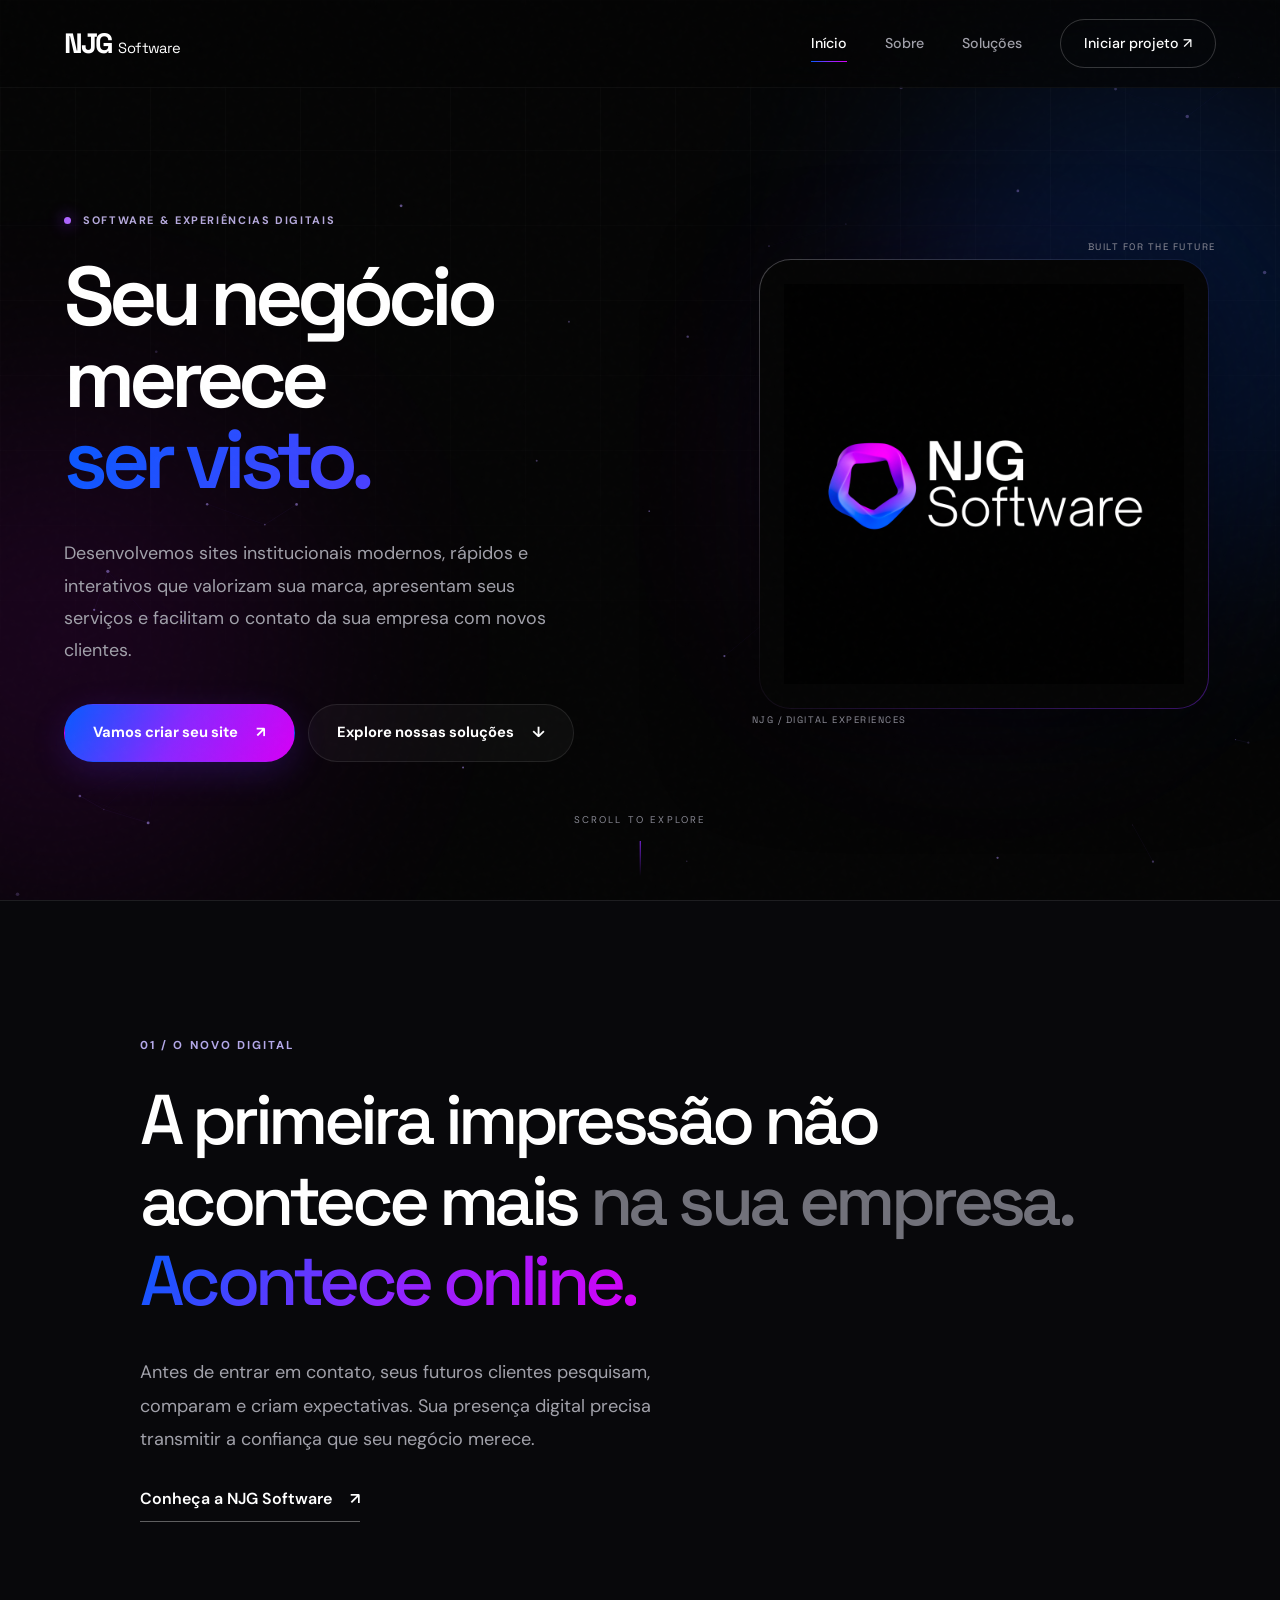
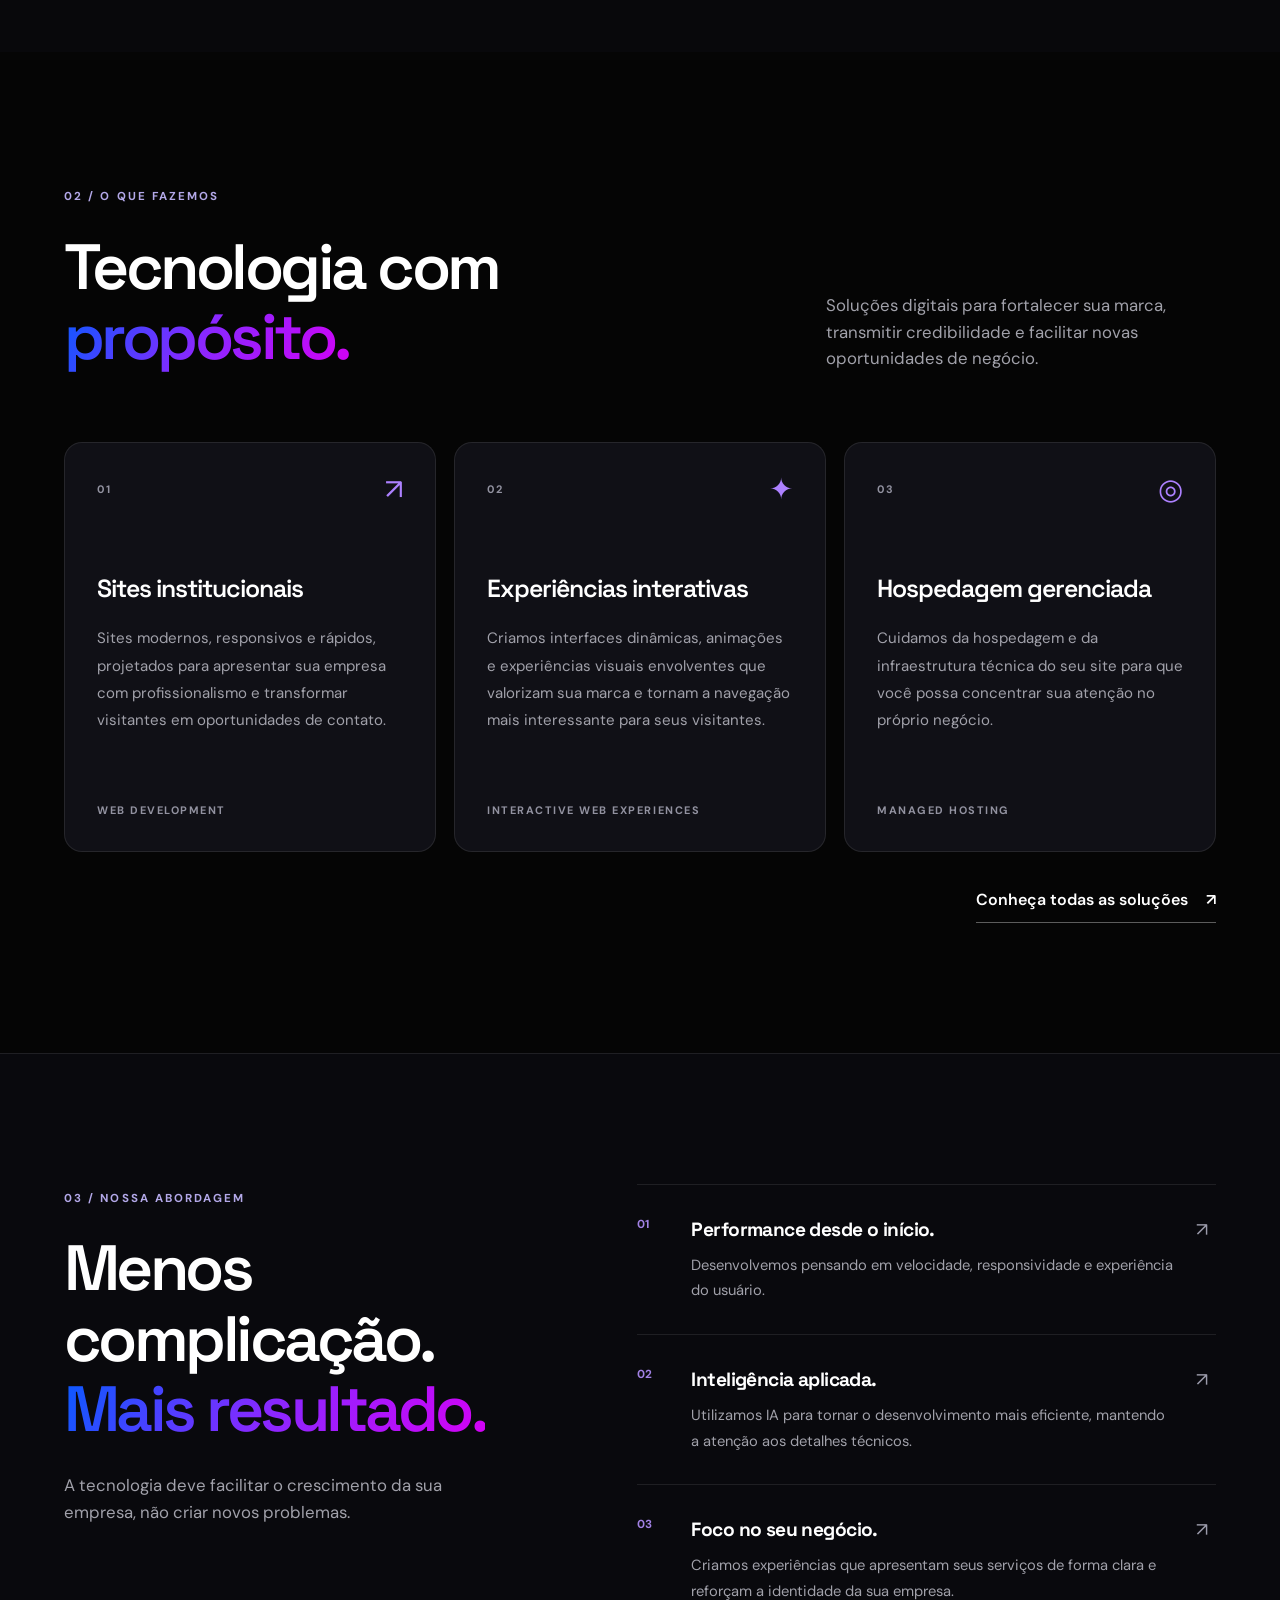
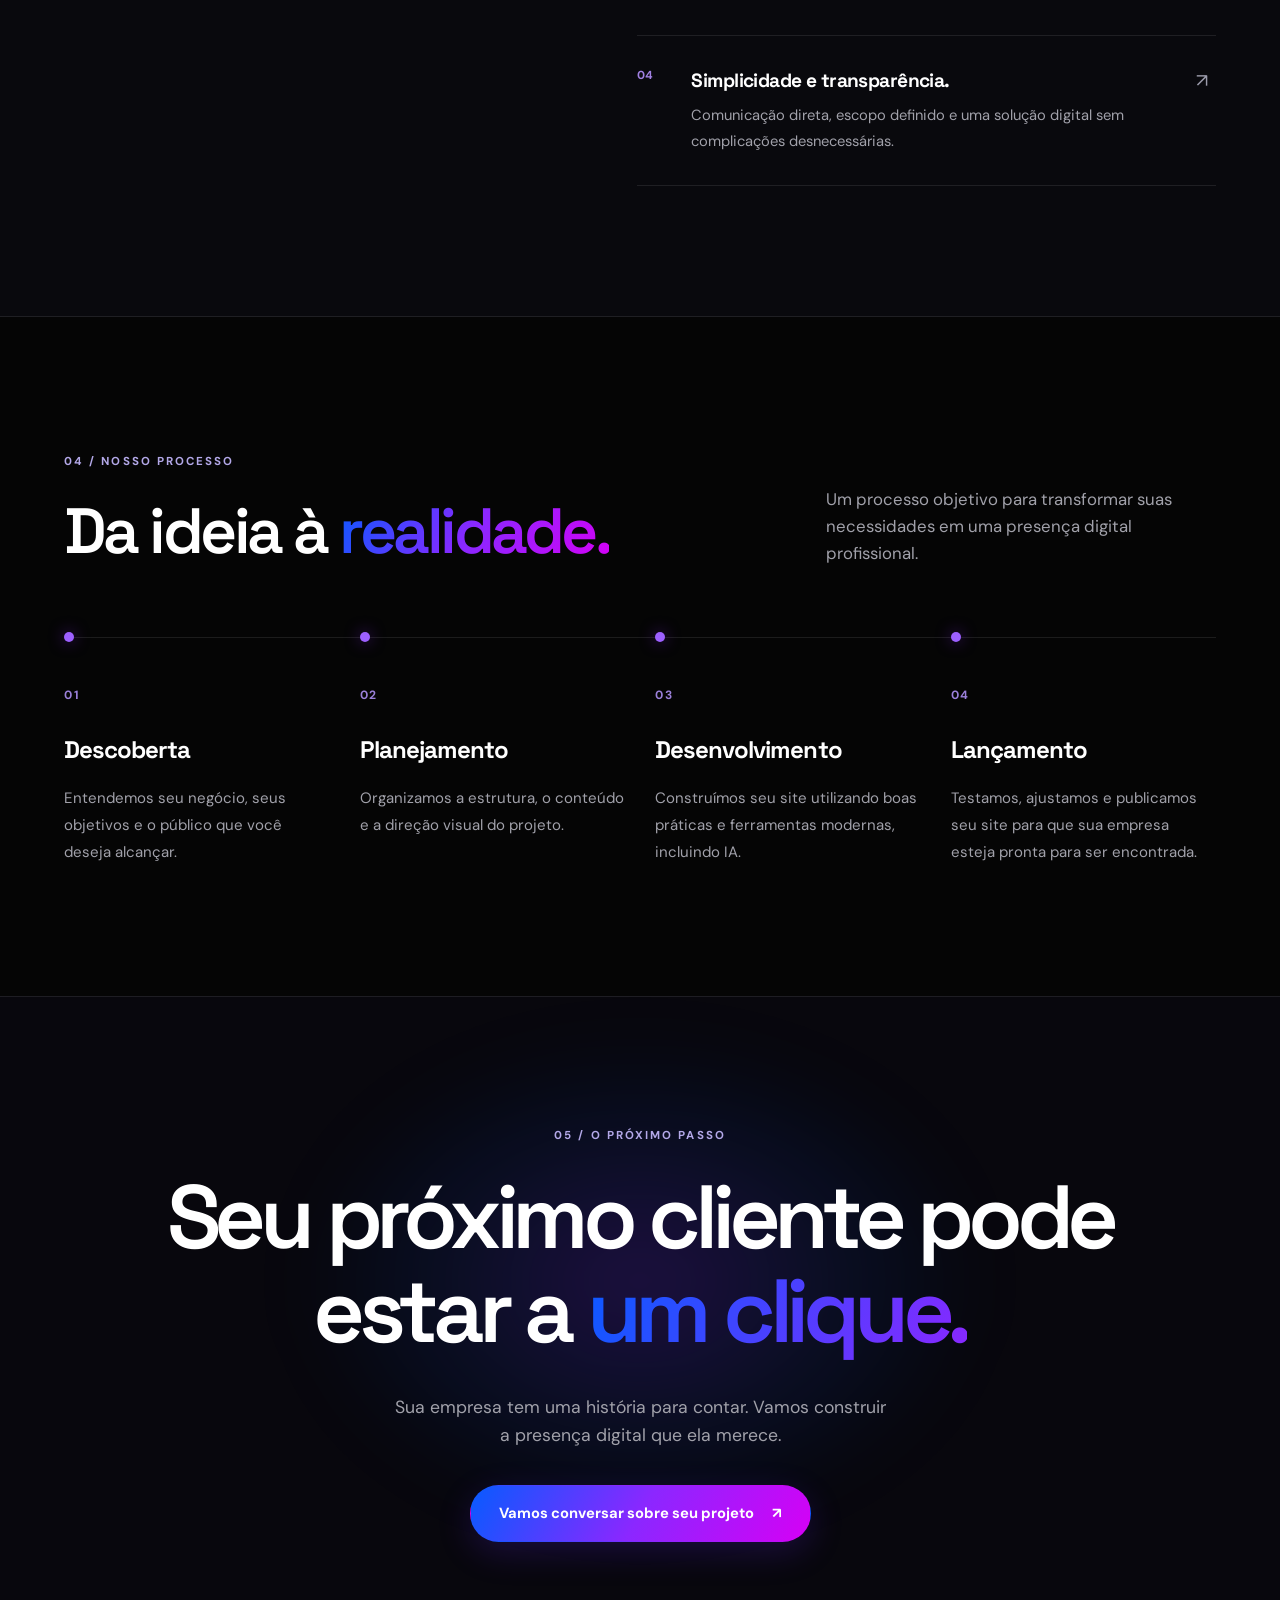
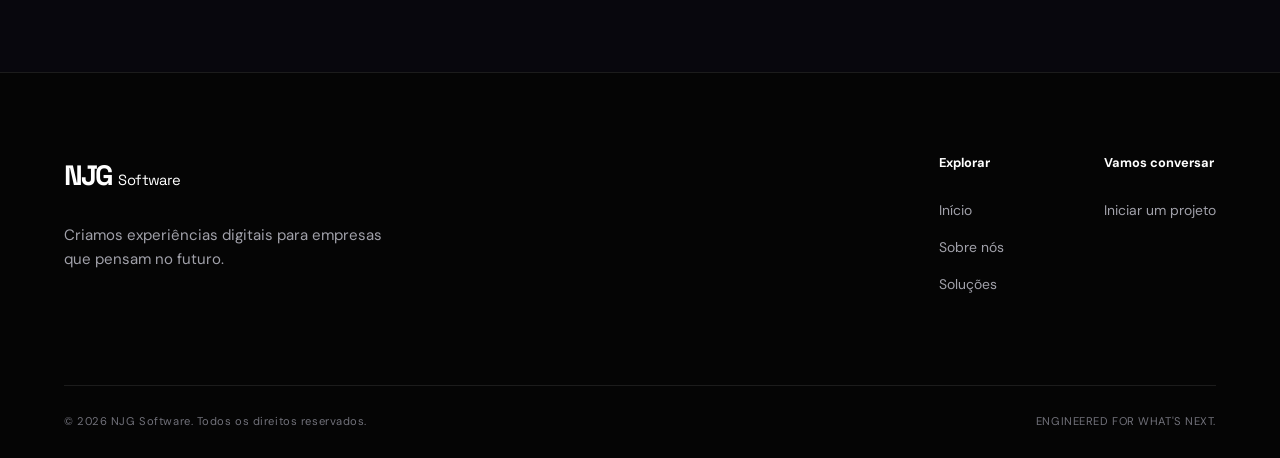
<file: index.html>
<!DOCTYPE html>
<html lang="pt-BR">
<head>
  <meta charset="UTF-8">
  <meta name="viewport" content="width=device-width, initial-scale=1.0">

  <meta name="theme-color" content="#050505">
  
  <!-- SEO PRINCIPAL -->
  <title>Criação de Sites Profissionais | NJG Software</title>

  <meta
    name="description"
    content="Criação de sites institucionais modernos e responsivos para empresas. Valorize sua marca, apresente seus serviços e facilite o contato com clientes."
  >

  <meta name="robots" content="index, follow">
  <meta name="author" content="NJG Software">


  <!-- OPEN GRAPH -->
  <meta property="og:type" content="website">

  <meta
    property="og:locale"
    content="pt_BR"
  >

  <meta
    property="og:site_name"
    content="NJG Software"
  >

  <meta
    property="og:title"
    content="NJG Software | Criação de Sites Profissionais"
  >

  <meta
    property="og:description"
    content="Desenvolvemos sites modernos, interativos e profissionais que valorizam sua marca e aproximam sua empresa de novos clientes."
  >

  <!-- TWITTER / X -->
  <meta name="twitter:card" content="summary_large_image">

  <meta
    name="twitter:title"
    content="NJG Software | Criação de Sites Profissionais"
  >

  <meta
    name="twitter:description"
    content="Sites institucionais modernos e profissionais para empresas que querem fortalecer sua presença digital."
  >

  <!-- Fontes -->
  <link rel="preconnect" href="https://fonts.googleapis.com">
  <link rel="preconnect" href="https://fonts.gstatic.com" crossorigin>

  <link href="https://fonts.googleapis.com/css2?family=DM+Sans:wght@400;500;600;700&family=Space+Grotesk:wght@400;500;600;700&display=swap" rel="stylesheet">

  <!-- Favicon -->
  <link rel="icon" href="./assets/images/njg-logo.png" type="image/png">

  <!-- Estilos -->
  <link rel="stylesheet" href="css/style.css">
  <link rel="stylesheet" href="css/animations.css">
  <link rel="stylesheet" href="css/responsive.css">

  <!-- JavaScript -->
  <script src="js/main.js" defer></script>
  <script src="js/animations.js" defer></script>
</head>

<body>

  <!-- ELEMENTOS VISUAIS GLOBAIS -->
  <div class="cursor-glow" aria-hidden="true"></div>
  <div class="noise-overlay" aria-hidden="true"></div>

  <!-- HEADER -->
  <header class="site-header" id="site-header">
    <nav class="navbar container" aria-label="Navegação principal">

      <a href="index.html" class="brand" aria-label="NJG Software - Início">
        <span class="brand-name">NJG</span>
        <span class="brand-detail">Software</span>
      </a>

      <button
        class="menu-toggle"
        type="button"
        aria-label="Abrir menu"
        aria-expanded="false"
        aria-controls="nav-links"
      >
        <span></span>
        <span></span>
        <span></span>
      </button>

      <div class="nav-links" id="nav-links">
        <a href="index.html" class="nav-link active" aria-current="page">Início</a>
        <a href="sobre.html" class="nav-link">Sobre</a>
        <a href="servicos.html" class="nav-link">Soluções</a>
        <a href="contato.html" class="nav-link nav-cta">
          Iniciar projeto
          <span aria-hidden="true">↗</span>
        </a>
      </div>

    </nav>
  </header>

  <main id="main-content">

    <!-- HERO -->
    <section class="hero section" id="inicio">

      <div class="hero-background" aria-hidden="true">
        <div class="hero-orb hero-orb-one"></div>
        <div class="hero-orb hero-orb-two"></div>
        <div class="hero-grid"></div>
        <canvas id="particles-canvas"></canvas>
      </div>

      <div class="container hero-content">

        <div class="hero-copy">

          <span class="eyebrow reveal">
            <span class="status-dot"></span>
            SOFTWARE & EXPERIÊNCIAS DIGITAIS
          </span>

          <h1 class="hero-title reveal">
            Seu negócio merece
            <span class="gradient-text">ser visto.</span>
            <span class="sr-only">
              Criação de sites institucionais profissionais
              para empresas.
            </span>
          </h1>

          <p class="hero-description reveal">
              Desenvolvemos sites institucionais modernos,
              rápidos e interativos que valorizam sua marca,
              apresentam seus serviços e facilitam o contato
              da sua empresa com novos clientes.
          </p>

          <div class="hero-actions reveal">
            <a href="contato.html" class="btn btn-primary">
              Vamos criar seu site
              <span aria-hidden="true">↗</span>
            </a>

            <a href="#solucoes" class="btn btn-secondary">
              Explore nossas soluções
              <span aria-hidden="true">↓</span>
            </a>
          </div>

        </div>

        <div class="hero-visual reveal" aria-hidden="true">
          <div class="visual-glow"></div>

          <div class="visual-frame">
            <div class="visual-frame-inner">
              <img
                src="./assets/images/njg-logo.png"
                alt=""
                class="hero-logo"
                width="2000"
                height="2000"
                fetchpriority="high"
              >
            </div>
          </div>

          <span class="visual-label visual-label-top">
            BUILT FOR THE FUTURE
          </span>

          <span class="visual-label visual-label-bottom">
            NJG / DIGITAL EXPERIENCES
          </span>
        </div>

      </div>

      <a href="#manifesto" class="scroll-indicator" aria-label="Rolar para conhecer a NJG Software">
        <span>SCROLL TO EXPLORE</span>
        <span class="scroll-line" aria-hidden="true"></span>
      </a>

    </section>

    <!-- MANIFESTO -->
    <section class="manifesto section" id="manifesto">

      <div class="container manifesto-container">

        <span class="section-label reveal">
          01 / O NOVO DIGITAL
        </span>

        <h2 class="manifesto-title reveal">
          A primeira impressão
          não acontece mais
          <span class="text-muted">na sua empresa.</span>
          <span class="gradient-text">Acontece online.</span>
        </h2>

        <p class="manifesto-description reveal">
          Antes de entrar em contato, seus futuros clientes
          pesquisam, comparam e criam expectativas.
          Sua presença digital precisa transmitir a
          confiança que seu negócio merece.
        </p>

        <a href="sobre.html" class="text-link reveal">
          Conheça a NJG Software
          <span aria-hidden="true">↗</span>
        </a>

      </div>

    </section>

    <!-- SOLUÇÕES -->
    <section class="solutions section" id="solucoes">

      <div class="container">

        <div class="section-heading reveal">
          <div>
            <span class="section-label">02 / O QUE FAZEMOS</span>

            <h2 class="section-title">
              Tecnologia com
              <span class="gradient-text">propósito.</span>
            </h2>
          </div>

          <p class="section-description">
            Soluções digitais para fortalecer sua marca,
            transmitir credibilidade e facilitar novas
            oportunidades de negócio.
          </p>
        </div>

        <div class="solutions-grid">

          <article class="solution-card reveal" data-tilt>
            <div class="card-top">
              <span class="card-number">01</span>
              <span class="card-symbol" aria-hidden="true">↗</span>
            </div>

            <div class="card-content">
              <h3>Sites institucionais</h3>

              <p>
                Sites modernos, responsivos e rápidos,
                projetados para apresentar sua empresa
                com profissionalismo e transformar
                visitantes em oportunidades de contato.
              </p>
            </div>

            <span class="card-tag">WEB DEVELOPMENT</span>
          </article>

          
          <article class="solution-card reveal" data-tilt>
            <div class="card-top">
              <span class="card-number">02</span>
              <span class="card-symbol" aria-hidden="true">✦</span>
            </div>

            <div class="card-content">
              <h3>Experiências interativas</h3>

              <p>
                Criamos interfaces dinâmicas, animações
                e experiências visuais envolventes que
                valorizam sua marca e tornam a navegação
                mais interessante para seus visitantes.
              </p>
            </div>

            <span class="card-tag">INTERACTIVE WEB EXPERIENCES</span>
          </article>


          <article class="solution-card reveal" data-tilt>
            <div class="card-top">
              <span class="card-number">03</span>
              <span class="card-symbol" aria-hidden="true">◎</span>
            </div>

            <div class="card-content">
              <h3>Hospedagem gerenciada</h3>

              <p>
                Cuidamos da hospedagem e da
                infraestrutura técnica do seu site
                para que você possa concentrar
                sua atenção no próprio negócio.
              </p>
            </div>

            <span class="card-tag">MANAGED HOSTING</span>
          </article>

        </div>

        <div class="section-bottom reveal">
          <a href="servicos.html" class="text-link">
            Conheça todas as soluções
            <span aria-hidden="true">↗</span>
          </a>
        </div>

      </div>

    </section>

    <!-- DIFERENCIAIS -->
    <section class="advantages section" id="diferenciais">

      <div class="container advantages-layout">

        <div class="advantages-intro reveal">

          <span class="section-label">
            03 / NOSSA ABORDAGEM
          </span>

          <h2 class="section-title">
            Menos complicação.
            <span class="gradient-text">
              Mais resultado.
            </span>
          </h2>

          <p class="section-description">
            A tecnologia deve facilitar o crescimento
            da sua empresa, não criar novos problemas.
          </p>

        </div>

        <div class="advantages-list">

          <article class="advantage-item reveal">
            <span class="advantage-number">01</span>

            <div>
              <h3>Performance desde o início.</h3>
              <p>
                Desenvolvemos pensando em velocidade,
                responsividade e experiência do usuário.
              </p>
            </div>

            <span class="advantage-arrow" aria-hidden="true">↗</span>
          </article>

          <article class="advantage-item reveal">
            <span class="advantage-number">02</span>

            <div>
              <h3>Inteligência aplicada.</h3>
              <p>
                Utilizamos IA para tornar o desenvolvimento
                mais eficiente, mantendo a atenção aos
                detalhes técnicos.
              </p>
            </div>

            <span class="advantage-arrow" aria-hidden="true">↗</span>
          </article>

          <article class="advantage-item reveal">
            <span class="advantage-number">03</span>

            <div>
              <h3>Foco no seu negócio.</h3>
              <p>
                Criamos experiências que apresentam
                seus serviços de forma clara e reforçam
                a identidade da sua empresa.
              </p>
            </div>

            <span class="advantage-arrow" aria-hidden="true">↗</span>
          </article>

          <article class="advantage-item reveal">
            <span class="advantage-number">04</span>

            <div>
              <h3>Simplicidade e transparência.</h3>
              <p>
                Comunicação direta, escopo definido
                e uma solução digital sem complicações
                desnecessárias.
              </p>
            </div>

            <span class="advantage-arrow" aria-hidden="true">↗</span>
          </article>

        </div>

      </div>

    </section>

    <!-- PROCESSO -->
    <section class="process section" id="processo">

      <div class="container">

        <div class="section-heading reveal">
          <div>
            <span class="section-label">04 / NOSSO PROCESSO</span>

            <h2 class="section-title">
              Da ideia à
              <span class="gradient-text">realidade.</span>
            </h2>
          </div>

          <p class="section-description">
            Um processo objetivo para transformar
            suas necessidades em uma presença
            digital profissional.
          </p>
        </div>

        <div class="process-timeline">

          <div class="timeline-progress" aria-hidden="true"></div>

          <article class="process-step reveal">
            <span class="step-number">01</span>
            <h3>Descoberta</h3>
            <p>
              Entendemos seu negócio, seus objetivos
              e o público que você deseja alcançar.
            </p>
          </article>

          <article class="process-step reveal">
            <span class="step-number">02</span>
            <h3>Planejamento</h3>
            <p>
              Organizamos a estrutura, o conteúdo
              e a direção visual do projeto.
            </p>
          </article>

          <article class="process-step reveal">
            <span class="step-number">03</span>
            <h3>Desenvolvimento</h3>
            <p>
              Construímos seu site utilizando
              boas práticas e ferramentas modernas,
              incluindo IA.
            </p>
          </article>

          <article class="process-step reveal">
            <span class="step-number">04</span>
            <h3>Lançamento</h3>
            <p>
              Testamos, ajustamos e publicamos
              seu site para que sua empresa
              esteja pronta para ser encontrada.
            </p>
          </article>

        </div>

      </div>

    </section>

    <!-- CHAMADA FINAL -->
    <section class="final-cta section" id="iniciar-projeto">

      <div class="cta-background" aria-hidden="true">
        <div class="cta-glow"></div>
      </div>

      <div class="container cta-content">

        <span class="section-label reveal">
          05 / O PRÓXIMO PASSO
        </span>

        <h2 class="cta-title reveal">
          Seu próximo cliente
          pode estar a
          <span class="gradient-text">
            um clique.
          </span>
        </h2>

        <p class="cta-description reveal">
          Sua empresa tem uma história para contar.
          Vamos construir a presença digital
          que ela merece.
        </p>

        <a href="contato.html" class="btn btn-primary reveal">
          Vamos conversar sobre seu projeto
          <span aria-hidden="true">↗</span>
        </a>

      </div>

    </section>

  </main>

  <!-- FOOTER -->
  <footer class="site-footer">

    <div class="container">

      <div class="footer-main">

        <div class="footer-brand">
          <a href="index.html" class="brand" aria-label="NJG Software - Início">
            <span class="brand-name">NJG</span>
            <span class="brand-detail">Software</span>
          </a>

          <p>
            Criamos experiências digitais
            para empresas que pensam no futuro.
          </p>
        </div>

        <div class="footer-navigation">
          <div class="footer-column">
            <h3>Explorar</h3>
            <a href="index.html">Início</a>
            <a href="sobre.html">Sobre nós</a>
            <a href="servicos.html">Soluções</a>
          </div>

          <div class="footer-column">
            <h3>Vamos conversar</h3>
            <a href="contato.html">Iniciar um projeto</a>
          </div>
        </div>

      </div>

      <div class="footer-bottom">
        <span>
          © <span id="current-year">2026</span> NJG Software.
          Todos os direitos reservados.
        </span>

        <span>
          ENGINEERED FOR WHAT'S NEXT.
        </span>
      </div>

    </div>

  </footer>

</body>
</html>
</file>
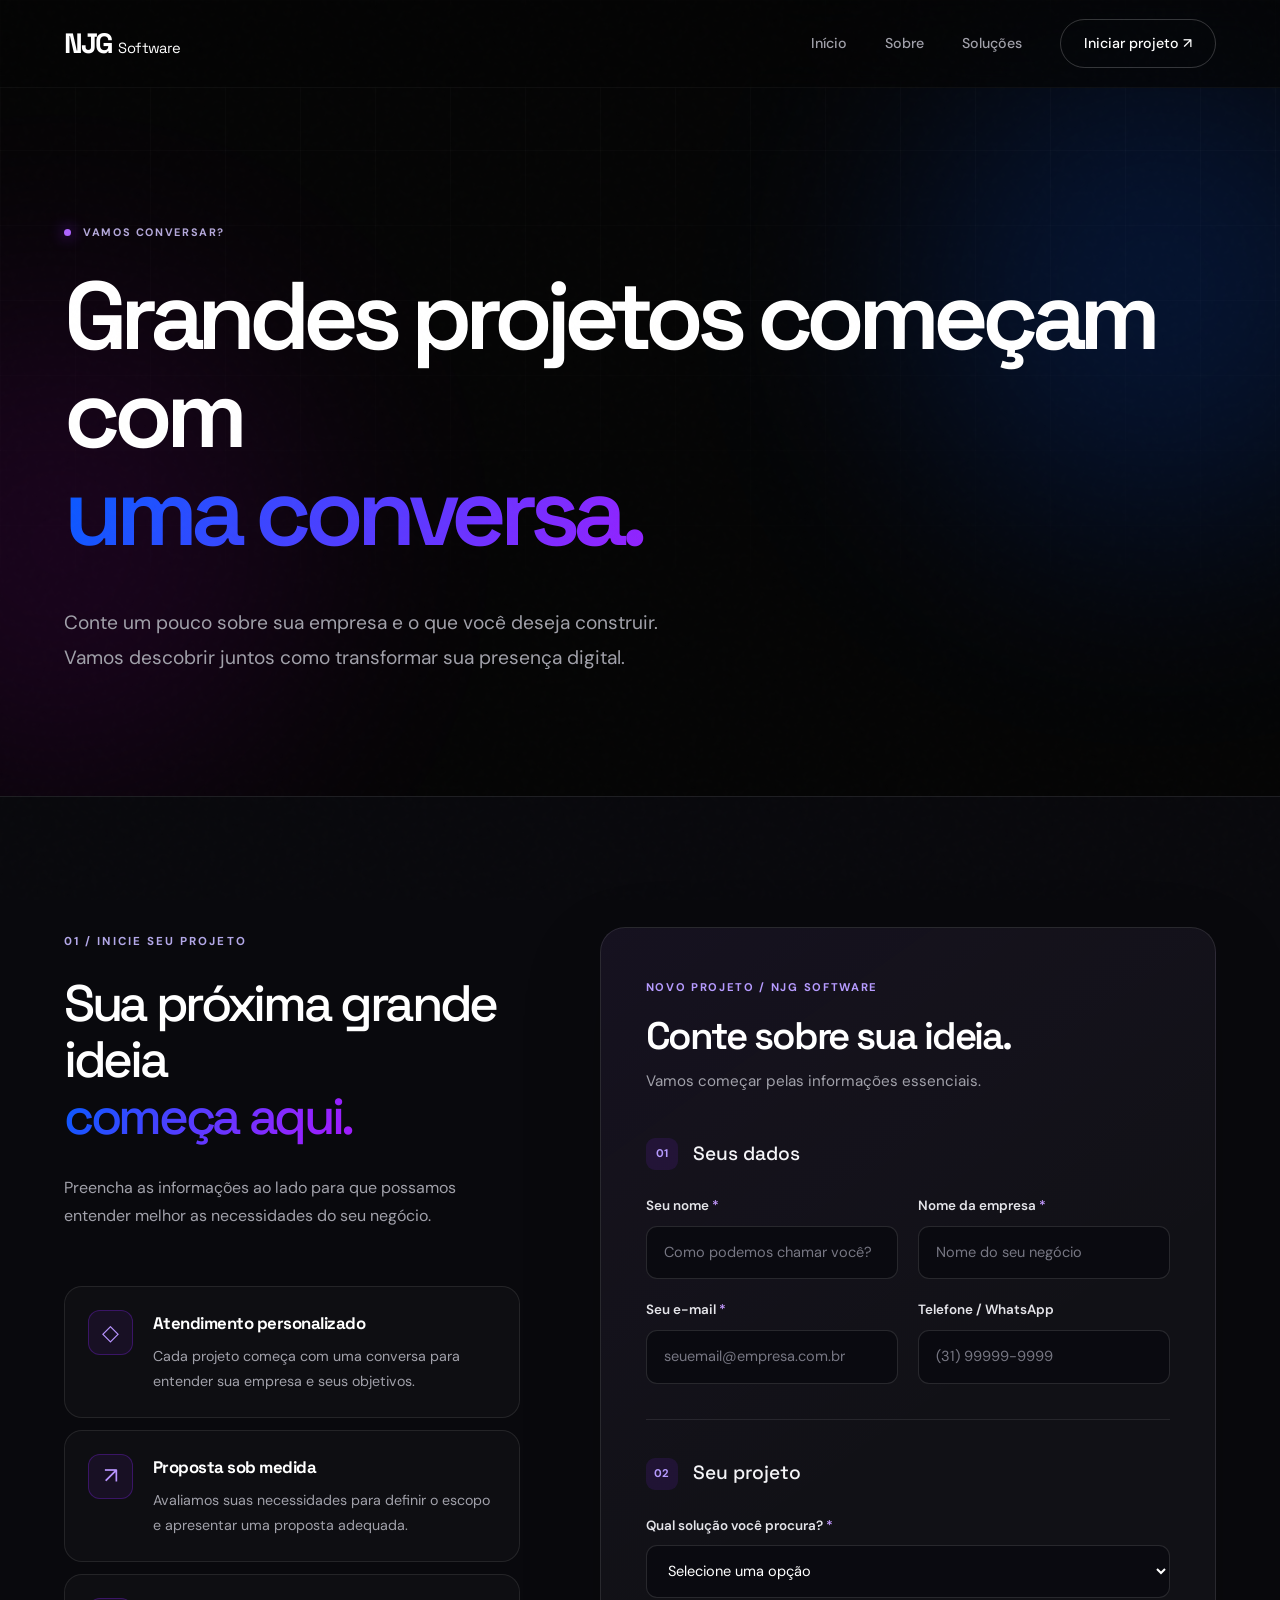
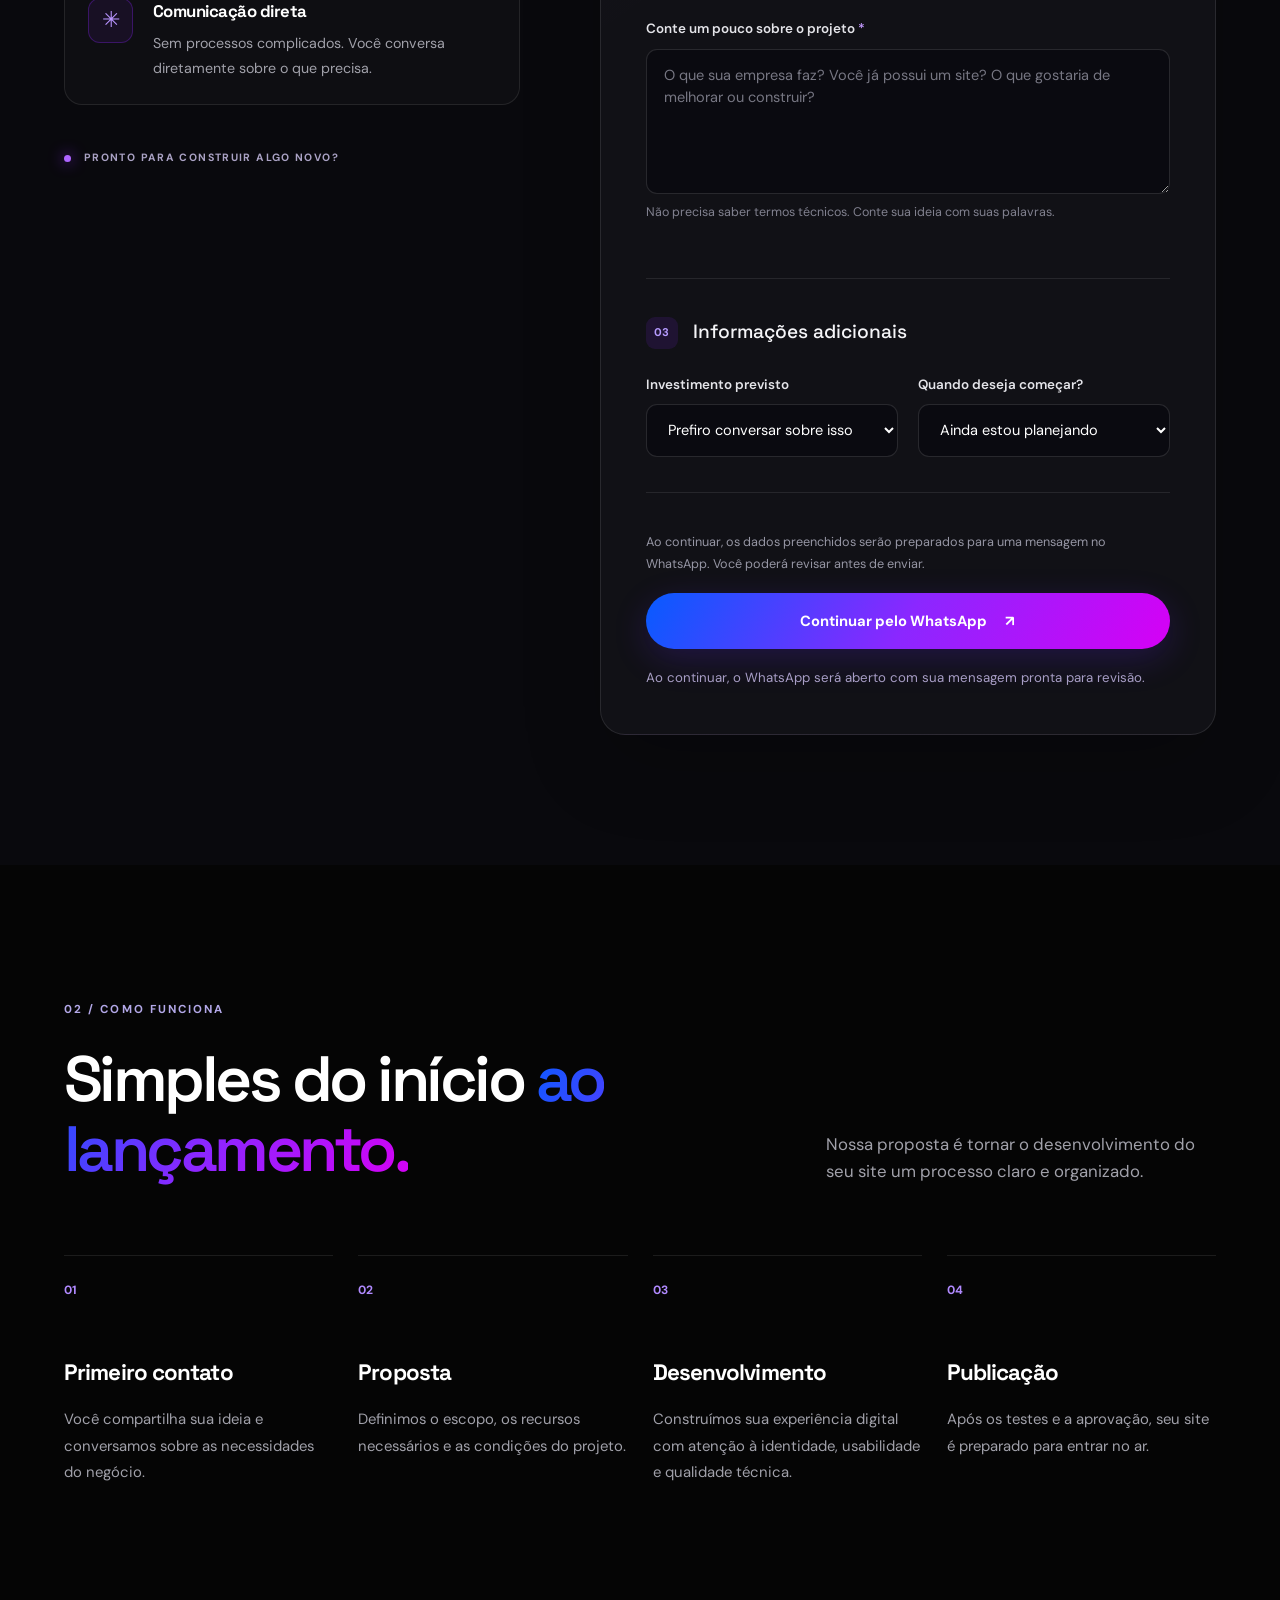
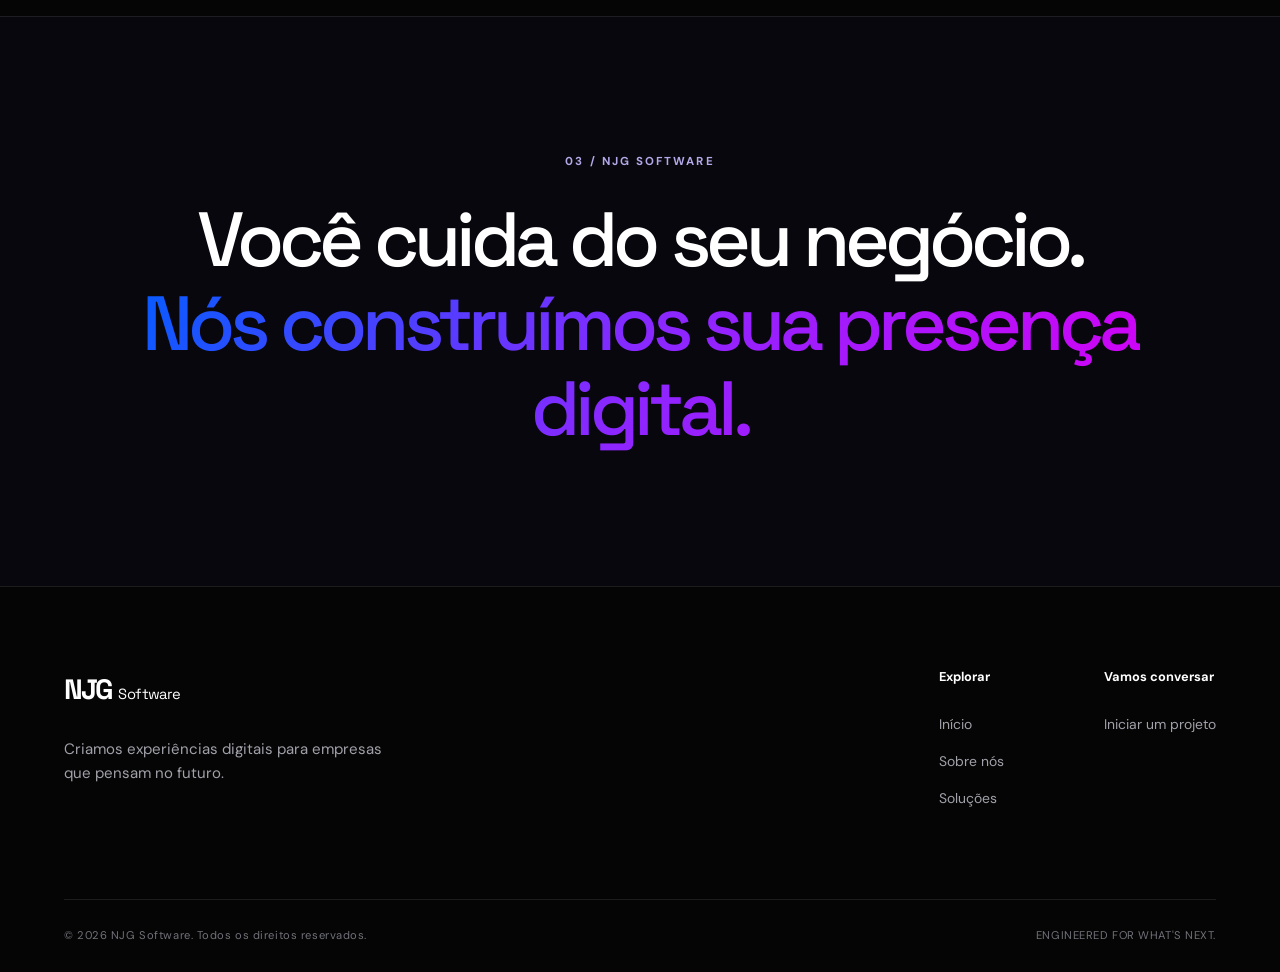
<file: contato.html>
<!DOCTYPE html>
<html lang="pt-BR">

<head>
  <meta charset="UTF-8">
  <meta name="viewport" content="width=device-width, initial-scale=1.0">

  <meta name="theme-color" content="#050505">

  <!-- SEO PRINCIPAL -->
  <title>Solicite um Orçamento de Site | NJG Software</title>

  <meta
    name="description"
    content="Precisa de um site profissional para sua empresa? Entre em contato com a NJG Software, conte sobre seu projeto e solicite uma proposta."
  >

  <meta name="robots" content="index, follow">
  <meta name="author" content="NJG Software">

  <!-- OPEN GRAPH -->
  <meta property="og:type" content="website">
  <meta property="og:locale" content="pt_BR">
  <meta property="og:site_name" content="NJG Software">

  <meta
    property="og:title"
    content="Solicite uma Proposta | NJG Software"
  >

  <meta
    property="og:description"
    content="Conte sobre seu projeto e descubra como a NJG Software pode ajudar sua empresa a construir uma presença digital profissional."
  >

  <!-- TWITTER / X -->
  <meta name="twitter:card" content="summary_large_image">

  <meta
    name="twitter:title"
    content="Entre em Contato | NJG Software"
  >

  <meta
    name="twitter:description"
    content="Solicite um orçamento para desenvolver o site da sua empresa."
  >


  <!-- Fontes -->
  <link rel="preconnect" href="https://fonts.googleapis.com">
  <link rel="preconnect" href="https://fonts.gstatic.com" crossorigin>

  <link
    href="https://fonts.googleapis.com/css2?family=DM+Sans:wght@400;500;600;700&family=Space+Grotesk:wght@400;500;600;700&display=swap"
    rel="stylesheet"
  >

  <link
    rel="icon"
    href="./assets/images/njg-logo.png"
    type="image/png"
  >

  <!-- Estilos -->
  <link rel="stylesheet" href="css/style.css">
  <link rel="stylesheet" href="css/animations.css">
  <link rel="stylesheet" href="css/responsive.css">
  <link rel="stylesheet" href="css/pages.css">

  <!-- JavaScript -->
  <script src="js/main.js" defer></script>
  <script src="js/animations.js" defer></script>
  <script src="js/contact.js" defer></script>

</head>

<body class="contact-page">

  <!-- EFEITOS GLOBAIS -->
  <div class="cursor-glow" aria-hidden="true"></div>
  <div class="noise-overlay" aria-hidden="true"></div>

  <!-- HEADER -->
  <header class="site-header" id="site-header">

    <nav
      class="navbar container"
      aria-label="Navegação principal"
    >

      <a
        href="index.html"
        class="brand"
        aria-label="NJG Software - Início"
      >
        <span class="brand-name">NJG</span>
        <span class="brand-detail">Software</span>
      </a>

      <button
        class="menu-toggle"
        type="button"
        aria-label="Abrir menu"
        aria-expanded="false"
        aria-controls="nav-links"
      >
        <span></span>
        <span></span>
        <span></span>
      </button>

      <div class="nav-links" id="nav-links">

        <a href="index.html" class="nav-link">
          Início
        </a>

        <a href="sobre.html" class="nav-link">
          Sobre
        </a>

        <a href="servicos.html" class="nav-link">
          Soluções
        </a>

        <a
          href="contato.html"
          class="nav-link nav-cta active"
          aria-current="page"
        >
          Iniciar projeto
          <span aria-hidden="true">↗</span>
        </a>

      </div>

    </nav>
  </header>

  <main id="main-content">

    <!-- 01. HERO -->
    <section class="contact-hero section">

      <div
        class="contact-hero-background"
        aria-hidden="true"
      >
        <div class="hero-orb hero-orb-one"></div>
        <div class="hero-orb hero-orb-two"></div>
        <div class="hero-grid"></div>
      </div>

      <div class="container">

        <span class="eyebrow reveal">
          <span class="status-dot"></span>
          VAMOS CONVERSAR?
        </span>

        <h1 class="contact-hero-title reveal">
          Grandes projetos
          começam com
          <span class="gradient-text">
            uma conversa.
          </span>
        </h1>

        <p class="contact-hero-description reveal">
          Conte um pouco sobre sua empresa
          e o que você deseja construir.
          Vamos descobrir juntos como
          transformar sua presença digital.
        </p>

      </div>

    </section>

    <!-- 02. FORMULÁRIO -->
    <section
      class="contact-main section"
      id="solicitar-orcamento"
    >

      <div class="container contact-layout">

        <!-- COLUNA DE INFORMAÇÕES -->
        <aside class="contact-information">

          <div class="contact-information-heading reveal">

            <span class="section-label">
              01 / INICIE SEU PROJETO
            </span>

            <h2>
              Sua próxima
              grande ideia
              <span class="gradient-text">
                começa aqui.
              </span>
            </h2>

            <p>
              Preencha as informações ao lado
              para que possamos entender melhor
              as necessidades do seu negócio.
            </p>

          </div>

          <div class="contact-info-cards">

            <div class="contact-info-card reveal">

              <span
                class="contact-info-icon"
                aria-hidden="true"
              >
                ◇
              </span>

              <div>
                <h3>Atendimento personalizado</h3>

                <p>
                  Cada projeto começa com uma
                  conversa para entender sua
                  empresa e seus objetivos.
                </p>
              </div>

            </div>

            <div class="contact-info-card reveal">

              <span
                class="contact-info-icon"
                aria-hidden="true"
              >
                ↗
              </span>

              <div>
                <h3>Proposta sob medida</h3>

                <p>
                  Avaliamos suas necessidades
                  para definir o escopo e
                  apresentar uma proposta adequada.
                </p>
              </div>

            </div>

            <div class="contact-info-card reveal">

              <span
                class="contact-info-icon"
                aria-hidden="true"
              >
                ✳
              </span>

              <div>
                <h3>Comunicação direta</h3>

                <p>
                  Sem processos complicados.
                  Você conversa diretamente
                  sobre o que precisa.
                </p>
              </div>

            </div>

          </div>

          <div class="contact-side-note reveal">
            <span class="status-dot"></span>
            <span>PRONTO PARA CONSTRUIR ALGO NOVO?</span>
          </div>

        </aside>

        <!-- COLUNA DO FORMULÁRIO -->
        <div class="contact-form-wrapper reveal">

          <div class="contact-form-header">

            <span class="form-eyebrow">
              NOVO PROJETO / NJG SOFTWARE
            </span>

            <h2>Conte sobre sua ideia.</h2>

            <p>
              Vamos começar pelas informações
              essenciais.
            </p>

          </div>

          <form id="project-form">

            <!-- DADOS PESSOAIS -->
            <fieldset class="form-section">

              <legend>
                <span class="form-section-number">01</span>
                Seus dados
              </legend>

              <div class="form-grid">

                <div class="form-group">
                  <label for="client-name">
                    Seu nome <span>*</span>
                  </label>

                  <input
                    type="text"
                    id="client-name"
                    name="clientName"
                    placeholder="Como podemos chamar você?"
                    autocomplete="name"
                    maxlength="100"
                    required
                  >
                </div>

                <div class="form-group">
                  <label for="company-name">
                    Nome da empresa <span>*</span>
                  </label>

                  <input
                    type="text"
                    id="company-name"
                    name="companyName"
                    placeholder="Nome do seu negócio"
                    autocomplete="organization"
                    maxlength="120"
                    required
                  >
                </div>

                <div class="form-group">
                  <label for="client-email">
                    Seu e-mail <span>*</span>
                  </label>

                  <input
                    type="email"
                    id="client-email"
                    name="clientEmail"
                    placeholder="seuemail@empresa.com.br"
                    autocomplete="email"
                    maxlength="254"
                    required
                  >
                </div>

                <div class="form-group">
                  <label for="client-phone">
                    Telefone / WhatsApp
                  </label>

                  <input
                    type="tel"
                    id="client-phone"
                    name="clientPhone"
                    placeholder="(31) 99999-9999"
                    autocomplete="tel"
                    maxlength="25"
                  >
                </div>

              </div>

            </fieldset>

            <!-- TIPO DE PROJETO -->
            <fieldset class="form-section">

              <legend>
                <span class="form-section-number">02</span>
                Seu projeto
              </legend>

              <div class="form-group">

                <label for="project-type">
                  Qual solução você procura? <span>*</span>
                </label>

                <select
                  id="project-type"
                  name="projectType"
                  required
                >
                  <option value="" disabled selected>
                    Selecione uma opção
                  </option>

                  <option value="Site institucional">
                    Site institucional
                  </option>

                  <option value="Modernização de site">
                    Modernização de um site existente
                  </option>

                  <option value="Site com experiências interativas">
                    Site com experiências interativas
                  </option>

                  <option value="Hospedagem gerenciada">
                    Hospedagem gerenciada
                  </option>

                  <option value="Ainda não sei">
                    Ainda não tenho certeza
                  </option>

                </select>

              </div>

              <div class="form-group">

                <label for="project-description">
                  Conte um pouco sobre o projeto
                  <span>*</span>
                </label>

                <textarea
                  id="project-description"
                  name="projectDescription"
                  rows="5"
                  maxlength="1500"
                  placeholder="O que sua empresa faz? Você já possui um site? O que gostaria de melhorar ou construir?"
                  required
                ></textarea>

                <span class="form-helper">
                  Não precisa saber termos técnicos.
                  Conte sua ideia com suas palavras.
                </span>

              </div>

            </fieldset>

            <!-- INFORMAÇÕES ADICIONAIS -->
            <fieldset class="form-section">

              <legend>
                <span class="form-section-number">03</span>
                Informações adicionais
              </legend>

              <div class="form-grid">

                <div class="form-group">

                  <label for="project-budget">
                    Investimento previsto
                  </label>

                  <select
                    id="project-budget"
                    name="projectBudget"
                  >
                    <option value="" selected>
                      Prefiro conversar sobre isso
                    </option>

                    <option value="Até R$ 1.000">
                      Até R$ 1.000
                    </option>

                    <option value="R$ 1.000 a R$ 2.500">
                      R$ 1.000 a R$ 2.500
                    </option>

                    <option value="R$ 2.500 a R$ 5.000">
                      R$ 2.500 a R$ 5.000
                    </option>

                    <option value="Acima de R$ 5.000">
                      Acima de R$ 5.000
                    </option>

                  </select>

                </div>

                <div class="form-group">

                  <label for="project-timeline">
                    Quando deseja começar?
                  </label>

                  <select
                    id="project-timeline"
                    name="projectTimeline"
                  >
                    <option value="" selected>
                      Ainda estou planejando
                    </option>

                    <option value="O quanto antes">
                      O quanto antes
                    </option>

                    <option value="Nas próximas semanas">
                      Nas próximas semanas
                    </option>

                    <option value="No próximo mês">
                      No próximo mês
                    </option>

                    <option value="Sem prazo definido">
                      Sem prazo definido
                    </option>

                  </select>

                </div>

              </div>

            </fieldset>

            <!-- ENVIO -->
            <div class="form-footer">

              <p class="form-privacy">
                Ao continuar, os dados preenchidos
                serão preparados para uma mensagem
                no WhatsApp. Você poderá revisar
                antes de enviar.
              </p>

              <button
                type="submit"
                class="btn btn-primary form-submit"
                id="submit-project"
                disabled
              >
                Continuar pelo WhatsApp
                <span aria-hidden="true">↗</span>
              </button>

              <p
                class="form-feedback"
                id="form-feedback"
                role="status"
                aria-live="polite"
              >
                Estamos preparando este canal de contato.
              </p>

            </div>

          </form>

        </div>

      </div>

    </section>

    <!-- 03. PRÓXIMOS PASSOS -->
    <section class="contact-next section">

      <div class="container">

        <div class="section-heading reveal">

          <div>

            <span class="section-label">
              02 / COMO FUNCIONA
            </span>

            <h2 class="section-title">
              Simples do início
              <span class="gradient-text">
                ao lançamento.
              </span>
            </h2>

          </div>

          <p class="section-description">
            Nossa proposta é tornar o
            desenvolvimento do seu site
            um processo claro e organizado.
          </p>

        </div>

        <div class="contact-steps">

          <article class="contact-step reveal">

            <span class="contact-step-number">01</span>

            <h3>Primeiro contato</h3>

            <p>
              Você compartilha sua ideia
              e conversamos sobre as
              necessidades do negócio.
            </p>

          </article>

          <article class="contact-step reveal">

            <span class="contact-step-number">02</span>

            <h3>Proposta</h3>

            <p>
              Definimos o escopo,
              os recursos necessários
              e as condições do projeto.
            </p>

          </article>

          <article class="contact-step reveal">

            <span class="contact-step-number">03</span>

            <h3>Desenvolvimento</h3>

            <p>
              Construímos sua experiência
              digital com atenção à
              identidade, usabilidade
              e qualidade técnica.
            </p>

          </article>

          <article class="contact-step reveal">

            <span class="contact-step-number">04</span>

            <h3>Publicação</h3>

            <p>
              Após os testes e a aprovação,
              seu site é preparado
              para entrar no ar.
            </p>

          </article>

        </div>

      </div>

    </section>

    <!-- 04. ENCERRAMENTO -->
    <section class="contact-closing section">

      <div class="container contact-closing-content">

        <span class="section-label reveal">
          03 / NJG SOFTWARE
        </span>

        <h2 class="reveal">
          Você cuida do seu negócio.
          <span class="gradient-text">
            Nós construímos sua presença digital.
          </span>
        </h2>

      </div>

    </section>

  </main>

  <!-- FOOTER -->
  <footer class="site-footer">

    <div class="container">

      <div class="footer-main">

        <div class="footer-brand">

          <a
            href="index.html"
            class="brand"
            aria-label="NJG Software - Início"
          >
            <span class="brand-name">NJG</span>
            <span class="brand-detail">Software</span>
          </a>

          <p>
            Criamos experiências digitais
            para empresas que pensam no futuro.
          </p>

        </div>

        <div class="footer-navigation">

          <div class="footer-column">
            <h3>Explorar</h3>
            <a href="index.html">Início</a>
            <a href="sobre.html">Sobre nós</a>
            <a href="servicos.html">Soluções</a>
          </div>

          <div class="footer-column">
            <h3>Vamos conversar</h3>
            <a href="contato.html">Iniciar um projeto</a>
          </div>

        </div>

      </div>

      <div class="footer-bottom">

        <span>
          © <span id="current-year">2026</span>
          NJG Software. Todos os direitos reservados.
        </span>

        <span>ENGINEERED FOR WHAT'S NEXT.</span>

      </div>

    </div>

  </footer>

</body>
</html>
</file>
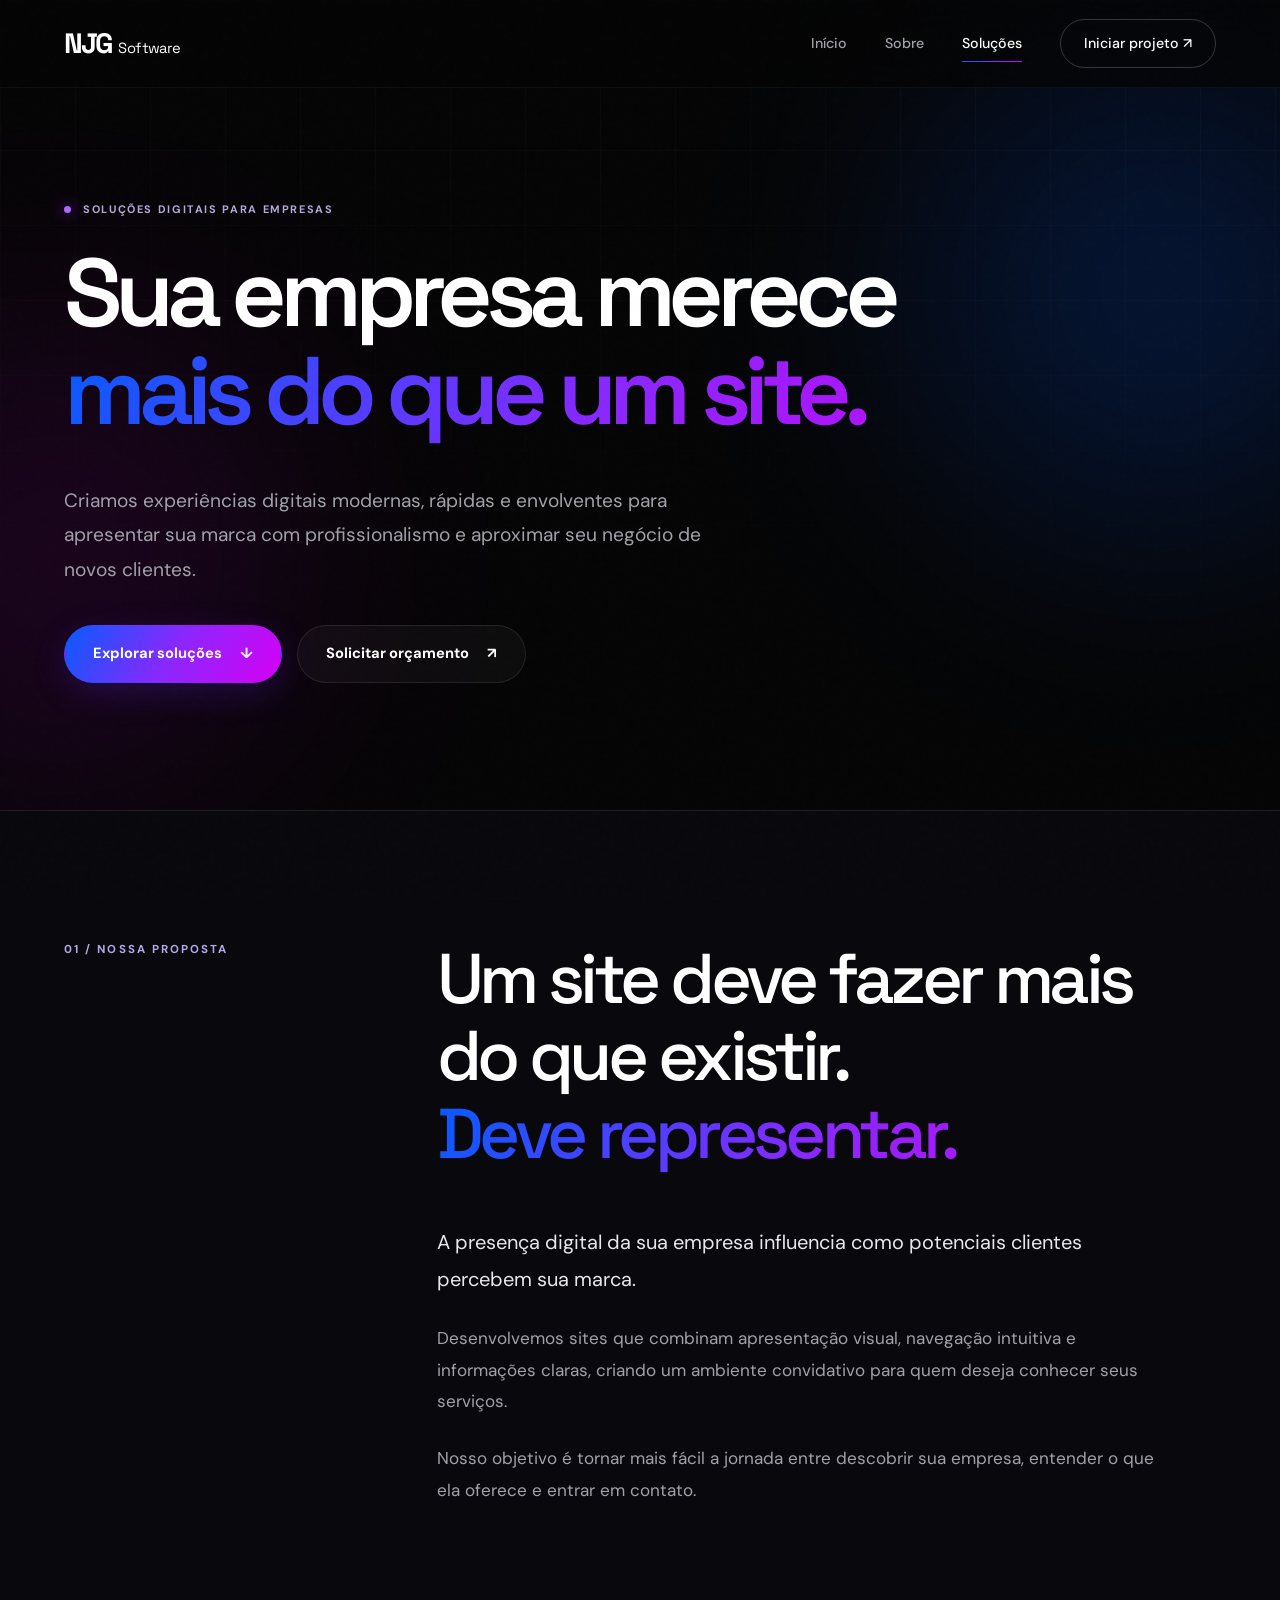
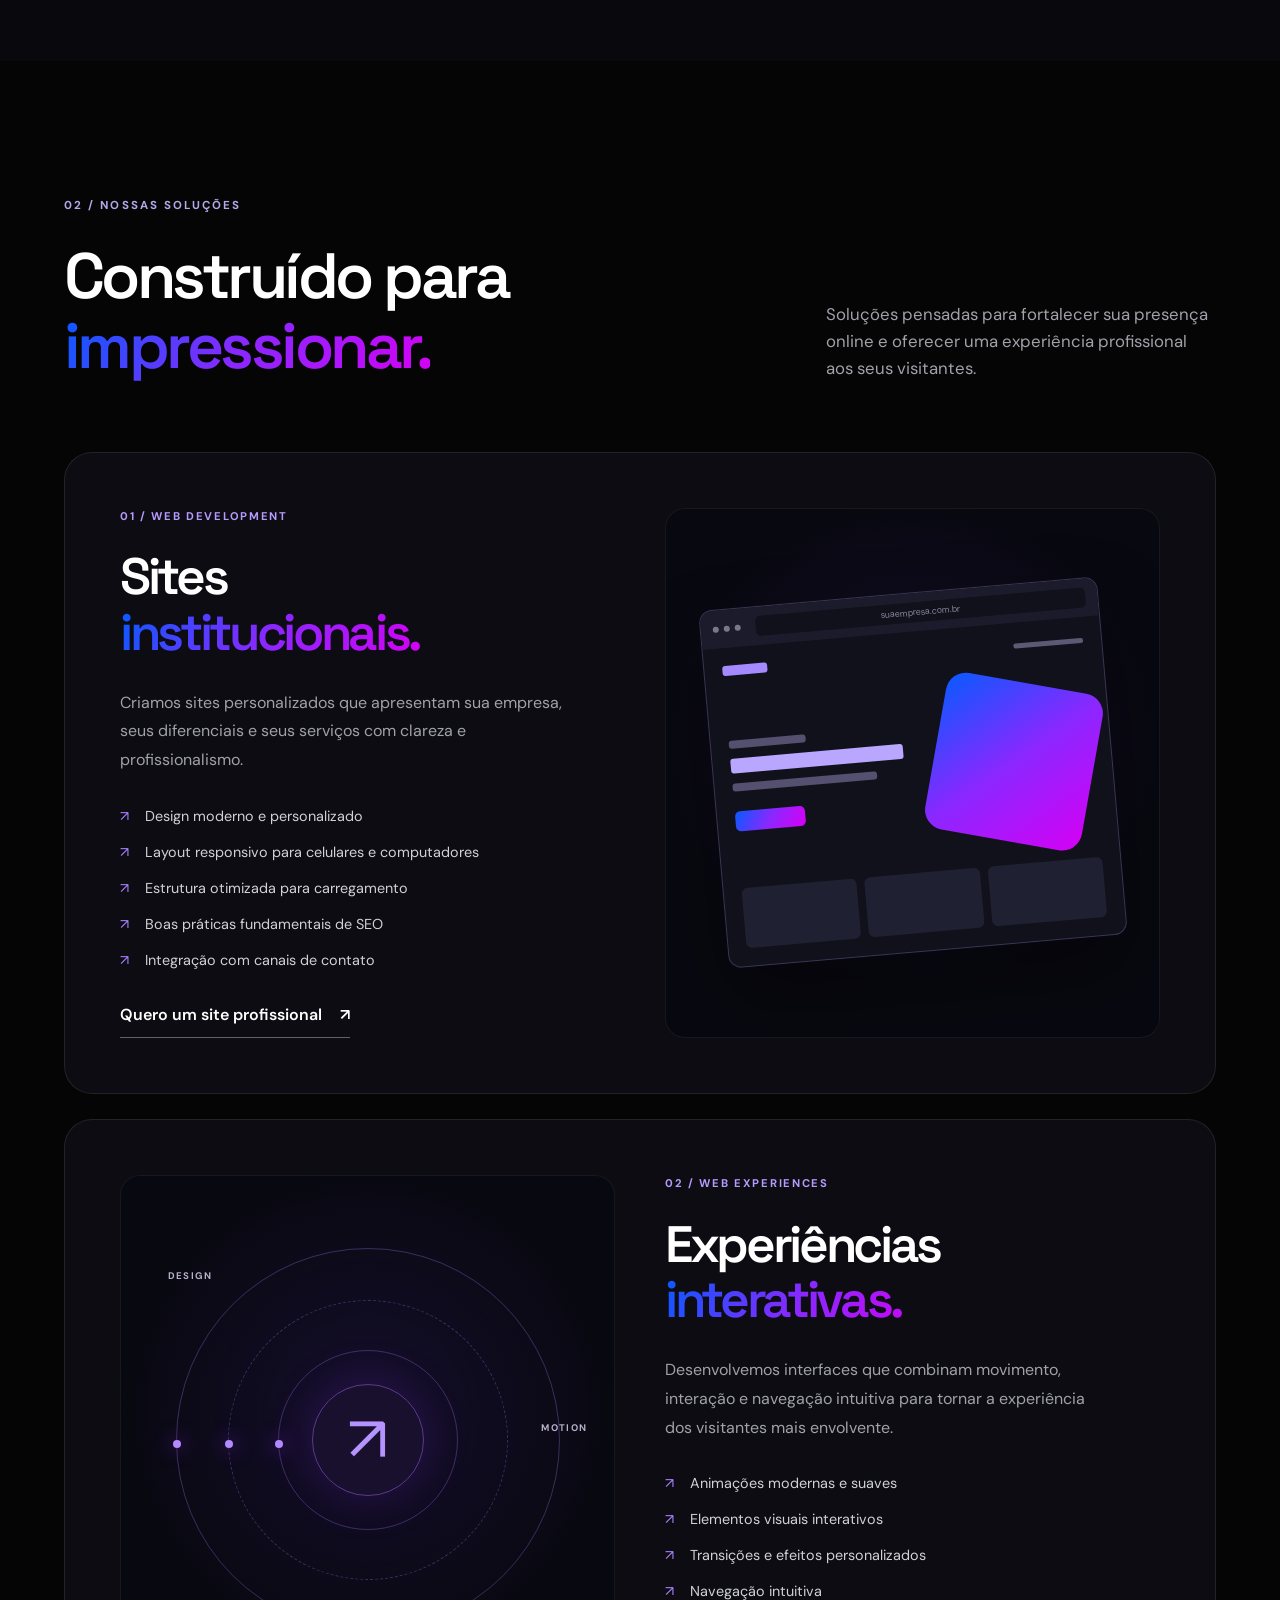
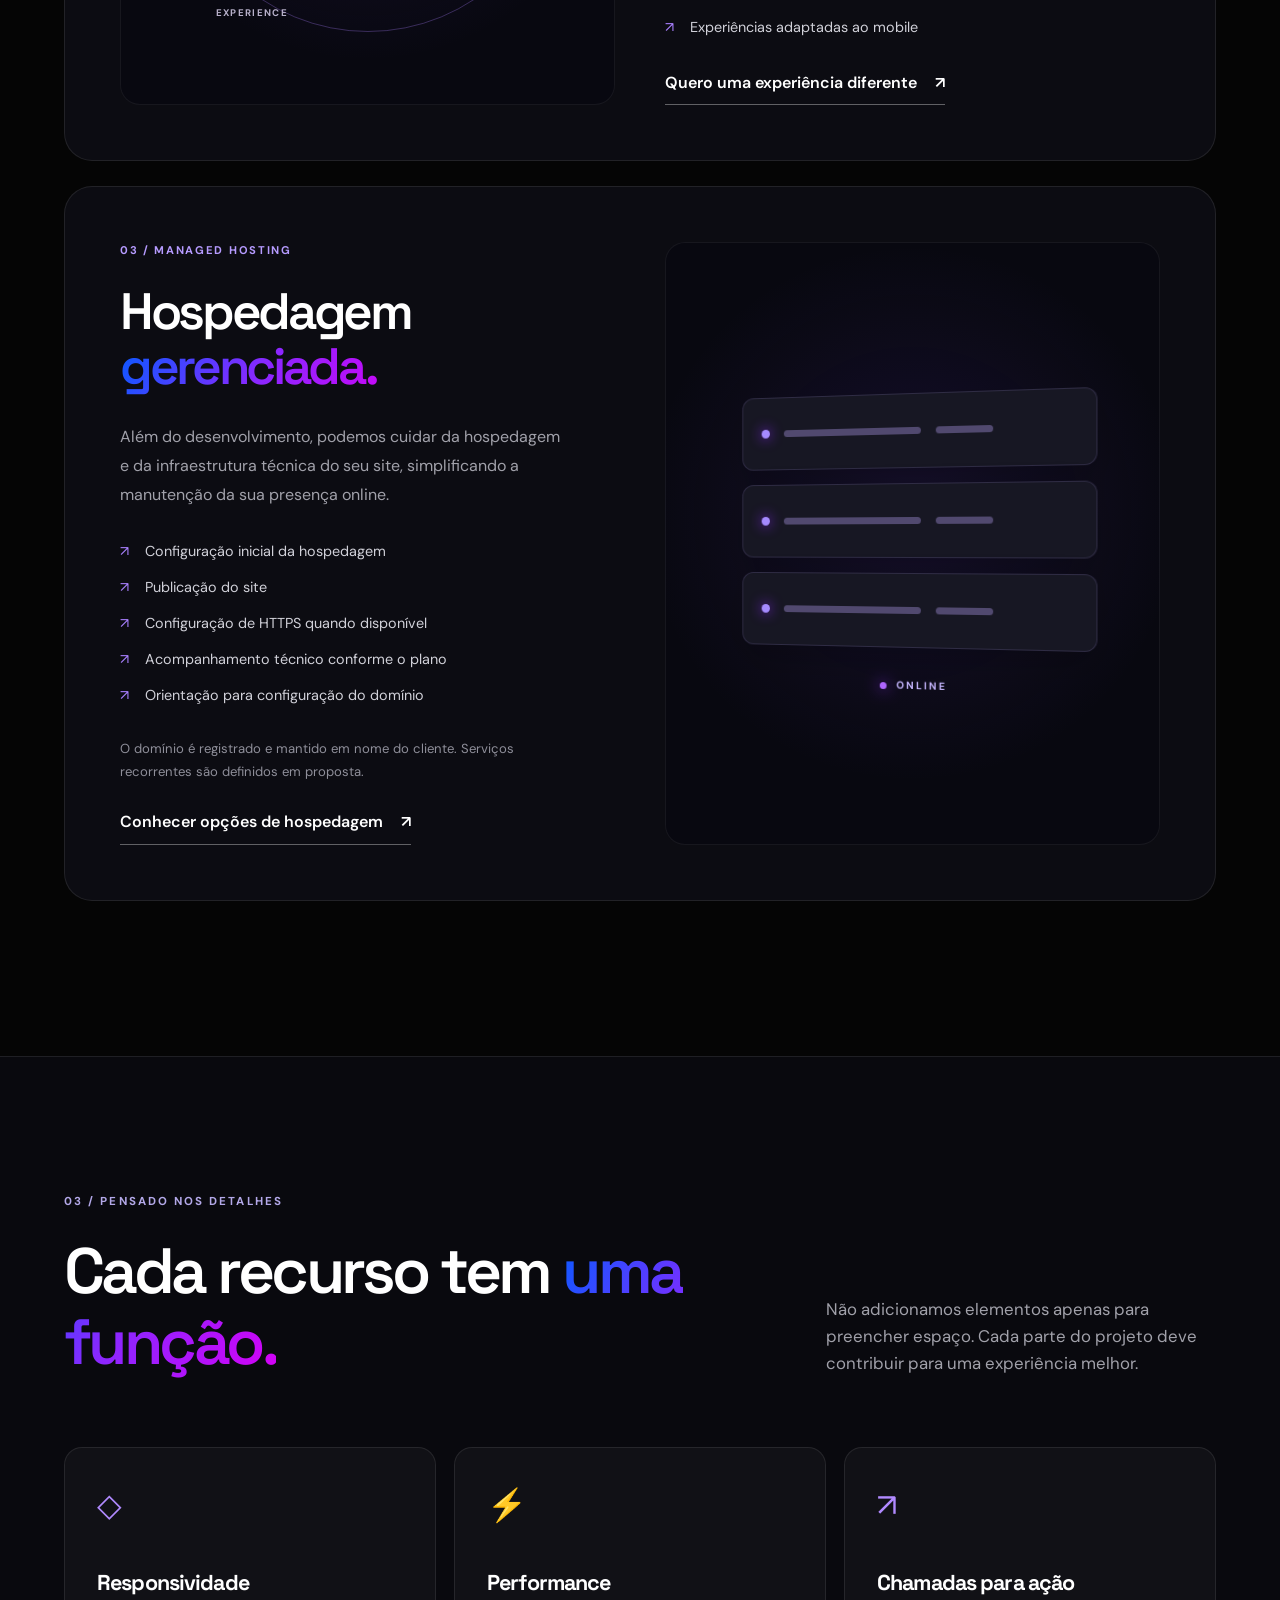
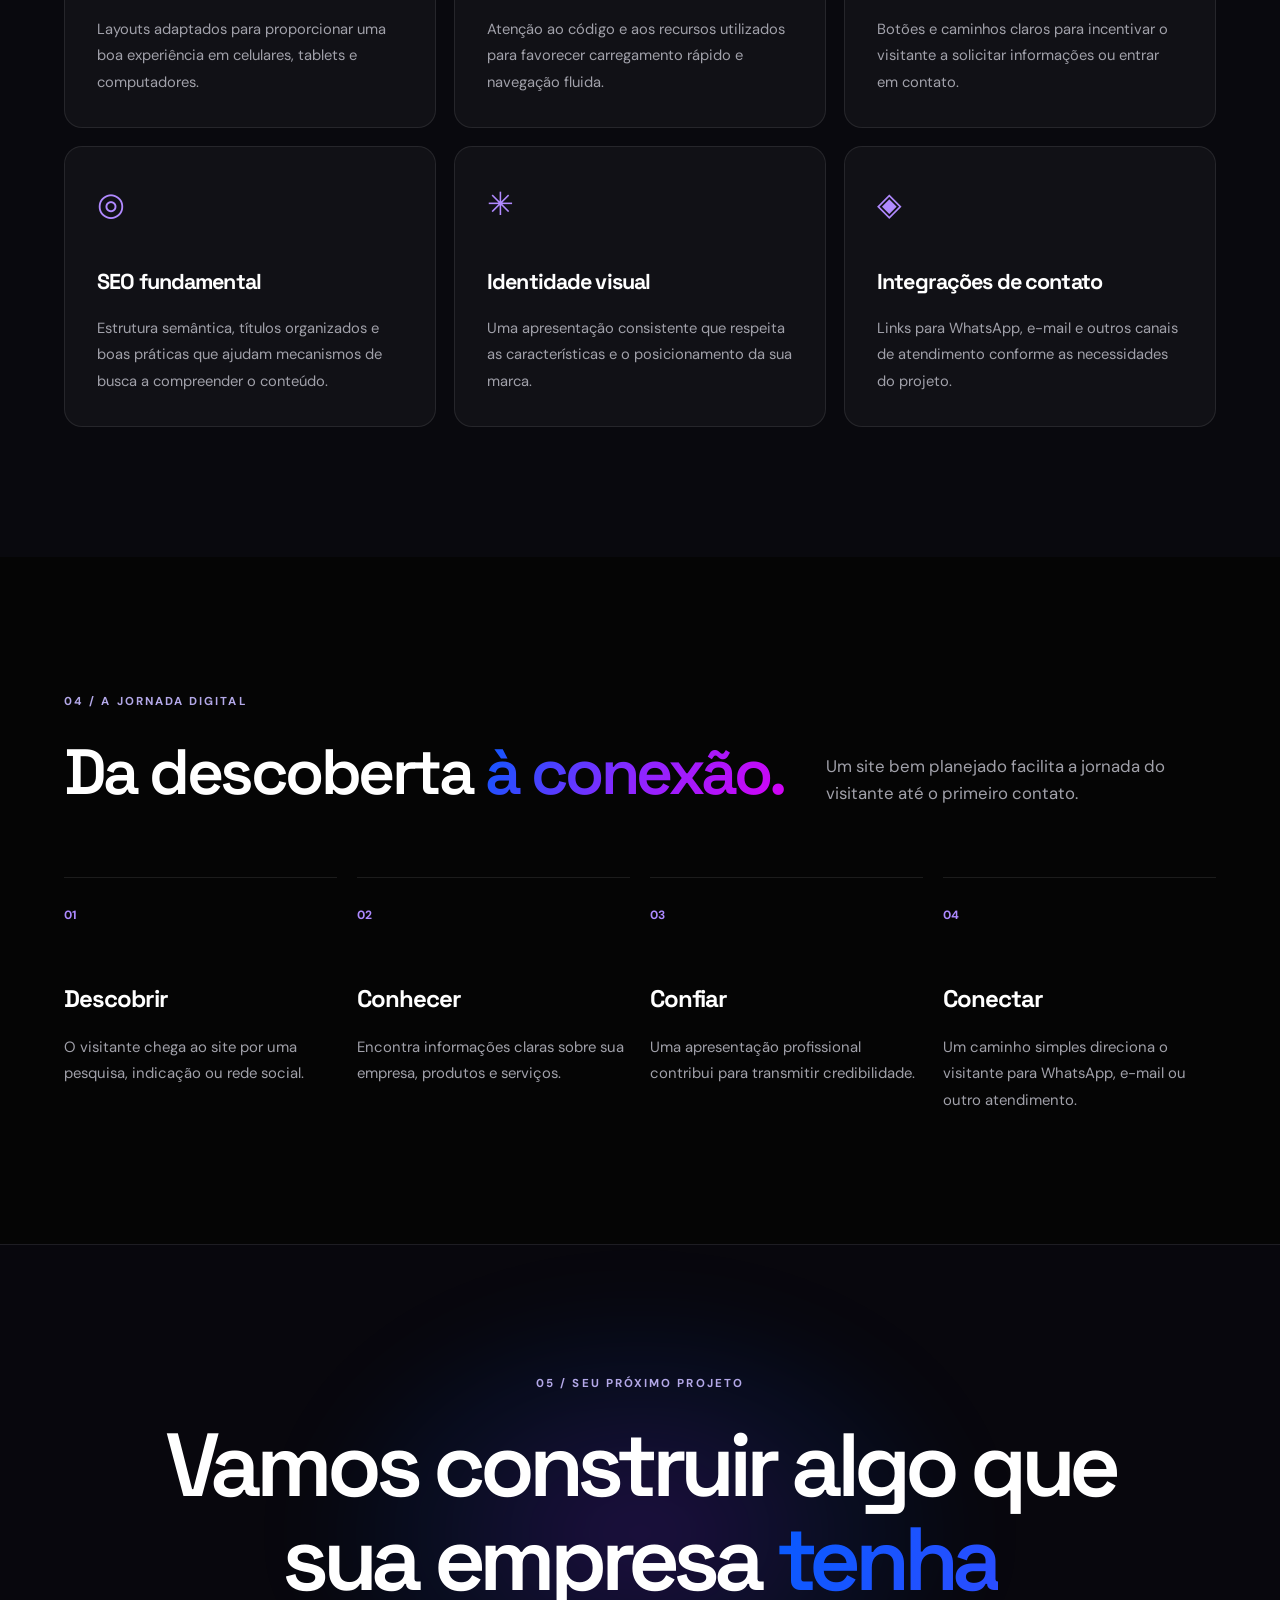
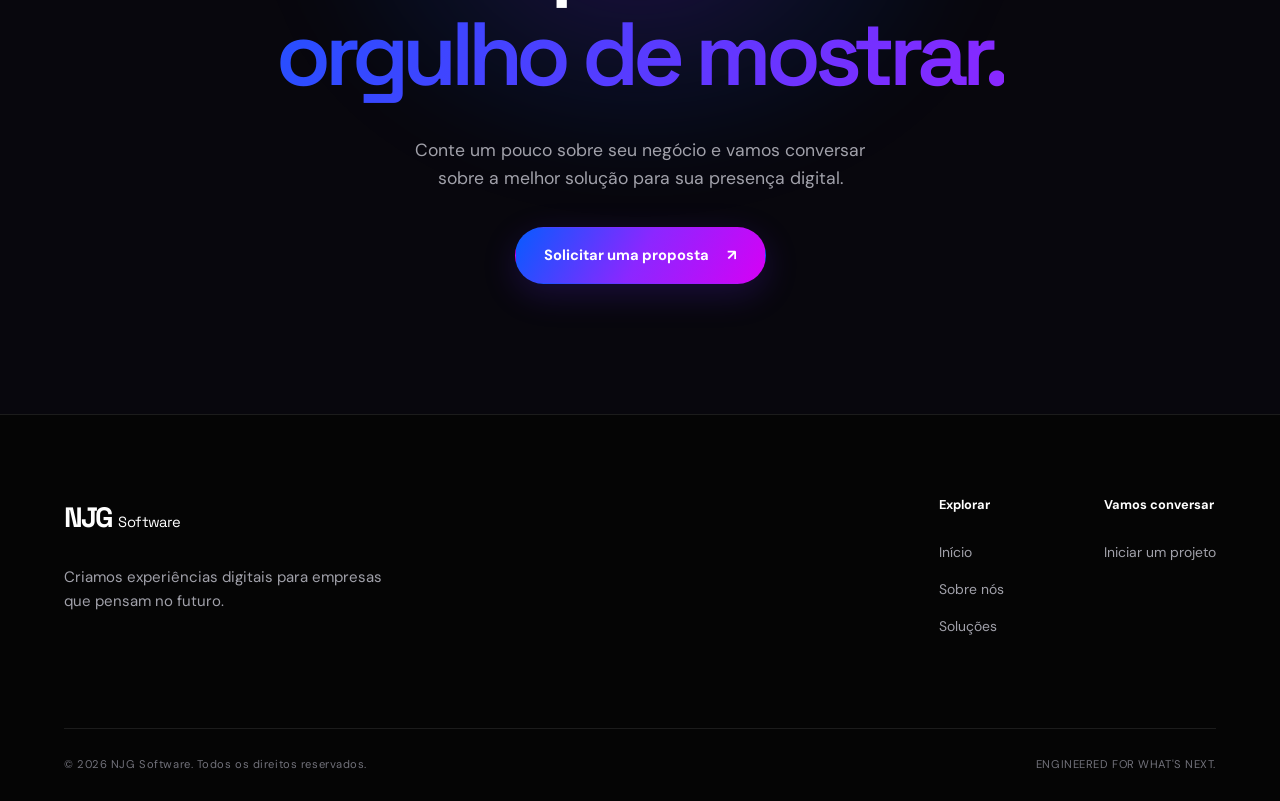
<file: servicos.html>
<!DOCTYPE html>
<html lang="pt-BR">

<head>
  <meta charset="UTF-8">
  <meta name="viewport" content="width=device-width, initial-scale=1.0">

  <meta name="theme-color" content="#050505">

  <!-- SEO PRINCIPAL -->
  <title>Desenvolvimento de Sites Institucionais | NJG Software</title>

  <meta
    name="description"
    content="Desenvolvimento de sites institucionais, experiências web interativas e hospedagem gerenciada. Conheça as soluções da NJG Software."
  >

  <meta name="robots" content="index, follow">
  <meta name="author" content="NJG Software">

  <!-- OPEN GRAPH -->
  <meta property="og:type" content="website">
  <meta property="og:locale" content="pt_BR">
  <meta property="og:site_name" content="NJG Software">

  <meta
    property="og:title"
    content="Criação de Sites e Soluções Web | NJG Software"
  >

  <meta
    property="og:description"
    content="Sites profissionais, interfaces interativas e hospedagem gerenciada para valorizar a presença digital do seu negócio."
  >

  <!-- TWITTER / X -->
  <meta name="twitter:card" content="summary_large_image">

  <meta
    name="twitter:title"
    content="Desenvolvimento de Sites | NJG Software"
  >

  <meta
    name="twitter:description"
    content="Conheça nossas soluções de desenvolvimento web para empresas."
  >


  <!-- Fontes -->
  <link rel="preconnect" href="https://fonts.googleapis.com">
  <link rel="preconnect" href="https://fonts.gstatic.com" crossorigin>

  <link
    href="https://fonts.googleapis.com/css2?family=DM+Sans:wght@400;500;600;700&family=Space+Grotesk:wght@400;500;600;700&display=swap"
    rel="stylesheet"
  >

  <link
    rel="icon"
    href="./assets/images/njg-logo.png"
    type="image/png"
  >

  <!-- Estilos -->
  <link rel="stylesheet" href="css/style.css">
  <link rel="stylesheet" href="css/animations.css">
  <link rel="stylesheet" href="css/responsive.css">
  <link rel="stylesheet" href="css/pages.css">

  <!-- JavaScript -->
  <script src="js/main.js" defer></script>
  <script src="js/animations.js" defer></script>
</head>

<body class="services-page">

  <!-- EFEITOS GLOBAIS -->
  <div class="cursor-glow" aria-hidden="true"></div>
  <div class="noise-overlay" aria-hidden="true"></div>

  <!-- HEADER -->
  <header class="site-header" id="site-header">

    <nav class="navbar container" aria-label="Navegação principal">

      <a
        href="index.html"
        class="brand"
        aria-label="NJG Software - Início"
      >
        <span class="brand-name">NJG</span>
        <span class="brand-detail">Software</span>
      </a>

      <button
        class="menu-toggle"
        type="button"
        aria-label="Abrir menu"
        aria-expanded="false"
        aria-controls="nav-links"
      >
        <span></span>
        <span></span>
        <span></span>
      </button>

      <div class="nav-links" id="nav-links">

        <a href="index.html" class="nav-link">
          Início
        </a>

        <a href="sobre.html" class="nav-link">
          Sobre
        </a>

        <a
          href="servicos.html"
          class="nav-link active"
          aria-current="page"
        >
          Soluções
        </a>

        <a href="contato.html" class="nav-link nav-cta">
          Iniciar projeto
          <span aria-hidden="true">↗</span>
        </a>

      </div>
    </nav>
  </header>

  <main id="main-content">

    <!-- 01. HERO -->
    <section class="services-hero section">

      <div class="services-hero-background" aria-hidden="true">
        <div class="hero-orb hero-orb-one"></div>
        <div class="hero-orb hero-orb-two"></div>
        <div class="hero-grid"></div>
      </div>

      <div class="container services-hero-content">

        <span class="eyebrow reveal">
          <span class="status-dot"></span>
          SOLUÇÕES DIGITAIS PARA EMPRESAS
        </span>

        <h1 class="services-hero-title reveal">
          Sua empresa merece
          <span class="gradient-text">
            mais do que um site.
          </span>
        </h1>

        <p class="services-hero-description reveal">
          Criamos experiências digitais modernas,
          rápidas e envolventes para apresentar
          sua marca com profissionalismo
          e aproximar seu negócio de novos clientes.
        </p>

        <div class="services-hero-actions reveal">

          <a href="#nossas-solucoes" class="btn btn-primary">
            Explorar soluções
            <span aria-hidden="true">↓</span>
          </a>

          <a href="contato.html" class="btn btn-secondary">
            Solicitar orçamento
            <span aria-hidden="true">↗</span>
          </a>

        </div>

      </div>

    </section>

    <!-- 02. INTRODUÇÃO -->
    <section class="services-intro section">

      <div class="container services-intro-layout">

        <span class="section-label reveal">
          01 / NOSSA PROPOSTA
        </span>

        <div class="services-intro-content">

          <h2 class="services-intro-title reveal">
            Um site deve fazer
            mais do que existir.
            <span class="gradient-text">
              Deve representar.
            </span>
          </h2>

          <p class="reveal">
            A presença digital da sua empresa
            influencia como potenciais clientes
            percebem sua marca.
          </p>

          <p class="reveal">
            Desenvolvemos sites que combinam
            apresentação visual, navegação intuitiva
            e informações claras, criando um
            ambiente convidativo para quem deseja
            conhecer seus serviços.
          </p>

          <p class="reveal">
            Nosso objetivo é tornar mais fácil
            a jornada entre descobrir sua empresa,
            entender o que ela oferece e
            entrar em contato.
          </p>

        </div>

      </div>

    </section>

    <!-- 03. SERVIÇOS -->
    <section
      class="services-showcase section"
      id="nossas-solucoes"
    >

      <div class="container">

        <div class="section-heading reveal">

          <div>
            <span class="section-label">
              02 / NOSSAS SOLUÇÕES
            </span>

            <h2 class="section-title">
              Construído para
              <span class="gradient-text">
                impressionar.
              </span>
            </h2>
          </div>

          <p class="section-description">
            Soluções pensadas para fortalecer
            sua presença online e oferecer
            uma experiência profissional
            aos seus visitantes.
          </p>

        </div>

        <!-- SERVIÇO 01 -->
        <article class="service-feature reveal">

          <div class="service-feature-content">

            <span class="service-feature-number">
              01 / WEB DEVELOPMENT
            </span>

            <h3>
              Sites
              <span class="gradient-text">
                institucionais.
              </span>
            </h3>

            <p>
              Criamos sites personalizados que
              apresentam sua empresa, seus
              diferenciais e seus serviços
              com clareza e profissionalismo.
            </p>

            <ul class="service-feature-list">
              <li>Design moderno e personalizado</li>
              <li>Layout responsivo para celulares e computadores</li>
              <li>Estrutura otimizada para carregamento</li>
              <li>Boas práticas fundamentais de SEO</li>
              <li>Integração com canais de contato</li>
            </ul>

            <a href="contato.html" class="text-link">
              Quero um site profissional
              <span aria-hidden="true">↗</span>
            </a>

          </div>

          <div class="service-feature-visual" aria-hidden="true">

            <div class="browser-mockup">

              <div class="browser-topbar">
                <div class="browser-dots">
                  <span></span>
                  <span></span>
                  <span></span>
                </div>

                <div class="browser-address">
                  suaempresa.com.br
                </div>
              </div>

              <div class="browser-content">

                <div class="browser-nav">
                  <span class="browser-logo-placeholder"></span>
                  <span class="browser-nav-lines"></span>
                </div>

                <div class="browser-hero-placeholder">
                  <div class="browser-hero-text">
                    <span class="placeholder-line short"></span>
                    <span class="placeholder-line large"></span>
                    <span class="placeholder-line medium"></span>
                    <span class="placeholder-button"></span>
                  </div>

                  <div class="browser-hero-shape"></div>
                </div>

                <div class="browser-card-row">
                  <span></span>
                  <span></span>
                  <span></span>
                </div>

              </div>

            </div>

          </div>

        </article>

        <!-- SERVIÇO 02 -->
        <article class="service-feature service-feature-reverse reveal">

          <div class="service-feature-content">

            <span class="service-feature-number">
              02 / WEB EXPERIENCES
            </span>

            <h3>
              Experiências
              <span class="gradient-text">
                interativas.
              </span>
            </h3>

            <p>
              Desenvolvemos interfaces que combinam
              movimento, interação e navegação
              intuitiva para tornar a experiência
              dos visitantes mais envolvente.
            </p>

            <ul class="service-feature-list">
              <li>Animações modernas e suaves</li>
              <li>Elementos visuais interativos</li>
              <li>Transições e efeitos personalizados</li>
              <li>Navegação intuitiva</li>
              <li>Experiências adaptadas ao mobile</li>
            </ul>

            <a href="contato.html" class="text-link">
              Quero uma experiência diferente
              <span aria-hidden="true">↗</span>
            </a>

          </div>

          <div class="service-feature-visual" aria-hidden="true">

            <div class="interactive-showcase">

              <div class="interactive-ring ring-one"></div>
              <div class="interactive-ring ring-two"></div>
              <div class="interactive-ring ring-three"></div>

              <div class="interactive-center">
                <span>↗</span>
              </div>

              <span class="interactive-label label-one">
                DESIGN
              </span>

              <span class="interactive-label label-two">
                MOTION
              </span>

              <span class="interactive-label label-three">
                EXPERIENCE
              </span>

            </div>

          </div>

        </article>

        <!-- SERVIÇO 03 -->
        <article class="service-feature reveal">

          <div class="service-feature-content">

            <span class="service-feature-number">
              03 / MANAGED HOSTING
            </span>

            <h3>
              Hospedagem
              <span class="gradient-text">
                gerenciada.
              </span>
            </h3>

            <p>
              Além do desenvolvimento, podemos
              cuidar da hospedagem e da
              infraestrutura técnica do seu site,
              simplificando a manutenção
              da sua presença online.
            </p>

            <ul class="service-feature-list">
              <li>Configuração inicial da hospedagem</li>
              <li>Publicação do site</li>
              <li>Configuração de HTTPS quando disponível</li>
              <li>Acompanhamento técnico conforme o plano</li>
              <li>Orientação para configuração do domínio</li>
            </ul>

            <p class="service-feature-note">
              O domínio é registrado e mantido em
              nome do cliente. Serviços recorrentes
              são definidos em proposta.
            </p>

            <a href="contato.html" class="text-link">
              Conhecer opções de hospedagem
              <span aria-hidden="true">↗</span>
            </a>

          </div>

          <div class="service-feature-visual" aria-hidden="true">

            <div class="hosting-showcase">

              <div class="hosting-server server-one">
                <span class="server-led"></span>
                <span class="server-line"></span>
                <span class="server-line short"></span>
              </div>

              <div class="hosting-server server-two">
                <span class="server-led"></span>
                <span class="server-line"></span>
                <span class="server-line short"></span>
              </div>

              <div class="hosting-server server-three">
                <span class="server-led"></span>
                <span class="server-line"></span>
                <span class="server-line short"></span>
              </div>

              <div class="hosting-status">
                <span class="status-dot"></span>
                ONLINE
              </div>

            </div>

          </div>

        </article>

      </div>

    </section>

    <!-- 04. FUNCIONALIDADES -->
    <section class="services-benefits section">

      <div class="container">

        <div class="section-heading reveal">

          <div>
            <span class="section-label">
              03 / PENSADO NOS DETALHES
            </span>

            <h2 class="section-title">
              Cada recurso tem
              <span class="gradient-text">
                uma função.
              </span>
            </h2>
          </div>

          <p class="section-description">
            Não adicionamos elementos apenas
            para preencher espaço. Cada parte
            do projeto deve contribuir para
            uma experiência melhor.
          </p>

        </div>

        <div class="benefits-grid">

          <article class="benefit-card reveal">

            <span class="benefit-icon" aria-hidden="true">
              ◇
            </span>

            <h3>Responsividade</h3>

            <p>
              Layouts adaptados para proporcionar
              uma boa experiência em celulares,
              tablets e computadores.
            </p>

          </article>

          <article class="benefit-card reveal">

            <span class="benefit-icon" aria-hidden="true">
              ⚡
            </span>

            <h3>Performance</h3>

            <p>
              Atenção ao código e aos recursos
              utilizados para favorecer
              carregamento rápido e navegação fluida.
            </p>

          </article>

          <article class="benefit-card reveal">

            <span class="benefit-icon" aria-hidden="true">
              ↗
            </span>

            <h3>Chamadas para ação</h3>

            <p>
              Botões e caminhos claros para
              incentivar o visitante a solicitar
              informações ou entrar em contato.
            </p>

          </article>

          <article class="benefit-card reveal">

            <span class="benefit-icon" aria-hidden="true">
              ◎
            </span>

            <h3>SEO fundamental</h3>

            <p>
              Estrutura semântica, títulos
              organizados e boas práticas que
              ajudam mecanismos de busca
              a compreender o conteúdo.
            </p>

          </article>

          <article class="benefit-card reveal">

            <span class="benefit-icon" aria-hidden="true">
              ✳
            </span>

            <h3>Identidade visual</h3>

            <p>
              Uma apresentação consistente
              que respeita as características
              e o posicionamento da sua marca.
            </p>

          </article>

          <article class="benefit-card reveal">

            <span class="benefit-icon" aria-hidden="true">
              ◈
            </span>

            <h3>Integrações de contato</h3>

            <p>
              Links para WhatsApp, e-mail e
              outros canais de atendimento
              conforme as necessidades do projeto.
            </p>

          </article>

        </div>

      </div>

    </section>

    <!-- 05. JORNADA DO CLIENTE -->
    <section class="services-journey section">

      <div class="container">

        <div class="section-heading reveal">

          <div>
            <span class="section-label">
              04 / A JORNADA DIGITAL
            </span>

            <h2 class="section-title">
              Da descoberta
              <span class="gradient-text">
                à conexão.
              </span>
            </h2>
          </div>

          <p class="section-description">
            Um site bem planejado facilita
            a jornada do visitante até
            o primeiro contato.
          </p>

        </div>

        <div class="journey-grid">

          <article class="journey-step reveal">
            <span class="journey-number">01</span>
            <h3>Descobrir</h3>
            <p>
              O visitante chega ao site
              por uma pesquisa, indicação
              ou rede social.
            </p>
          </article>

          <article class="journey-step reveal">
            <span class="journey-number">02</span>
            <h3>Conhecer</h3>
            <p>
              Encontra informações claras
              sobre sua empresa,
              produtos e serviços.
            </p>
          </article>

          <article class="journey-step reveal">
            <span class="journey-number">03</span>
            <h3>Confiar</h3>
            <p>
              Uma apresentação profissional
              contribui para transmitir
              credibilidade.
            </p>
          </article>

          <article class="journey-step reveal">
            <span class="journey-number">04</span>
            <h3>Conectar</h3>
            <p>
              Um caminho simples direciona
              o visitante para WhatsApp,
              e-mail ou outro atendimento.
            </p>
          </article>

        </div>

      </div>

    </section>

    <!-- 06. CTA FINAL -->
    <section class="final-cta section">

      <div class="cta-background" aria-hidden="true">
        <div class="cta-glow"></div>
      </div>

      <div class="container cta-content">

        <span class="section-label reveal">
          05 / SEU PRÓXIMO PROJETO
        </span>

        <h2 class="cta-title reveal">
          Vamos construir
          algo que sua empresa
          <span class="gradient-text">
            tenha orgulho de mostrar.
          </span>
        </h2>

        <p class="cta-description reveal">
          Conte um pouco sobre seu negócio
          e vamos conversar sobre a melhor
          solução para sua presença digital.
        </p>

        <a href="contato.html" class="btn btn-primary reveal">
          Solicitar uma proposta
          <span aria-hidden="true">↗</span>
        </a>

      </div>

    </section>

  </main>

  <!-- FOOTER -->
  <footer class="site-footer">

    <div class="container">

      <div class="footer-main">

        <div class="footer-brand">

          <a
            href="index.html"
            class="brand"
            aria-label="NJG Software - Início"
          >
            <span class="brand-name">NJG</span>
            <span class="brand-detail">Software</span>
          </a>

          <p>
            Criamos experiências digitais
            para empresas que pensam no futuro.
          </p>

        </div>

        <div class="footer-navigation">

          <div class="footer-column">
            <h3>Explorar</h3>
            <a href="index.html">Início</a>
            <a href="sobre.html">Sobre nós</a>
            <a href="servicos.html">Soluções</a>
          </div>

          <div class="footer-column">
            <h3>Vamos conversar</h3>
            <a href="contato.html">Iniciar um projeto</a>
          </div>

        </div>

      </div>

      <div class="footer-bottom">

        <span>
          © <span id="current-year">2026</span>
          NJG Software. Todos os direitos reservados.
        </span>

        <span>
          ENGINEERED FOR WHAT'S NEXT.
        </span>

      </div>

    </div>

  </footer>

</body>
</html>
</file>
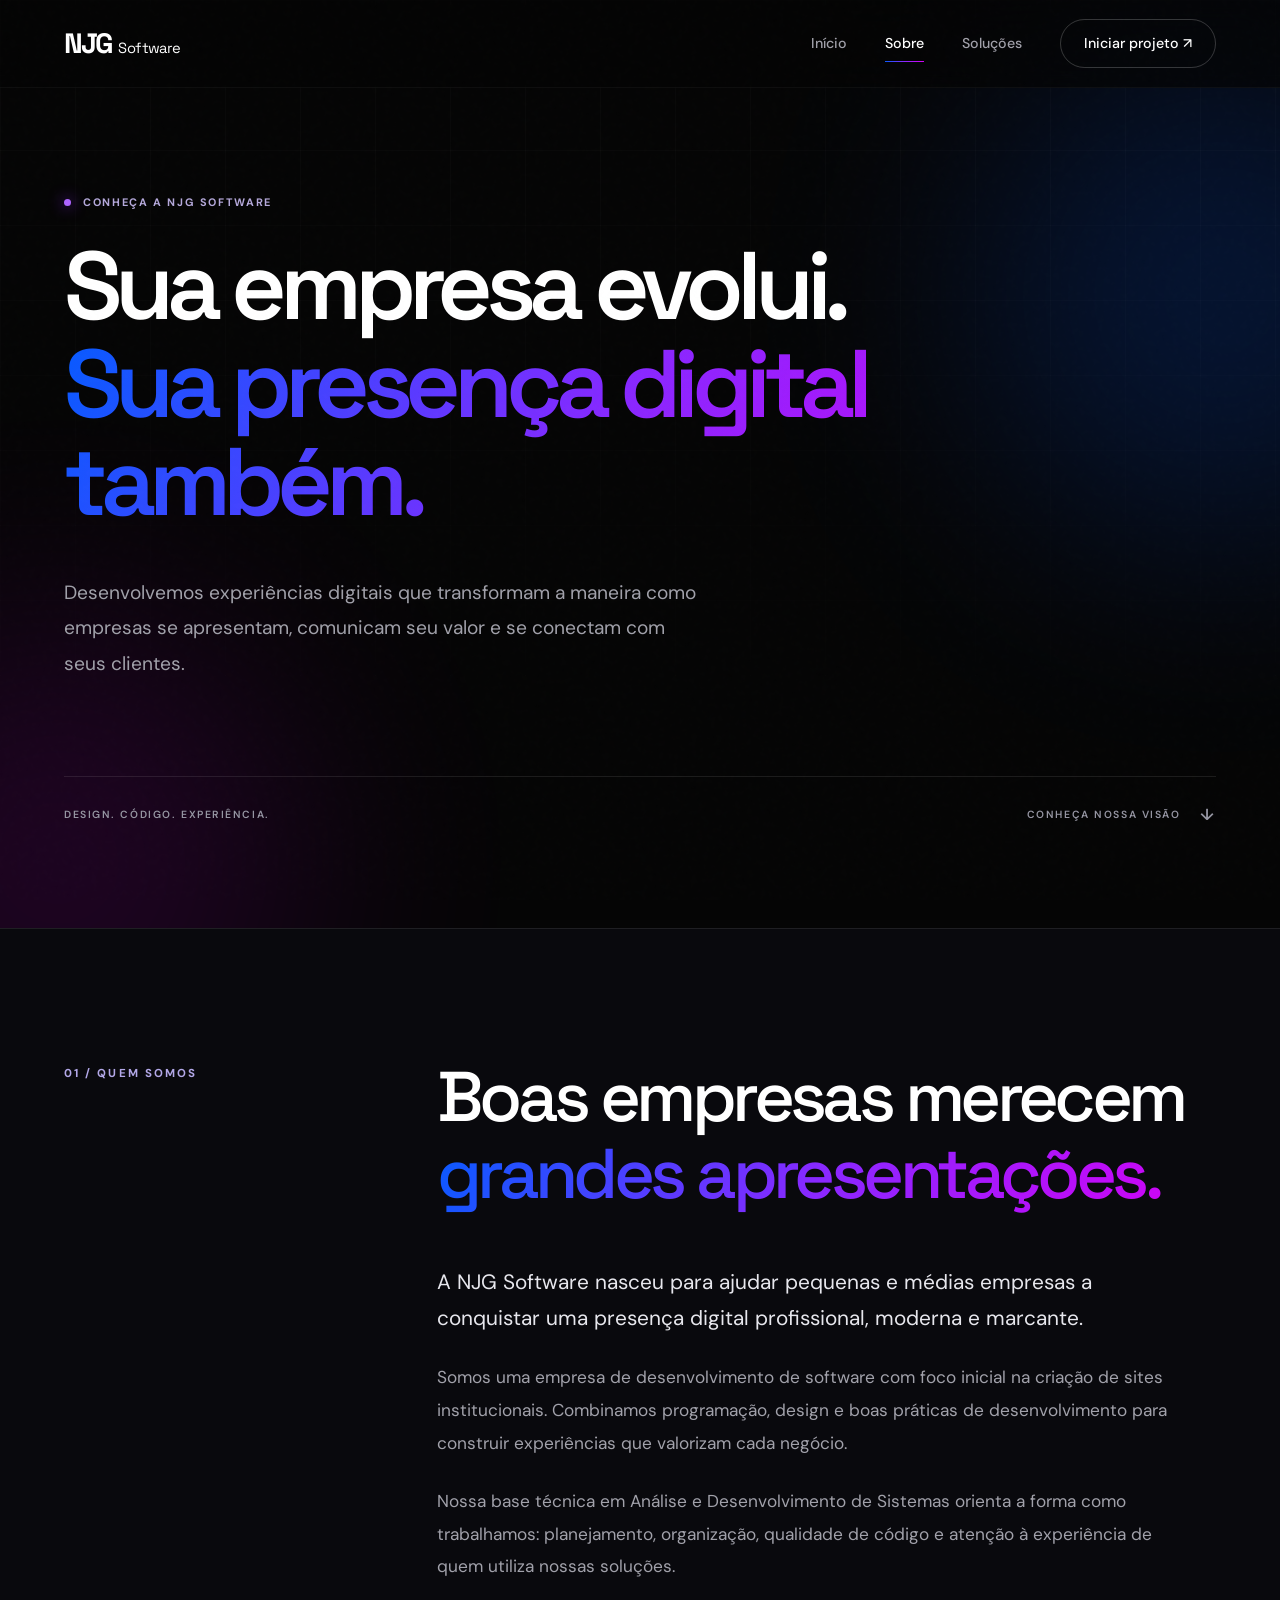
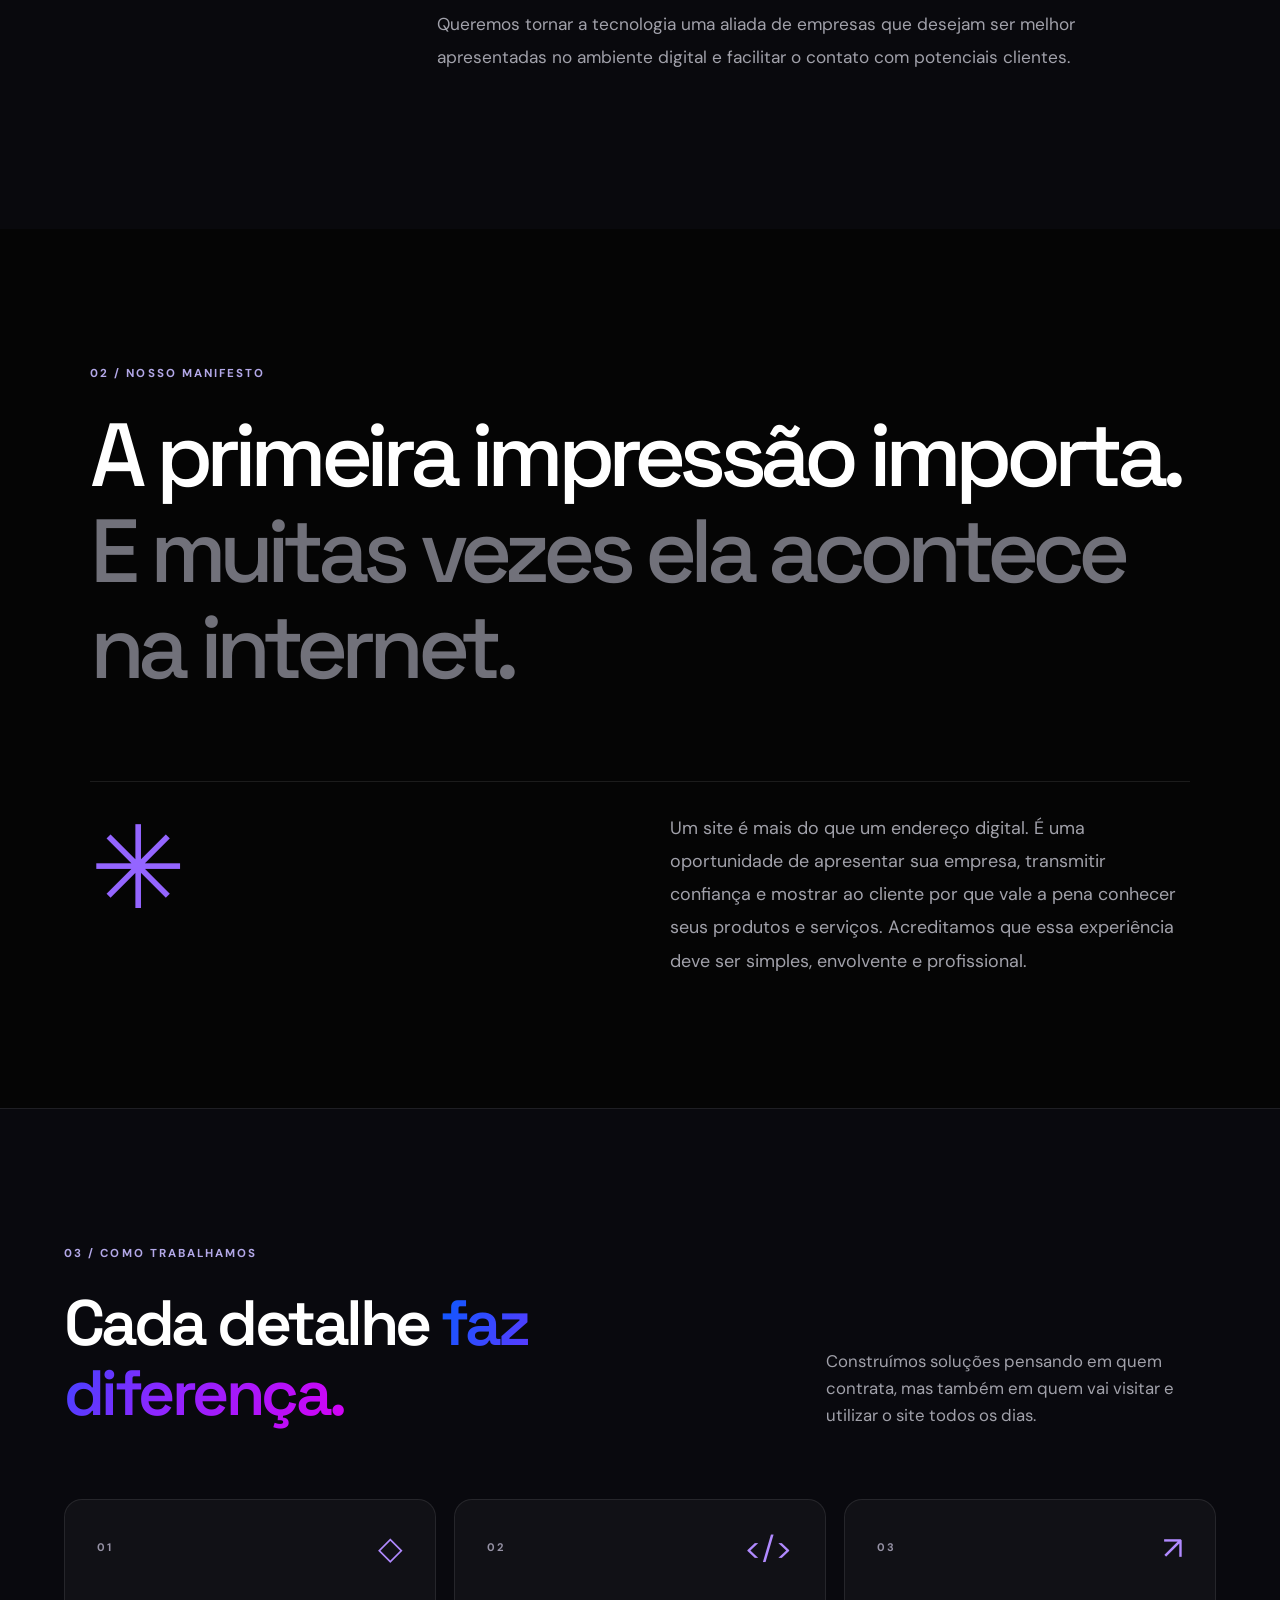
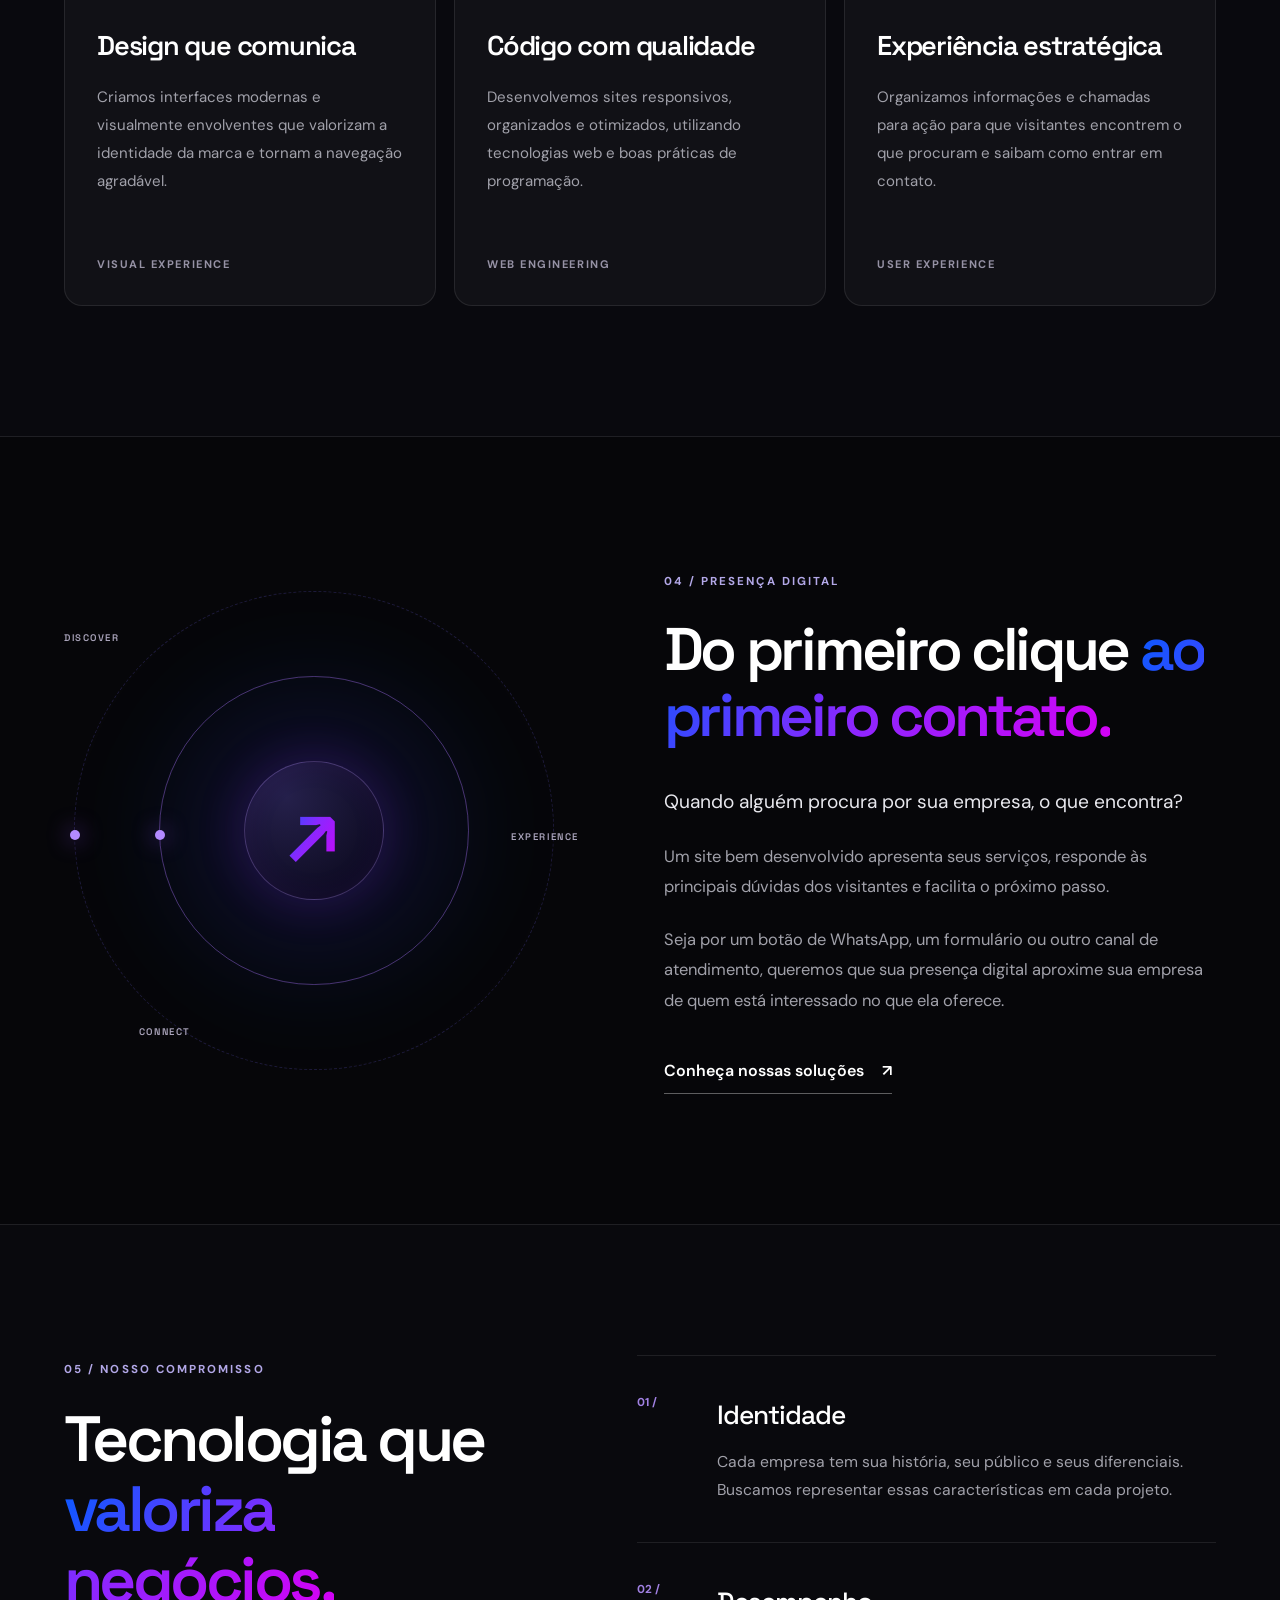
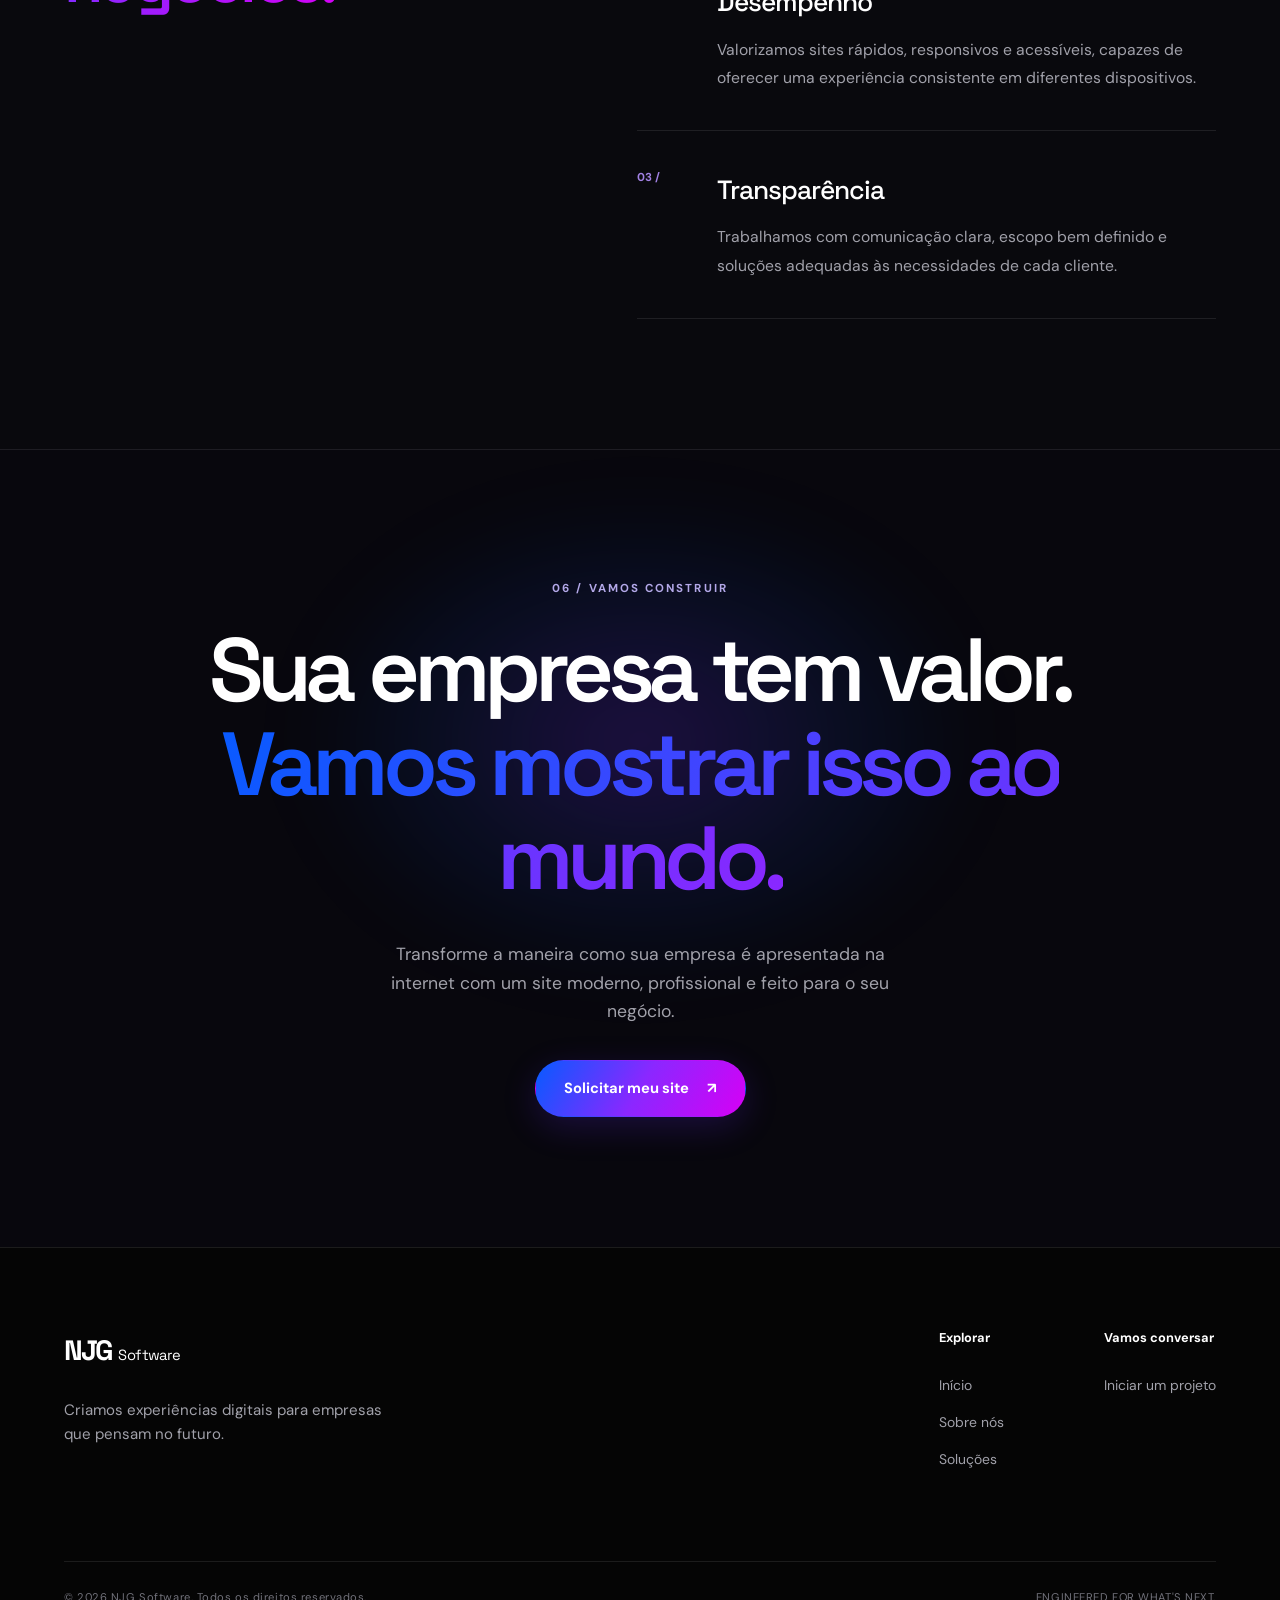
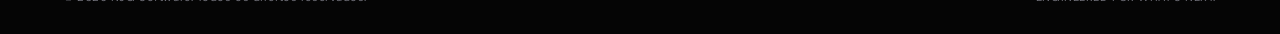
<file: sobre.html>
<!DOCTYPE html>
<html lang="pt-BR">

<head>
  <meta charset="UTF-8">
  <meta name="viewport" content="width=device-width, initial-scale=1.0">

  <meta name="theme-color" content="#050505">

  <!-- SEO PRINCIPAL -->
  <title>Sobre Nós | Desenvolvimento Web — NJG Software</title>

  <meta
    name="description"
    content="Conheça a NJG Software, empresa de desenvolvimento web especializada em criar sites modernos, profissionais e personalizados para negócios."
  >

  <meta name="robots" content="index, follow">
  <meta name="author" content="NJG Software">

  <!-- OPEN GRAPH -->
  <meta property="og:type" content="website">
  <meta property="og:locale" content="pt_BR">
  <meta property="og:site_name" content="NJG Software">

  <meta
    property="og:title"
    content="Sobre a NJG Software | Desenvolvimento Web"
  >

  <meta
    property="og:description"
    content="Conheça nossa abordagem de desenvolvimento web, combinando design, programação e boas práticas para valorizar a presença digital de empresas."
  >

  <!-- TWITTER / X -->
  <meta name="twitter:card" content="summary_large_image">

  <meta
    name="twitter:title"
    content="Sobre Nós | NJG Software"
  >

  <meta
    name="twitter:description"
    content="Tecnologia, design e desenvolvimento web para empresas que desejam fortalecer sua presença digital."
  >


  <!-- Fontes -->
  <link rel="preconnect" href="https://fonts.googleapis.com">
  <link rel="preconnect" href="https://fonts.gstatic.com" crossorigin>

  <link
    href="https://fonts.googleapis.com/css2?family=DM+Sans:wght@400;500;600;700&family=Space+Grotesk:wght@400;500;600;700&display=swap"
    rel="stylesheet"
  >

  <link
    rel="icon"
    href="./assets/images/njg-logo.png"
    type="image/png"
  >

  <!-- Estilos -->
  <link rel="stylesheet" href="css/style.css">
  <link rel="stylesheet" href="css/animations.css">
  <link rel="stylesheet" href="css/responsive.css">
  <link rel="stylesheet" href="css/pages.css">

  <!-- JavaScript -->
  <script src="js/main.js" defer></script>
  <script src="js/animations.js" defer></script>
</head>

<body class="about-page">

  <!-- EFEITOS GLOBAIS -->
  <div class="cursor-glow" aria-hidden="true"></div>
  <div class="noise-overlay" aria-hidden="true"></div>

  <!-- HEADER -->
  <header class="site-header" id="site-header">

    <nav
      class="navbar container"
      aria-label="Navegação principal"
    >

      <a
        href="index.html"
        class="brand"
        aria-label="NJG Software - Início"
      >
        <span class="brand-name">NJG</span>
        <span class="brand-detail">Software</span>
      </a>

      <button
        class="menu-toggle"
        type="button"
        aria-label="Abrir menu"
        aria-expanded="false"
        aria-controls="nav-links"
      >
        <span></span>
        <span></span>
        <span></span>
      </button>

      <div class="nav-links" id="nav-links">

        <a href="index.html" class="nav-link">
          Início
        </a>

        <a
          href="sobre.html"
          class="nav-link active"
          aria-current="page"
        >
          Sobre
        </a>

        <a href="servicos.html" class="nav-link">
          Soluções
        </a>

        <a
          href="contato.html"
          class="nav-link nav-cta"
        >
          Iniciar projeto
          <span aria-hidden="true">↗</span>
        </a>

      </div>

    </nav>
  </header>

  <main id="main-content">

    <!-- 01. HERO INSTITUCIONAL -->
    <section class="about-hero section">

      <div class="about-hero-background" aria-hidden="true">
        <div class="hero-orb hero-orb-one"></div>
        <div class="hero-orb hero-orb-two"></div>
        <div class="hero-grid"></div>
      </div>

      <div class="container about-hero-content">

        <span class="eyebrow reveal">
          <span class="status-dot"></span>
          CONHEÇA A NJG SOFTWARE
        </span>

        <h1 class="about-hero-title reveal">
          Sua empresa evolui.
          <span class="gradient-text">
            Sua presença digital também.
          </span>
        </h1>

        <p class="about-hero-description reveal">
          Desenvolvemos experiências digitais
          que transformam a maneira como empresas
          se apresentam, comunicam seu valor
          e se conectam com seus clientes.
        </p>

        <div class="about-hero-bottom reveal">

          <span>DESIGN. CÓDIGO. EXPERIÊNCIA.</span>

          <a
            href="#quem-somos"
            class="about-scroll-link"
          >
            CONHEÇA NOSSA VISÃO
            <span aria-hidden="true">↓</span>
          </a>

        </div>

      </div>

    </section>

    <!-- 02. QUEM SOMOS -->
    <section
      class="about-intro section"
      id="quem-somos"
    >

      <div class="container about-intro-layout">

        <div class="about-intro-label reveal">
          <span class="section-label">
            01 / QUEM SOMOS
          </span>
        </div>

        <div class="about-intro-content">

          <h2 class="about-intro-title reveal">
            Boas empresas merecem
            <span class="gradient-text">
              grandes apresentações.
            </span>
          </h2>

          <p class="reveal">
            A NJG Software nasceu para ajudar
            pequenas e médias empresas a
            conquistar uma presença digital
            profissional, moderna e marcante.
          </p>

          <p class="reveal">
            Somos uma empresa de desenvolvimento
            de software com foco inicial na
            criação de sites institucionais.
            Combinamos programação, design
            e boas práticas de desenvolvimento
            para construir experiências que
            valorizam cada negócio.
          </p>

          <p class="reveal">
            Nossa base técnica em Análise e
            Desenvolvimento de Sistemas orienta
            a forma como trabalhamos:
            planejamento, organização,
            qualidade de código e atenção
            à experiência de quem utiliza
            nossas soluções.
          </p>

          <p class="reveal">
            Queremos tornar a tecnologia uma
            aliada de empresas que desejam
            ser melhor apresentadas no ambiente
            digital e facilitar o contato
            com potenciais clientes.
          </p>

        </div>

      </div>

    </section>

    <!-- 03. MANIFESTO -->
    <section class="about-manifesto section">

      <div class="container about-manifesto-content">

        <span class="section-label reveal">
          02 / NOSSO MANIFESTO
        </span>

        <h2 class="about-manifesto-title reveal">
          A primeira impressão
          importa.
          <span class="text-muted">
            E muitas vezes ela
            acontece na internet.
          </span>
        </h2>

        <div class="about-manifesto-bottom reveal">

          <span class="manifesto-symbol" aria-hidden="true">
            ✳
          </span>

          <p>
            Um site é mais do que um endereço
            digital. É uma oportunidade de
            apresentar sua empresa, transmitir
            confiança e mostrar ao cliente
            por que vale a pena conhecer
            seus produtos e serviços.
            Acreditamos que essa experiência
            deve ser simples, envolvente
            e profissional.
          </p>

        </div>

      </div>

    </section>

    <!-- 04. NOSSA FILOSOFIA -->
    <section class="about-philosophy section">

      <div class="container">

        <div class="section-heading reveal">

          <div>
            <span class="section-label">
              03 / COMO TRABALHAMOS
            </span>

            <h2 class="section-title">
              Cada detalhe
              <span class="gradient-text">
                faz diferença.
              </span>
            </h2>
          </div>

          <p class="section-description">
            Construímos soluções pensando
            em quem contrata, mas também
            em quem vai visitar e utilizar
            o site todos os dias.
          </p>

        </div>

        <div class="philosophy-grid">

          <article class="philosophy-card reveal">

            <div class="philosophy-card-header">
              <span class="philosophy-number">01</span>
              <span
                class="philosophy-icon"
                aria-hidden="true"
              >
                ◇
              </span>
            </div>

            <div>
              <h3>Design que comunica</h3>

              <p>
                Criamos interfaces modernas e
                visualmente envolventes que
                valorizam a identidade da marca
                e tornam a navegação agradável.
              </p>
            </div>

            <span class="philosophy-tag">
              VISUAL EXPERIENCE
            </span>

          </article>

          <article class="philosophy-card reveal">

            <div class="philosophy-card-header">
              <span class="philosophy-number">02</span>
              <span
                class="philosophy-icon"
                aria-hidden="true"
              >
                &lt;/&gt;
              </span>
            </div>

            <div>
              <h3>Código com qualidade</h3>

              <p>
                Desenvolvemos sites responsivos,
                organizados e otimizados,
                utilizando tecnologias web
                e boas práticas de programação.
              </p>
            </div>

            <span class="philosophy-tag">
              WEB ENGINEERING
            </span>

          </article>

          <article class="philosophy-card reveal">

            <div class="philosophy-card-header">
              <span class="philosophy-number">03</span>
              <span
                class="philosophy-icon"
                aria-hidden="true"
              >
                ↗
              </span>
            </div>

            <div>
              <h3>Experiência estratégica</h3>

              <p>
                Organizamos informações e
                chamadas para ação para que
                visitantes encontrem o que
                procuram e saibam como
                entrar em contato.
              </p>
            </div>

            <span class="philosophy-tag">
              USER EXPERIENCE
            </span>

          </article>

        </div>

      </div>

    </section>

    <!-- 05. PRESENÇA DIGITAL -->
    <section class="about-presence section">

      <div class="container about-presence-layout">

        <div class="presence-visual reveal" aria-hidden="true">

          <div class="presence-orbit presence-orbit-one"></div>
          <div class="presence-orbit presence-orbit-two"></div>

          <div class="presence-core">
            <span>↗</span>
          </div>

          <span class="presence-label presence-label-one">
            DISCOVER
          </span>

          <span class="presence-label presence-label-two">
            EXPERIENCE
          </span>

          <span class="presence-label presence-label-three">
            CONNECT
          </span>

        </div>

        <div class="about-presence-content">

          <span class="section-label reveal">
            04 / PRESENÇA DIGITAL
          </span>

          <h2 class="section-title reveal">
            Do primeiro clique
            <span class="gradient-text">
              ao primeiro contato.
            </span>
          </h2>

          <p class="reveal">
            Quando alguém procura por sua
            empresa, o que encontra?
          </p>

          <p class="reveal">
            Um site bem desenvolvido apresenta
            seus serviços, responde às principais
            dúvidas dos visitantes e facilita
            o próximo passo.
          </p>

          <p class="reveal">
            Seja por um botão de WhatsApp,
            um formulário ou outro canal
            de atendimento, queremos que
            sua presença digital aproxime
            sua empresa de quem está
            interessado no que ela oferece.
          </p>

          <a
            href="servicos.html"
            class="text-link reveal"
          >
            Conheça nossas soluções
            <span aria-hidden="true">↗</span>
          </a>

        </div>

      </div>

    </section>

    <!-- 06. NOSSO COMPROMISSO -->
    <section class="about-commitment section">

      <div class="container">

        <div class="commitment-layout">

          <div class="commitment-heading reveal">

            <span class="section-label">
              05 / NOSSO COMPROMISSO
            </span>

            <h2 class="section-title">
              Tecnologia que
              <span class="gradient-text">
                valoriza negócios.
              </span>
            </h2>

          </div>

          <div class="commitment-content">

            <div class="commitment-item reveal">
              <span>01 /</span>

              <div>
                <h3>Identidade</h3>

                <p>
                  Cada empresa tem sua história,
                  seu público e seus diferenciais.
                  Buscamos representar essas
                  características em cada projeto.
                </p>
              </div>
            </div>

            <div class="commitment-item reveal">
              <span>02 /</span>

              <div>
                <h3>Desempenho</h3>

                <p>
                  Valorizamos sites rápidos,
                  responsivos e acessíveis,
                  capazes de oferecer uma
                  experiência consistente
                  em diferentes dispositivos.
                </p>
              </div>
            </div>

            <div class="commitment-item reveal">
              <span>03 /</span>

              <div>
                <h3>Transparência</h3>

                <p>
                  Trabalhamos com comunicação
                  clara, escopo bem definido
                  e soluções adequadas às
                  necessidades de cada cliente.
                </p>
              </div>
            </div>

          </div>

        </div>

      </div>

    </section>

    <!-- 07. CTA FINAL -->
    <section class="final-cta section">

      <div class="cta-background" aria-hidden="true">
        <div class="cta-glow"></div>
      </div>

      <div class="container cta-content">

        <span class="section-label reveal">
          06 / VAMOS CONSTRUIR
        </span>

        <h2 class="cta-title reveal">
          Sua empresa tem valor.
          <span class="gradient-text">
            Vamos mostrar isso ao mundo.
          </span>
        </h2>

        <p class="cta-description reveal">
          Transforme a maneira como sua
          empresa é apresentada na internet
          com um site moderno, profissional
          e feito para o seu negócio.
        </p>

        <a
          href="contato.html"
          class="btn btn-primary reveal"
        >
          Solicitar meu site
          <span aria-hidden="true">↗</span>
        </a>

      </div>

    </section>

  </main>

  <!-- FOOTER -->
  <footer class="site-footer">

    <div class="container">

      <div class="footer-main">

        <div class="footer-brand">

          <a
            href="index.html"
            class="brand"
            aria-label="NJG Software - Início"
          >
            <span class="brand-name">NJG</span>
            <span class="brand-detail">Software</span>
          </a>

          <p>
            Criamos experiências digitais
            para empresas que pensam no futuro.
          </p>

        </div>

        <div class="footer-navigation">

          <div class="footer-column">
            <h3>Explorar</h3>
            <a href="index.html">Início</a>
            <a href="sobre.html">Sobre nós</a>
            <a href="servicos.html">Soluções</a>
          </div>

          <div class="footer-column">
            <h3>Vamos conversar</h3>
            <a href="contato.html">Iniciar um projeto</a>
          </div>

        </div>

      </div>

      <div class="footer-bottom">

        <span>
          © <span id="current-year">2026</span>
          NJG Software. Todos os direitos reservados.
        </span>

        <span>ENGINEERED FOR WHAT'S NEXT.</span>

      </div>

    </div>

  </footer>

</body>
</html>
</file>
<file: css/style.css>
/* =========================================================
   NJG SOFTWARE — DESIGN SYSTEM
   Arquivo: css/style.css
   ========================================================= */

/* 01. VARIÁVEIS */

:root {
  --bg-primary: #050505;
  --bg-secondary: #0b0b10;
  --bg-card: #101016;

  --text-primary: #ffffff;
  --text-secondary: #a1a1aa;
  --text-muted: #71717a;

  --accent-blue: #075bff;
  --accent-purple: #8b27ff;
  --accent-pink: #d600f5;

  --gradient-primary: linear-gradient(
    120deg,
    #075bff 0%,
    #8b27ff 50%,
    #d600f5 100%
  );

  --border-color: rgba(255, 255, 255, 0.09);

  --font-heading: "Space Grotesk", sans-serif;
  --font-body: "DM Sans", sans-serif;

  --container-width: 1200px;
  --header-height: 88px;

  --radius-sm: 10px;
  --radius-md: 18px;
  --radius-lg: 28px;

  --transition-fast: 0.2s ease;
  --transition-normal: 0.35s ease;
}

/* 02. RESET */

* {
  margin: 0;
  padding: 0;
  box-sizing: border-box;
}

html {
  scroll-behavior: smooth;
  scroll-padding-top: var(--header-height);
}

body {
  background: var(--bg-primary);
  color: var(--text-primary);
  font-family: var(--font-body);
  font-size: 16px;
  line-height: 1.6;
  overflow-x: hidden;
  -webkit-font-smoothing: antialiased;
}

a {
  color: inherit;
  text-decoration: none;
}

button,
input,
textarea,
select {
  font: inherit;
}

button {
  cursor: pointer;
}

img {
  display: block;
  max-width: 100%;
}

::selection {
  background: var(--accent-purple);
  color: white;
}

:focus-visible {
  outline: 2px solid var(--accent-purple);
  outline-offset: 5px;
}

/* 03. UTILITÁRIOS */

.container {
  width: min(90%, var(--container-width));
  margin-inline: auto;
}

.section {
  position: relative;
  padding: 130px 0;
}

.gradient-text {
  background: var(--gradient-primary);
  background-clip: text;
  -webkit-background-clip: text;
  -webkit-text-fill-color: transparent;
}

.text-muted {
  color: var(--text-muted);
}

.section-label {
  display: inline-block;
  color: #b3a8e8;
  font-size: 0.72rem;
  font-weight: 700;
  letter-spacing: 0.18em;
  text-transform: uppercase;
  margin-bottom: 25px;
}

.section-title {
  font-family: var(--font-heading);
  font-size: clamp(2.6rem, 5vw, 4.7rem);
  font-weight: 600;
  line-height: 1.1;
  letter-spacing: -0.055em;
  max-width: 780px;
}

.section-description {
  color: var(--text-secondary);
  max-width: 390px;
  font-size: 1.05rem;
}

.section-heading {
  display: flex;
  align-items: end;
  justify-content: space-between;
  gap: 40px;
  margin-bottom: 70px;
}

.section-bottom {
  display: flex;
  justify-content: flex-end;
  margin-top: 35px;
}

/* 04. BOTÕES */

.btn {
  display: inline-flex;
  align-items: center;
  justify-content: center;
  gap: 18px;
  min-height: 56px;
  padding: 16px 28px;
  border-radius: 100px;
  font-size: 0.92rem;
  font-weight: 700;
  border: 1px solid transparent;
  transition:
    background var(--transition-normal),
    border-color var(--transition-normal),
    transform var(--transition-normal),
    box-shadow var(--transition-normal);
}

.btn:hover {
  transform: translateY(-3px);
}

.btn-primary {
  background: var(--gradient-primary);
  color: white;
  box-shadow: 0 10px 35px rgba(100, 40, 255, 0.2);
}

.btn-primary:hover {
  box-shadow: 0 15px 50px rgba(100, 40, 255, 0.38);
}

.btn-secondary {
  background: rgba(255, 255, 255, 0.035);
  color: white;
  border-color: var(--border-color);
}

.btn-secondary:hover {
  border-color: rgba(255, 255, 255, 0.3);
  background: rgba(255, 255, 255, 0.08);
}

.text-link {
  display: inline-flex;
  align-items: center;
  gap: 18px;
  font-weight: 600;
  padding-bottom: 9px;
  border-bottom: 1px solid rgba(255, 255, 255, 0.35);
  transition:
    color var(--transition-normal),
    gap var(--transition-normal);
}

.text-link:hover {
  color: #b797ff;
  gap: 25px;
}

/* 05. HEADER */

.site-header {
  position: fixed;
  top: 0;
  left: 0;
  width: 100%;
  height: var(--header-height);
  z-index: 1000;

  background: rgba(5, 5, 5, 0.7);
  border-bottom: 1px solid rgba(255, 255, 255, 0.04);
  backdrop-filter: blur(20px);
  -webkit-backdrop-filter: blur(20px);

  transition:
    background var(--transition-normal),
    height var(--transition-normal);
}

.site-header.scrolled {
  background: rgba(5, 5, 5, 0.95);
  --header-height: 76px;
}

.navbar {
  display: flex;
  align-items: center;
  justify-content: space-between;
  height: 100%;
}

.brand {
  display: inline-flex;
  align-items: baseline;
  gap: 7px;
  font-family: var(--font-heading);
}

.brand-name {
  font-size: 1.75rem;
  font-weight: 700;
  letter-spacing: -0.08em;
}

.brand-detail {
  font-size: 0.92rem;
  font-weight: 400;
  letter-spacing: -0.04em;
}

.nav-links {
  display: flex;
  align-items: center;
  gap: 38px;
}

.nav-link {
  color: var(--text-secondary);
  font-size: 0.89rem;
  font-weight: 500;
  transition: color var(--transition-fast);
}

.nav-link:hover,
.nav-link.active {
  color: white;
}

.nav-cta {
  padding: 12px 23px;
  border-radius: 100px;
  color: white;
  border: 1px solid rgba(255, 255, 255, 0.2);
}

.nav-cta:hover {
  border-color: #8b27ff;
}

.menu-toggle {
  display: none;
  background: none;
  border: none;
  width: 34px;
  flex-direction: column;
  gap: 6px;
  padding: 5px;
}

.menu-toggle span {
  width: 100%;
  height: 2px;
  background: white;
  border-radius: 2px;
}

/* 06. HERO */

.hero {
  min-height: 100svh;
  display: flex;
  align-items: center;
  isolation: isolate;
  overflow: hidden;
  padding-top: calc(var(--header-height) + 80px);
  padding-bottom: 100px;
}

.hero-background {
  position: absolute;
  inset: 0;
  z-index: -1;
  pointer-events: none;
}

.hero-grid {
  position: absolute;
  inset: 0;
  background-image:
    linear-gradient(rgba(255, 255, 255, 0.025) 1px, transparent 1px),
    linear-gradient(90deg, rgba(255, 255, 255, 0.025) 1px, transparent 1px);
  background-size: 75px 75px;
  mask-image: linear-gradient(to bottom, black, transparent 95%);
}

.hero-orb {
  position: absolute;
  width: 500px;
  height: 500px;
  border-radius: 50%;
  filter: blur(120px);
  opacity: 0.18;
}

.hero-orb-one {
  background: var(--accent-blue);
  top: 5%;
  right: -10%;
}

.hero-orb-two {
  background: var(--accent-pink);
  bottom: 0;
  left: -15%;
  opacity: 0.1;
}

#particles-canvas {
  position: absolute;
  inset: 0;
  width: 100%;
  height: 100%;
}

.hero-content {
  display: grid;
  grid-template-columns: 1.15fr 0.85fr;
  gap: 60px;
  align-items: center;
}

.hero-copy {
  position: relative;
  z-index: 2;
}

.eyebrow {
  display: inline-flex;
  align-items: center;
  gap: 12px;
  color: #b5a9db;
  letter-spacing: 0.15em;
  font-size: 0.68rem;
  font-weight: 700;
  margin-bottom: 27px;
}

.status-dot {
  display: inline-block;
  width: 7px;
  height: 7px;
  border-radius: 50%;
  background: #ae65ff;
  box-shadow: 0 0 15px #8b27ff;
}

.hero-title {
  font-family: var(--font-heading);
  font-size: clamp(3.5rem, 6.5vw, 6.8rem);
  font-weight: 600;
  line-height: 0.98;
  letter-spacing: -0.075em;
  max-width: 820px;
}

.hero-title .gradient-text {
  display: block;
  padding-bottom: 0.08em;
}

.hero-description {
  color: var(--text-secondary);
  font-size: clamp(1rem, 1.4vw, 1.16rem);
  max-width: 510px;
  margin-top: 30px;
  line-height: 1.8;
}

.hero-actions {
  display: flex;
  flex-wrap: wrap;
  gap: 13px;
  margin-top: 38px;
}

/* 07. HERO VISUAL */

.hero-visual {
  position: relative;
  display: flex;
  align-items: center;
  justify-content: center;
  min-height: 520px;
}

.visual-glow {
  position: absolute;
  width: 88%;
  aspect-ratio: 1;
  background: conic-gradient(
    from 90deg,
    rgba(7, 91, 255, 0.25),
    rgba(214, 0, 245, 0.24),
    rgba(7, 91, 255, 0.25)
  );
  border-radius: 50%;
  filter: blur(90px);
  opacity: 0.55;
}

.visual-frame {
  position: relative;
  width: min(100%, 450px);
  aspect-ratio: 1;
  padding: 1px;
  border-radius: 32px;

  background: linear-gradient(
    135deg,
    rgba(255, 255, 255, 0.25),
    rgba(255, 255, 255, 0.03) 45%,
    rgba(139, 39, 255, 0.4)
  );

  box-shadow: 0 25px 100px rgba(0, 0, 0, 0.6);
}

.visual-frame-inner {
  width: 100%;
  height: 100%;
  padding: 24px;
  overflow: hidden;

  display: flex;
  align-items: center;
  justify-content: center;

  background: #050505;
  border-radius: 31px;
}

.hero-logo {
  width: 100%;
  height: 100%;
  object-fit: contain;
}

.visual-label {
  position: absolute;
  font-family: var(--font-heading);
  font-size: 0.59rem;
  color: #8d8d98;
  letter-spacing: 0.16em;
}

.visual-label-top {
  top: 3%;
  right: 0;
}

.visual-label-bottom {
  bottom: 3%;
  left: 0;
}

.scroll-indicator {
  position: absolute;
  bottom: 24px;
  left: 50%;
  transform: translateX(-50%);

  display: flex;
  flex-direction: column;
  align-items: center;
  gap: 13px;

  font-size: 0.61rem;
  letter-spacing: 0.22em;
  color: #888893;
}

.scroll-line {
  width: 1px;
  height: 35px;
  background: linear-gradient(#8b27ff, transparent);
}

/* 08. MANIFESTO */

.manifesto {
  background: #08080b;
  border-top: 1px solid var(--border-color);
}

.manifesto-container {
  max-width: 1000px;
}

.manifesto-title {
  font-family: var(--font-heading);
  font-size: clamp(2.7rem, 5.5vw, 5.8rem);
  font-weight: 500;
  letter-spacing: -0.065em;
  line-height: 1.14;
}

.manifesto-title span {
  display: inline;
}

.manifesto-description {
  margin-top: 35px;
  margin-bottom: 30px;
  max-width: 590px;
  font-size: 1.13rem;
  line-height: 1.85;
  color: var(--text-secondary);
}

/* 09. SOLUÇÕES */

.solutions {
  background: var(--bg-primary);
}

.solutions-grid {
  display: grid;
  grid-template-columns: repeat(3, minmax(0, 1fr));
  gap: 18px;
}

.solution-card {
  position: relative;
  display: flex;
  flex-direction: column;
  justify-content: space-between;
  gap: 65px;
  min-height: 410px;
  padding: 32px;

  background: var(--bg-card);
  border: 1px solid var(--border-color);
  border-radius: var(--radius-md);
  overflow: hidden;

  transition:
    border-color var(--transition-normal),
    background var(--transition-normal),
    box-shadow var(--transition-normal);
}

.solution-card::before {
  content: "";
  position: absolute;
  inset: 0;
  background: radial-gradient(
    circle at 80% 0%,
    rgba(139, 39, 255, 0.12),
    transparent 55%
  );
  opacity: 0;
  pointer-events: none;
  transition: opacity var(--transition-normal);
}

.solution-card:hover {
  border-color: rgba(139, 39, 255, 0.45);
  box-shadow: 0 20px 60px rgba(0, 0, 0, 0.25);
}

.solution-card:hover::before {
  opacity: 1;
}

.card-top {
  display: flex;
  justify-content: space-between;
  align-items: center;
}

.card-number,
.card-tag {
  color: #9292a0;
  letter-spacing: 0.14em;
  font-size: 0.68rem;
  font-weight: 700;
}

.card-symbol {
  font-size: 1.8rem;
  line-height: 1;
  color: #ad81ff;
}

.card-content {
  position: relative;
  z-index: 1;
}

.card-content h3 {
  font-family: var(--font-heading);
  font-weight: 600;
  font-size: 1.55rem;
  letter-spacing: -0.04em;
  margin-bottom: 17px;
}

.card-content p {
  color: var(--text-secondary);
  font-size: 0.94rem;
  line-height: 1.8;
}

.card-tag {
  position: relative;
  z-index: 1;
  margin-top: auto;
}

/* 10. DIFERENCIAIS */

.advantages {
  background: #09090d;
  border-top: 1px solid var(--border-color);
  border-bottom: 1px solid var(--border-color);
}

.advantages-layout {
  display: grid;
  grid-template-columns: 0.9fr 1.1fr;
  gap: 100px;
}

.advantages-intro {
  align-self: start;
}

.advantages-intro .section-description {
  margin-top: 28px;
}

.advantages-list {
  border-top: 1px solid var(--border-color);
}

.advantage-item {
  display: grid;
  grid-template-columns: 34px 1fr 20px;
  gap: 20px;
  align-items: start;
  padding: 30px 0;
  border-bottom: 1px solid var(--border-color);
}

.advantage-number {
  color: #a181e3;
  font-size: 0.73rem;
  font-weight: 700;
}

.advantage-item h3 {
  font-family: var(--font-heading);
  font-size: 1.2rem;
  margin-bottom: 7px;
  letter-spacing: -0.03em;
}

.advantage-item p {
  color: var(--text-secondary);
  font-size: 0.92rem;
  line-height: 1.75;
}

.advantage-arrow {
  font-size: 1.2rem;
  color: #9b9baa;
}

/* 11. PROCESSO */

.process {
  background: var(--bg-primary);
}

.process-timeline {
  position: relative;
  display: grid;
  grid-template-columns: repeat(4, minmax(0, 1fr));
  gap: 30px;
  margin-top: 70px;
  padding-top: 44px;
}

.process-timeline::before {
  content: "";
  position: absolute;
  top: 0;
  left: 0;
  right: 0;
  height: 1px;
  background: var(--border-color);
}

.timeline-progress {
  position: absolute;
  top: 0;
  left: 0;
  width: 0;
  height: 2px;
  background: var(--gradient-primary);
}

.process-step {
  position: relative;
}

.process-step::before {
  content: "";
  position: absolute;
  top: -49px;
  left: 0;
  width: 10px;
  height: 10px;
  border-radius: 50%;
  background: #9d60ff;
  box-shadow: 0 0 15px rgba(139, 39, 255, 0.5);
}

.step-number {
  color: #9b80da;
  font-size: 0.75rem;
  font-weight: 700;
  letter-spacing: 0.15em;
}

.process-step h3 {
  margin-top: 25px;
  margin-bottom: 15px;
  font-family: var(--font-heading);
  font-size: 1.5rem;
  letter-spacing: -0.04em;
}

.process-step p {
  color: var(--text-secondary);
  font-size: 0.94rem;
  line-height: 1.8;
}

/* 12. CHAMADA FINAL */

.final-cta {
  isolation: isolate;
  text-align: center;
  overflow: hidden;
  background: #08070d;
  border-top: 1px solid var(--border-color);
}

.cta-background {
  position: absolute;
  inset: 0;
  z-index: -1;
  overflow: hidden;
  pointer-events: none;
}

.cta-glow {
  position: absolute;
  width: min(700px, 100vw);
  height: 500px;
  top: 5%;
  left: 50%;
  transform: translateX(-50%);
  border-radius: 50%;
  background: radial-gradient(
    ellipse,
    rgba(109, 48, 255, 0.22),
    rgba(7, 91, 255, 0.08) 45%,
    transparent 70%
  );
  filter: blur(35px);
}

.cta-content {
  position: relative;
  z-index: 1;
  display: flex;
  align-items: center;
  flex-direction: column;
}

.cta-title {
  max-width: 1000px;
  font-family: var(--font-heading);
  font-size: clamp(3rem, 7vw, 7rem);
  letter-spacing: -0.07em;
  font-weight: 600;
  line-height: 1.05;
}

.cta-description {
  max-width: 500px;
  margin-top: 35px;
  margin-bottom: 35px;
  color: var(--text-secondary);
  font-size: 1.1rem;
}

/* 13. FOOTER */

.site-footer {
  background: #050505;
  border-top: 1px solid var(--border-color);
  padding-top: 80px;
}

.footer-main {
  display: flex;
  align-items: start;
  justify-content: space-between;
  gap: 60px;
  padding-bottom: 90px;
}

.footer-brand {
  max-width: 340px;
}

.footer-brand p {
  color: var(--text-secondary);
  margin-top: 25px;
  font-size: 0.94rem;
}

.footer-navigation {
  display: flex;
  gap: 100px;
}

.footer-column {
  display: flex;
  flex-direction: column;
  align-items: start;
  gap: 15px;
}

.footer-column h3 {
  font-size: 0.8rem;
  color: white;
  margin-bottom: 10px;
}

.footer-column a {
  color: var(--text-secondary);
  font-size: 0.87rem;
  transition: color var(--transition-fast);
}

.footer-column a:hover {
  color: #b18cff;
}

.footer-bottom {
  display: flex;
  justify-content: space-between;
  gap: 20px;
  padding: 27px 0;
  border-top: 1px solid var(--border-color);
  color: var(--text-muted);
  font-size: 0.7rem;
  letter-spacing: 0.05em;
}

/* 14. ELEMENTOS GLOBAIS */

.cursor-glow {
  position: fixed;
  top: 0;
  left: 0;
  width: 450px;
  height: 450px;
  border-radius: 50%;
  background: radial-gradient(
    circle,
    rgba(112, 45, 255, 0.09),
    transparent 70%
  );
  pointer-events: none;
  z-index: 10;
  opacity: 0;
  transform: translate(-50%, -50%);
  will-change: transform;
}

.noise-overlay {
  position: fixed;
  inset: 0;
  pointer-events: none;
  z-index: 9999;
  opacity: 0.025;
  background-image: url(
    "data:image/svg+xml,%3Csvg viewBox='0 0 180 180' xmlns='http://www.w3.org/2000/svg'%3E%3Cfilter id='noise'%3E%3CfeTurbulence type='fractalNoise' baseFrequency='.8' numOctaves='3' stitchTiles='stitch'/%3E%3C/filter%3E%3Crect width='100%25' height='100%25' filter='url(%23noise)' opacity='.5'/%3E%3C/svg%3E"
  );
}

/* TEXTO VISUALMENTE OCULTO */

.sr-only {
  position: absolute;
  width: 1px;
  height: 1px;
  padding: 0;
  margin: -1px;
  overflow: hidden;
  clip: rect(0, 0, 0, 0);
  white-space: nowrap;
  border: 0;
  clip-path: inset(50%);
}
</file>
<file: css/animations.css>
/* =========================================================
   NJG SOFTWARE — ANIMATIONS
   Arquivo: css/animations.css
   ========================================================= */

/* 01. REVEAL ON SCROLL */

/*
  Os elementos permanecem visíveis por padrão.
  O JavaScript adicionará .js-motion-ready quando
  estiver pronto para controlar as animações.
*/

.js-motion-ready .reveal {
  opacity: 0;
  transform: translateY(36px);

  transition:
    opacity 0.85s cubic-bezier(0.22, 1, 0.36, 1),
    transform 0.85s cubic-bezier(0.22, 1, 0.36, 1);
}

.js-motion-ready .reveal.visible {
  opacity: 1;
  transform: translateY(0);
}

/* Atrasos de entrada */

.js-motion-ready .hero-copy .reveal:nth-child(2) {
  transition-delay: 0.1s;
}

.js-motion-ready .hero-copy .reveal:nth-child(3) {
  transition-delay: 0.2s;
}

.js-motion-ready .hero-copy .reveal:nth-child(4) {
  transition-delay: 0.3s;
}

/* 02. FLUTUAÇÃO DA LOGO */

@keyframes logoFloat {
  0%, 100% {
    transform: translateY(0);
  }

  50% {
    transform: translateY(-14px);
  }
}

.visual-frame {
  animation: logoFloat 7s ease-in-out infinite;
}

/* 03. MOVIMENTO DOS ORBS */

@keyframes orbFloatOne {
  0%, 100% {
    transform: translate(0, 0) scale(1);
  }

  50% {
    transform: translate(-55px, 45px) scale(1.12);
  }
}

@keyframes orbFloatTwo {
  0%, 100% {
    transform: translate(0, 0) scale(1);
  }

  50% {
    transform: translate(65px, -40px) scale(1.15);
  }
}

.hero-orb-one {
  animation: orbFloatOne 18s ease-in-out infinite;
}

.hero-orb-two {
  animation: orbFloatTwo 22s ease-in-out infinite;
}

/* 04. BRILHO DA LOGO */

@keyframes glowPulse {
  0%, 100% {
    opacity: 0.4;
    transform: scale(1);
  }

  50% {
    opacity: 0.75;
    transform: scale(1.08);
  }
}

.visual-glow {
  animation: glowPulse 8s ease-in-out infinite;
}

/* 05. BOTÕES */

.btn {
  position: relative;
  overflow: hidden;
}

.btn-primary::before {
  content: "";
  position: absolute;
  top: 0;
  left: -130%;
  width: 70%;
  height: 100%;

  background: linear-gradient(
    90deg,
    transparent,
    rgba(255, 255, 255, 0.25),
    transparent
  );

  transform: skewX(-25deg);
  transition: left 0.75s ease;
  pointer-events: none;
}

.btn-primary:hover::before {
  left: 150%;
}

.btn span {
  position: relative;
  display: inline-block;
  transition: transform 0.3s ease;
}

.btn:hover span {
  transform: translate(3px, -3px);
}

/* 06. CARDS INTERATIVOS */

.solution-card {
  transform-style: preserve-3d;
  will-change: transform;
}

.solution-card .card-content,
.solution-card .card-top,
.solution-card .card-tag {
  transition: transform 0.4s ease;
}

.solution-card:hover .card-top {
  transform: translateY(-3px);
}

.solution-card:hover .card-content {
  transform: translateY(-5px);
}

.solution-card:hover .card-tag {
  transform: translateY(-2px);
}

/* 07. DIFERENCIAIS */

.advantage-item {
  transition:
    padding 0.35s ease,
    background 0.35s ease;
}

.advantage-item:hover {
  padding-left: 12px;
  padding-right: 12px;

  background: linear-gradient(
    90deg,
    rgba(139, 39, 255, 0.06),
    transparent
  );
}

.advantage-arrow {
  transition:
    transform 0.3s ease,
    color 0.3s ease;
}

.advantage-item:hover .advantage-arrow {
  transform: translate(4px, -4px);
  color: #bc98ff;
}

/* 08. LINHA DO PROCESSO */

.timeline-progress {
  transition: width 0.15s linear;
  box-shadow: 0 0 15px rgba(139, 39, 255, 0.35);
}

.process-step::before {
  transition:
    background 0.4s ease,
    box-shadow 0.4s ease,
    transform 0.4s ease;
}

.process-step.active::before {
  background: #d600f5;
  box-shadow:
    0 0 15px rgba(214, 0, 245, 0.5),
    0 0 30px rgba(139, 39, 255, 0.3);

  transform: scale(1.25);
}

/* 09. SCROLL INDICATOR */

@keyframes scrollLine {
  0% {
    opacity: 0.2;
    transform: scaleY(0.5);
    transform-origin: top;
  }

  50% {
    opacity: 1;
    transform: scaleY(1);
    transform-origin: top;
  }

  100% {
    opacity: 0.2;
    transform: scaleY(0.5);
    transform-origin: top;
  }
}

.scroll-line {
  animation: scrollLine 2.5s ease-in-out infinite;
}

/* 10. STATUS DOT */

@keyframes statusPulse {
  0%, 100% {
    box-shadow: 0 0 8px rgba(174, 101, 255, 0.4);
  }

  50% {
    box-shadow:
      0 0 12px rgba(174, 101, 255, 0.9),
      0 0 22px rgba(139, 39, 255, 0.5);
  }
}

.status-dot {
  animation: statusPulse 2.8s ease-in-out infinite;
}

/* 11. GRADIENTE VIVO */

@keyframes gradientShift {
  0%, 100% {
    background-position: 0% 50%;
  }

  50% {
    background-position: 100% 50%;
  }
}

.hero-title .gradient-text,
.cta-title .gradient-text {
  background-size: 200% 200%;
  animation: gradientShift 9s ease-in-out infinite;
}

/* 12. MENU */

.nav-link {
  position: relative;
}

.nav-links .nav-link:not(.nav-cta)::after {
  content: "";
  position: absolute;
  height: 1px;
  left: 0;
  bottom: -7px;
  width: 0;

  background: var(--gradient-primary);
  transition: width 0.3s ease;
}

.nav-links .nav-link:not(.nav-cta):hover::after,
.nav-links .nav-link.active:not(.nav-cta)::after {
  width: 100%;
}

/* 13. CURSOR GLOW */

.cursor-glow {
  transition: opacity 0.35s ease;
}

/* 14. ACESSIBILIDADE */

@media (prefers-reduced-motion: reduce) {

  *,
  *::before,
  *::after {
    animation-duration: 0.01ms !important;
    animation-iteration-count: 1 !important;
    transition-duration: 0.01ms !important;
    scroll-behavior: auto !important;
  }

  .js-motion-ready .reveal {
    opacity: 1 !important;
    transform: none !important;
  }

  .solution-card {
    transform: none !important;
  }

  .cursor-glow {
    display: none !important;
  }
}


/* 15. REFINAMENTO DOS CARDS 3D */

@media (hover: hover) and (pointer: fine) {

  .js-motion-ready .solution-card.visible {
    transition:
      opacity 0.85s cubic-bezier(0.22, 1, 0.36, 1),
      transform 0.25s ease-out,
      border-color 0.35s ease,
      box-shadow 0.35s ease;
  }

}

/* Otimização das animações */

.hero-orb,
.visual-glow {
  pointer-events: none;
}

#particles-canvas {
  pointer-events: none;
}


/* REFINAMENTO DAS SEÇÕES INTERNAS */

.js-motion-ready .service-feature.reveal.visible,
.js-motion-ready .benefit-card.reveal.visible {
  opacity: 1;
  transform: translateY(0);
}

.service-feature-visual {
  transform: translateZ(0);
}

@media (hover: hover) and (pointer: fine) {
  .js-motion-ready .benefit-card.reveal.visible:hover {
    transform: translateY(-5px);
  }
}


/* AUDITORIA — INTERAÇÕES 3D */

@media (hover: hover) and (pointer: fine) {

  .js-motion-ready .solution-card.reveal.visible {
    transition:
      opacity 0.85s ease,
      transform 0.18s ease-out,
      border-color 0.35s ease,
      box-shadow 0.35s ease;
  }

}

@media (prefers-reduced-motion: reduce) {

  .timeline-progress {
    transition: none !important;
  }

}
</file>
<file: css/responsive.css>
/* =========================================================
   NJG SOFTWARE — RESPONSIVE
   Arquivo: css/responsive.css
   ========================================================= */

/* 01. DESKTOPS E NOTEBOOKS MENORES */

@media (max-width: 1200px) {

  :root {
    --container-width: 1080px;
  }

  .hero-content {
    gap: 35px;
  }

  .hero-title {
    font-size: clamp(3.5rem, 6vw, 5.6rem);
  }

  .hero-visual {
    min-height: 440px;
  }

  .advantages-layout {
    gap: 65px;
  }

  .solution-card {
    padding: 26px;
  }

  .footer-navigation {
    gap: 65px;
  }
}

/* 02. TABLETS E TELAS INTERMEDIÁRIAS */

@media (max-width: 992px) {

  :root {
    --header-height: 76px;
  }

  .section {
    padding: 100px 0;
  }

  .section-heading {
    align-items: start;
    flex-direction: column;
    gap: 25px;
    margin-bottom: 50px;
  }

  .section-description {
    max-width: 550px;
  }

  /* Hero */

  .hero {
    min-height: auto;
    padding-top: 160px;
    padding-bottom: 100px;
  }

  .hero-content {
    grid-template-columns: 1fr;
    gap: 55px;
  }

  .hero-copy {
    max-width: 750px;
  }

  .hero-title {
    font-size: clamp(3.5rem, 8vw, 6rem);
  }

  .hero-visual {
    width: min(100%, 520px);
    min-height: 440px;
    margin-inline: auto;
  }

  .visual-frame {
    max-width: 390px;
  }

  .scroll-indicator {
    display: none;
  }

  /* Soluções */

  .solutions-grid {
    grid-template-columns: repeat(2, minmax(0, 1fr));
  }

  .solution-card {
    min-height: 360px;
  }

  .solution-card:last-child {
    grid-column: 1 / -1;
    min-height: 300px;
  }

  /* Diferenciais */

  .advantages-layout {
    grid-template-columns: 1fr;
    gap: 55px;
  }

  .advantages-intro {
    max-width: 700px;
  }

  /* Processo */

  .process-timeline {
    grid-template-columns: repeat(2, minmax(0, 1fr));
    gap: 70px 35px;
  }

  .process-timeline::before,
  .timeline-progress,
  .process-step::before {
    display: none;
  }

  .process-step {
    padding-top: 20px;
    border-top: 1px solid var(--border-color);
  }

  /* Footer */

  .footer-navigation {
    gap: 55px;
  }
}

/* 03. MENU MOBILE E TABLETS PEQUENOS */

@media (max-width: 768px) {

  .container {
    width: min(90%, 600px);
  }

  .section {
    padding: 85px 0;
  }

  .section-title {
    font-size: clamp(2.3rem, 8vw, 3.8rem);
  }

  .section-label {
    font-size: 0.66rem;
    margin-bottom: 19px;
  }

  .site-header {
    height: var(--header-height);
  }

  .site-header.scrolled {
    --header-height: 68px;
  }

  .brand-name {
    font-size: 1.55rem;
  }

  .brand-detail {
    font-size: 0.82rem;
  }

  /* Menu */

  .menu-toggle {
    display: flex;
    position: relative;
    z-index: 1002;
  }

  .menu-toggle span {
    transform-origin: center;
    transition:
      transform 0.3s ease,
      opacity 0.3s ease;
  }

  .menu-toggle.active span:nth-child(1) {
    transform: translateY(8px) rotate(45deg);
  }

  .menu-toggle.active span:nth-child(2) {
    opacity: 0;
  }

  .menu-toggle.active span:nth-child(3) {
    transform: translateY(-8px) rotate(-45deg);
  }

  .nav-links {
    position: fixed;
    top: 0;
    left: 0;
    width: 100%;
    height: 100dvh;

    display: flex;
    flex-direction: column;
    align-items: center;
    justify-content: center;
    gap: 34px;

    background: rgba(5, 5, 8, 0.98);
    backdrop-filter: blur(24px);
    -webkit-backdrop-filter: blur(24px);

    opacity: 0;
    visibility: hidden;
    pointer-events: none;
    transform: translateY(-15px);

    transition:
      opacity 0.35s ease,
      visibility 0.35s ease,
      transform 0.35s ease;

    z-index: 1001;
  }

  .nav-links.open {
    opacity: 1;
    visibility: visible;
    pointer-events: auto;
    transform: translateY(0);
  }

  .nav-link {
    font-family: var(--font-heading);
    font-size: 1.8rem;
    font-weight: 500;
    letter-spacing: -0.04em;
  }

  .nav-cta {
    font-size: 1.1rem;
    padding: 14px 28px;
  }

  body.menu-open {
    overflow: hidden;
  }

  /* Hero */

  .hero {
    padding-top: 145px;
    padding-bottom: 85px;
  }

  .hero-content {
    gap: 35px;
  }

  .hero-title {
    font-size: clamp(3.1rem, 11vw, 5.2rem);
    line-height: 1.02;
  }

  .hero-description {
    font-size: 1rem;
    margin-top: 25px;
  }

  .hero-actions {
    margin-top: 30px;
  }

  .hero-visual {
    min-height: auto;
    aspect-ratio: 1;
    max-width: 430px;
  }

  .visual-frame {
    width: 82%;
  }

  .visual-label {
    font-size: 0.52rem;
  }

  .hero-orb {
    width: 330px;
    height: 330px;
    filter: blur(90px);
  }

  /* Manifesto */

  .manifesto-title {
    font-size: clamp(2.5rem, 8vw, 4.3rem);
  }

  .manifesto-description {
    font-size: 1rem;
    margin-top: 25px;
  }

  /* Soluções */

  .solutions-grid {
    grid-template-columns: 1fr;
    gap: 15px;
  }

  .solution-card,
  .solution-card:last-child {
    grid-column: auto;
    min-height: 310px;
  }

  .solution-card {
    gap: 42px;
  }

  .section-bottom {
    justify-content: flex-start;
  }

  /* Processo */

  .process-timeline {
    grid-template-columns: 1fr;
    gap: 30px;
    margin-top: 50px;
    padding-top: 0;
  }

  .process-step {
    padding-top: 25px;
  }

  .process-step h3 {
    margin-top: 15px;
  }

  /* CTA */

  .cta-title {
    font-size: clamp(2.8rem, 10vw, 5rem);
  }

  .cta-description {
    font-size: 1rem;
  }

  /* Footer */

  .footer-main {
    flex-direction: column;
    gap: 50px;
    padding-bottom: 60px;
  }

  .footer-navigation {
    width: 100%;
    justify-content: space-between;
    gap: 25px;
  }

  .footer-bottom {
    flex-direction: column;
    gap: 10px;
  }
}

/* 04. SMARTPHONES */

@media (max-width: 480px) {

  .container {
    width: 90%;
  }

  .section {
    padding: 75px 0;
  }

  /* Header */

  .brand-name {
    font-size: 1.45rem;
  }

  /* Hero */

  .hero {
    padding-top: 125px;
    padding-bottom: 70px;
  }

  .eyebrow {
    font-size: 0.58rem;
    letter-spacing: 0.09em;
  }

  .hero-title {
    font-size: clamp(2.8rem, 12vw, 4rem);
    letter-spacing: -0.065em;
  }

  .hero-description {
    font-size: 0.96rem;
    line-height: 1.75;
  }

  .hero-actions {
    flex-direction: column;
    align-items: stretch;
    gap: 12px;
  }

  .btn {
    width: 100%;
    min-height: 54px;
    font-size: 0.88rem;
    padding: 15px 20px;
  }

  .hero-visual {
    margin-top: 10px;
    width: 100%;
    max-width: 350px;
  }

  .visual-frame {
    width: 85%;
    border-radius: 24px;
  }

  .visual-frame-inner {
    border-radius: 23px;
    padding: 12px;
  }

  .visual-label-top {
    top: 0;
  }

  .visual-label-bottom {
    bottom: 0;
  }

  /* Títulos */

  .section-title {
    font-size: clamp(2.1rem, 9vw, 3rem);
  }

  .manifesto-title {
    font-size: clamp(2.3rem, 9.5vw, 3.5rem);
  }

  /* Cards */

  .solution-card,
  .solution-card:last-child {
    padding: 26px;
    min-height: 305px;
  }

  .card-content h3 {
    font-size: 1.42rem;
  }

  .card-content p {
    font-size: 0.9rem;
  }

  /* Diferenciais */

  .advantage-item {
    grid-template-columns: 25px 1fr;
    gap: 14px;
    padding: 26px 0;
  }

  .advantage-arrow {
    display: none;
  }

  .advantage-item h3 {
    font-size: 1.08rem;
  }

  /* CTA */

  .cta-title {
    font-size: clamp(2.5rem, 11vw, 3.6rem);
  }

  /* Footer */

  .footer-navigation {
    flex-wrap: wrap;
    gap: 35px;
  }

  .footer-column {
    min-width: 120px;
  }

  .footer-bottom {
    font-size: 0.65rem;
  }
}

/* 05. SMARTPHONES MUITO PEQUENOS */

@media (max-width: 360px) {

  .hero-title {
    font-size: 2.65rem;
  }

  .section-title {
    font-size: 2rem;
  }

  .hero-visual {
    max-width: 290px;
  }

  .visual-label {
    display: none;
  }

  .footer-navigation {
    flex-direction: column;
  }
}

/* 06. DISPOSITIVOS SEM HOVER */

@media (hover: none) {

  .cursor-glow {
    display: none;
  }

  .solution-card:hover {
    transform: none;
  }

  .advantage-item:hover {
    padding-left: 0;
    padding-right: 0;
  }

  .btn:hover {
    transform: none;
  }
}

/* 07. AJUSTES DE ACESSIBILIDADE */

@media (prefers-reduced-motion: reduce) {

  .nav-links,
  .menu-toggle span {
    transition: none;
  }

  .hero-orb,
  .visual-frame,
  .visual-glow {
    animation: none;
  }
}

/* 08. SEGURANÇA CONTRA OVERFLOW */

.hero-title,
.section-title,
.manifesto-title,
.cta-title,
.card-content h3 {
  overflow-wrap: break-word;
}

html,
body {
  max-width: 100%;
}


/* 09. MENU MOBILE — AJUSTE DE CAMADAS */

@media (max-width: 768px) {

  .site-header {
    isolation: isolate;
  }

  .nav-links {
    position: fixed;
    inset: 0;
    top: 0;
    width: 100%;
    height: 100dvh;
    z-index: 1001;
  }

  .menu-toggle {
    z-index: 1003;
  }

  /* Mantém o botão visível quando o menu abre */
  .menu-toggle.active {
    position: relative;
  }
}


/* 10. CORREÇÃO FINAL DO MENU MOBILE */

@media (max-width: 768px) {

  .site-header {
    isolation: auto;
  }

  .nav-links {
    position: absolute;
    top: 100%;
    left: 0;
    right: 0;

    width: 100%;
    height: calc(100dvh - var(--header-height));

    z-index: 1001;

    overflow-y: auto;
    overscroll-behavior: contain;

    background: rgba(5, 5, 8, 0.98);
    backdrop-filter: blur(24px);
    -webkit-backdrop-filter: blur(24px);
  }

  .menu-toggle {
    position: relative;
    z-index: 1003;
  }
}


/* AUDITORIA — NAVEGAÇÃO MOBILE */

@media (max-width: 768px) {

  .site-header {
    --current-header-height: var(--header-height);
  }

  .site-header .nav-links {
    top: 100%;
    height: calc(100dvh - var(--current-header-height));
    max-height: calc(100dvh - var(--current-header-height));
  }

  .site-header.scrolled .nav-links {
    height: calc(100dvh - var(--header-height));
    max-height: calc(100dvh - var(--header-height));
  }

  .nav-links.open {
    overflow-y: auto;
  }

}
</file>
<file: css/pages.css>
/* =========================================================
   NJG SOFTWARE — INTERNAL PAGES
   Arquivo: css/pages.css
   ========================================================= */


/* =========================================================
   01. ABOUT PAGE — HERO
   ========================================================= */

.about-hero {
  position: relative;
  isolation: isolate;
  display: flex;
  align-items: center;

  min-height: 95svh;
  padding-top: calc(var(--header-height) + 100px);
  padding-bottom: 100px;

  overflow: hidden;
}

.about-hero-background {
  position: absolute;
  inset: 0;
  z-index: -1;
  pointer-events: none;
  overflow: hidden;
}

.about-hero-background .hero-orb-one {
  top: 5%;
  right: -15%;
  opacity: 0.18;
}

.about-hero-background .hero-orb-two {
  bottom: -20%;
  left: -15%;
  opacity: 0.12;
}

.about-hero-content {
  position: relative;
  z-index: 1;
}

.about-hero-title {
  max-width: 1100px;
  font-family: var(--font-heading);

  font-size: clamp(3.8rem, 7.5vw, 8.5rem);
  font-weight: 600;
  line-height: 1.02;
  letter-spacing: -0.075em;
}

.about-hero-title .gradient-text {
  display: block;
  padding-bottom: 0.08em;
}

.about-hero-description {
  max-width: 640px;
  margin-top: 35px;

  color: var(--text-secondary);
  font-size: clamp(1.05rem, 1.5vw, 1.25rem);
  line-height: 1.85;
}

.about-hero-bottom {
  display: flex;
  align-items: center;
  justify-content: space-between;
  gap: 30px;

  margin-top: 95px;
  padding-top: 25px;

  border-top: 1px solid var(--border-color);

  color: #9696a3;
  font-size: 0.65rem;
  font-weight: 600;
  letter-spacing: 0.15em;
}

.about-scroll-link {
  display: inline-flex;
  align-items: center;
  gap: 20px;

  transition: color 0.3s ease;
}

.about-scroll-link:hover {
  color: #bc9aff;
}

.about-scroll-link span {
  font-size: 1rem;
  transition: transform 0.3s ease;
}

.about-scroll-link:hover span {
  transform: translateY(5px);
}


/* =========================================================
   02. QUEM SOMOS
   ========================================================= */

.about-intro {
  background: #09090d;
  border-top: 1px solid var(--border-color);
}

.about-intro-layout {
  display: grid;
  grid-template-columns: 0.35fr 1fr;
  gap: 100px;
}

.about-intro-content {
  max-width: 850px;
}

.about-intro-title {
  margin-bottom: 45px;

  font-family: var(--font-heading);
  font-size: clamp(3rem, 5.5vw, 6rem);
  font-weight: 500;
  line-height: 1.1;
  letter-spacing: -0.065em;
}

.about-intro-title .gradient-text {
  display: block;
  padding-bottom: 0.07em;
}

.about-intro-content p {
  max-width: 730px;
  margin-bottom: 25px;

  color: var(--text-secondary);
  font-size: 1.08rem;
  line-height: 1.9;
}

.about-intro-content p:first-of-type {
  color: #e7e7ed;
  font-size: 1.3rem;
  line-height: 1.75;
}


/* =========================================================
   03. MANIFESTO
   ========================================================= */

.about-manifesto {
  background: var(--bg-primary);
  overflow: hidden;
}

.about-manifesto-content {
  max-width: 1100px;
}

.about-manifesto-title {
  margin-bottom: 85px;

  font-family: var(--font-heading);
  font-size: clamp(3.5rem, 7vw, 8rem);
  font-weight: 500;
  letter-spacing: -0.075em;
  line-height: 1.07;
}

.about-manifesto-title .text-muted {
  display: block;
}

.about-manifesto-bottom {
  display: flex;
  align-items: flex-start;
  justify-content: space-between;
  gap: 65px;

  padding-top: 30px;
  border-top: 1px solid var(--border-color);
}

.manifesto-symbol {
  flex-shrink: 0;
  color: #9465ff;
  font-size: clamp(4rem, 9vw, 8rem);
  line-height: 1;
}

.about-manifesto-bottom p {
  max-width: 520px;
  color: var(--text-secondary);
  font-size: 1.12rem;
  line-height: 1.85;
}


/* =========================================================
   04. FILOSOFIA — CARDS
   ========================================================= */

.about-philosophy {
  background: #09090e;
  border-top: 1px solid var(--border-color);
  border-bottom: 1px solid var(--border-color);
}

.philosophy-grid {
  display: grid;
  grid-template-columns: repeat(3, minmax(0, 1fr));
  gap: 18px;
}

.philosophy-card {
  position: relative;
  display: flex;
  flex-direction: column;
  justify-content: space-between;
  gap: 60px;

  min-height: 400px;
  padding: 32px;
  overflow: hidden;

  background: #111116;
  border: 1px solid var(--border-color);
  border-radius: var(--radius-md);

  transition:
    border-color 0.35s ease,
    background 0.35s ease,
    box-shadow 0.35s ease;
}

.philosophy-card::before {
  content: "";
  position: absolute;
  inset: 0;
  pointer-events: none;

  background: radial-gradient(
    circle at top right,
    rgba(139, 39, 255, 0.14),
    transparent 65%
  );

  opacity: 0;
  transition: opacity 0.4s ease;
}

.philosophy-card:hover {
  background: #15151d;
  border-color: rgba(139, 39, 255, 0.4);
  box-shadow: 0 20px 60px rgba(0, 0, 0, 0.2);
}

.philosophy-card:hover::before {
  opacity: 1;
}

.philosophy-card-header {
  display: flex;
  justify-content: space-between;
  align-items: center;
}

.philosophy-number,
.philosophy-tag {
  color: #9692a5;
  font-size: 0.69rem;
  font-weight: 700;
  letter-spacing: 0.14em;
}

.philosophy-icon {
  color: #b18aff;
  font-size: 2rem;
  line-height: 1;
}

.philosophy-card h3 {
  margin-bottom: 17px;

  font-family: var(--font-heading);
  font-size: 1.7rem;
  font-weight: 600;
  letter-spacing: -0.045em;
}

.philosophy-card p {
  max-width: 360px;
  color: var(--text-secondary);
  font-size: 0.94rem;
  line-height: 1.85;
}


/* =========================================================
   05. PRESENÇA DIGITAL
   ========================================================= */

.about-presence {
  background: #060609;
  overflow: hidden;
}

.about-presence-layout {
  display: grid;
  grid-template-columns: 0.95fr 1.05fr;
  gap: 100px;
  align-items: center;
}

.about-presence-content .section-title {
  margin-bottom: 35px;
  font-size: clamp(2.7rem, 4.7vw, 4.9rem);
}

.about-presence-content p {
  max-width: 580px;
  margin-bottom: 22px;

  color: var(--text-secondary);
  font-size: 1.03rem;
  line-height: 1.85;
}

.about-presence-content p:first-of-type {
  color: #e7e7ed;
  font-size: 1.2rem;
}

.about-presence-content .text-link {
  margin-top: 20px;
}


/* VISUAL GEOMÉTRICO */

.presence-visual {
  position: relative;
  display: flex;
  align-items: center;
  justify-content: center;

  width: 100%;
  max-width: 530px;
  aspect-ratio: 1;
  margin-inline: auto;

  isolation: isolate;
}

.presence-visual::before {
  content: "";
  position: absolute;

  width: 78%;
  aspect-ratio: 1;
  border-radius: 50%;
  z-index: -1;

  background: radial-gradient(
    circle,
    rgba(115, 55, 255, 0.2),
    rgba(7, 91, 255, 0.06) 50%,
    transparent 75%
  );

  filter: blur(35px);
}

.presence-orbit {
  position: absolute;
  border-radius: 50%;
  pointer-events: none;
}

.presence-orbit-one {
  width: 62%;
  height: 62%;
  border: 1px solid rgba(170, 115, 255, 0.4);
}

.presence-orbit-two {
  width: 96%;
  height: 96%;
  border: 1px dashed rgba(120, 105, 255, 0.2);
}

/* Pontos luminosos nas órbitas */

.presence-orbit::after {
  content: "";
  position: absolute;

  top: 50%;
  left: -5px;

  width: 10px;
  height: 10px;
  border-radius: 50%;

  background: #b38aff;
  box-shadow: 0 0 22px rgba(150, 80, 255, 0.8);
}

/* Rotação contínua */

.presence-orbit-one {
  animation: presenceRotate 22s linear infinite;
}

.presence-orbit-two {
  animation: presenceRotate 38s linear infinite reverse;
}

@keyframes presenceRotate {
  from {
    transform: rotate(0deg);
  }

  to {
    transform: rotate(360deg);
  }
}

/* Núcleo central */

.presence-core {
  position: relative;
  z-index: 2;

  display: flex;
  align-items: center;
  justify-content: center;

  width: 28%;
  aspect-ratio: 1;
  border-radius: 50%;

  background: radial-gradient(
    circle at 30% 25%,
    #25204b,
    #0e0c22 75%
  );

  border: 1px solid rgba(180, 140, 255, 0.3);

  box-shadow:
    0 0 50px rgba(109, 48, 255, 0.2),
    inset 0 0 30px rgba(139, 39, 255, 0.08);
}

.presence-core span {
  font-family: var(--font-heading);
  font-size: clamp(3rem, 7vw, 6rem);
  font-weight: 500;
  line-height: 1;

  background: var(--gradient-primary);
  background-clip: text;
  -webkit-background-clip: text;
  -webkit-text-fill-color: transparent;
}

/* Labels ao redor do visual */

.presence-label {
  position: absolute;
  z-index: 3;

  color: #aaa4bb;
  font-family: var(--font-heading);
  font-size: 0.6rem;
  font-weight: 600;
  letter-spacing: 0.16em;
}

.presence-label-one {
  top: 10%;
  left: 0;
}

.presence-label-two {
  top: 50%;
  right: -3%;
}

.presence-label-three {
  bottom: 8%;
  left: 15%;
}


/* =========================================================
   06. NOSSO COMPROMISSO
   ========================================================= */

.about-commitment {
  background: #09090d;
  border-top: 1px solid var(--border-color);
}

.commitment-layout {
  display: grid;
  grid-template-columns: 0.9fr 1.1fr;
  gap: 100px;
}

.commitment-heading {
  align-self: start;
}

.commitment-content {
  border-top: 1px solid var(--border-color);
}

.commitment-item {
  display: grid;
  grid-template-columns: 55px 1fr;
  gap: 25px;

  padding: 38px 0;
  border-bottom: 1px solid var(--border-color);
}

.commitment-item > span {
  color: #a181e3;
  font-size: 0.72rem;
  font-weight: 700;
}

.commitment-item h3 {
  margin-bottom: 12px;

  font-family: var(--font-heading);
  font-size: 1.65rem;
  font-weight: 500;
  letter-spacing: -0.04em;
}

.commitment-item p {
  max-width: 500px;
  color: var(--text-secondary);
  font-size: 0.98rem;
  line-height: 1.8;
}


/* =========================================================
   07. RESPONSIVIDADE — ABOUT PAGE
   ========================================================= */

@media (max-width: 1100px) {

  .about-intro-layout,
  .about-presence-layout,
  .commitment-layout {
    gap: 60px;
  }

  .philosophy-card {
    padding: 26px;
  }
}

@media (max-width: 992px) {

  .about-hero {
    min-height: 85svh;
    padding-top: 170px;
  }

  .about-hero-title {
    font-size: clamp(3.8rem, 8vw, 7rem);
  }

  .about-intro-layout {
    grid-template-columns: 1fr;
    gap: 20px;
  }

  .philosophy-grid {
    grid-template-columns: repeat(2, minmax(0, 1fr));
  }

  .philosophy-card:last-child {
    grid-column: 1 / -1;
    min-height: 300px;
  }

  .about-presence-layout {
    grid-template-columns: 1fr;
    gap: 65px;
  }

  .presence-visual {
    max-width: 470px;
  }

  .about-presence-content {
    max-width: 750px;
  }

  .commitment-layout {
    grid-template-columns: 1fr;
    gap: 50px;
  }
}

@media (max-width: 768px) {

  .about-hero {
    min-height: auto;
    padding-top: 155px;
    padding-bottom: 85px;
  }

  .about-hero-title {
    font-size: clamp(3.3rem, 10vw, 5.5rem);
  }

  .about-hero-description {
    margin-top: 30px;
    font-size: 1.05rem;
  }

  .about-hero-bottom {
    margin-top: 75px;
  }

  .about-intro-title {
    margin-bottom: 35px;
    font-size: clamp(2.8rem, 8vw, 4.5rem);
  }

  .about-intro-content p {
    font-size: 1rem;
  }

  .about-intro-content p:first-of-type {
    font-size: 1.13rem;
  }

  .about-manifesto-title {
    margin-bottom: 55px;
    font-size: clamp(3rem, 8.5vw, 5rem);
  }

  .about-manifesto-bottom {
    gap: 35px;
  }

  .about-manifesto-bottom p {
    font-size: 1rem;
  }

  .philosophy-grid {
    grid-template-columns: 1fr;
  }

  .philosophy-card,
  .philosophy-card:last-child {
    grid-column: auto;
    min-height: 330px;
  }

  .about-presence-content .section-title {
    font-size: clamp(2.5rem, 8vw, 4rem);
  }

  .about-presence-content p {
    font-size: 1rem;
  }

  .presence-label {
    font-size: 0.52rem;
  }

  .commitment-item {
    padding: 30px 0;
  }
}

@media (max-width: 480px) {

  .about-hero {
    padding-top: 135px;
  }

  .about-hero-title {
    font-size: clamp(2.8rem, 11vw, 4rem);
  }

  .about-hero-description {
    font-size: 0.98rem;
  }

  .about-hero-bottom {
    flex-direction: column;
    align-items: flex-start;
    gap: 20px;
    margin-top: 55px;
  }

  .about-intro-title {
    font-size: clamp(2.5rem, 10vw, 3.4rem);
  }

  .about-manifesto-title {
    font-size: clamp(2.7rem, 10vw, 3.8rem);
  }

  .about-manifesto-bottom {
    flex-direction: column;
    gap: 20px;
  }

  .manifesto-symbol {
    font-size: 4.5rem;
  }

  .philosophy-card {
    min-height: 320px;
    padding: 25px;
  }

  .presence-visual {
    max-width: 340px;
  }

  .presence-label {
    font-size: 0.44rem;
    letter-spacing: 0.08em;
  }

  .presence-label-two {
    right: 0;
  }

  .commitment-item {
    grid-template-columns: 40px 1fr;
    gap: 12px;
  }

  .commitment-item h3 {
    font-size: 1.35rem;
  }
}

/* =========================================================
   08. ACESSIBILIDADE
   ========================================================= */

@media (prefers-reduced-motion: reduce) {

  .presence-orbit-one,
  .presence-orbit-two {
    animation: none !important;
  }

  .philosophy-card {
    transition: none;
  }
}


/* =========================================================
   NJG SOFTWARE — SERVICES PAGE
   Adicionar ao final de css/pages.css
   ========================================================= */

/* 09. HERO */

.services-hero {
  position: relative;
  isolation: isolate;
  display: flex;
  align-items: center;
  min-height: 90svh;
  padding-top: calc(var(--header-height) + 100px);
  padding-bottom: 120px;
  overflow: hidden;
}

.services-hero-background {
  position: absolute;
  inset: 0;
  z-index: -1;
  overflow: hidden;
  pointer-events: none;
}

.services-hero-content {
  position: relative;
  z-index: 1;
}

.services-hero-title {
  max-width: 1100px;
  font-family: var(--font-heading);
  font-size: clamp(3.5rem, 7.5vw, 8rem);
  font-weight: 600;
  line-height: 1.02;
  letter-spacing: -0.075em;
}

.services-hero-title .gradient-text {
  display: block;
  padding-bottom: 0.08em;
}

.services-hero-description {
  max-width: 650px;
  margin-top: 35px;
  color: var(--text-secondary);
  font-size: clamp(1.05rem, 1.5vw, 1.25rem);
  line-height: 1.8;
}

.services-hero-actions {
  display: flex;
  flex-wrap: wrap;
  gap: 15px;
  margin-top: 38px;
}

/* 10. INTRODUÇÃO */

.services-intro {
  background: #09090d;
  border-top: 1px solid var(--border-color);
}

.services-intro-layout {
  display: grid;
  grid-template-columns: 0.35fr 1fr;
  gap: 100px;
}

.services-intro-title {
  margin-bottom: 45px;
  font-family: var(--font-heading);
  font-size: clamp(3rem, 5.5vw, 6rem);
  font-weight: 500;
  line-height: 1.1;
  letter-spacing: -0.065em;
}

.services-intro-title .gradient-text {
  display: block;
  padding-bottom: 0.08em;
}

.services-intro-content p {
  max-width: 730px;
  margin-bottom: 25px;
  color: var(--text-secondary);
  font-size: 1.07rem;
  line-height: 1.85;
}

.services-intro-content p:first-of-type {
  color: #e7e7ed;
  font-size: 1.25rem;
}

/* 11. SHOWCASE */

.services-showcase {
  background: var(--bg-primary);
}

.service-feature {
  display: grid;
  grid-template-columns: 1fr 1fr;
  align-items: stretch;
  gap: 50px;
  margin-bottom: 25px;
  padding: 55px;
  border: 1px solid var(--border-color);
  border-radius: var(--radius-lg);
  background: #0c0c12;
  overflow: hidden;
}

.service-feature-reverse .service-feature-content {
  order: 2;
}

.service-feature-reverse .service-feature-visual {
  order: 1;
}

.service-feature-content {
  display: flex;
  flex-direction: column;
  align-items: flex-start;
  justify-content: center;
}

.service-feature-number {
  margin-bottom: 24px;
  color: #b69bff;
  font-size: 0.7rem;
  font-weight: 700;
  letter-spacing: 0.15em;
}

.service-feature-content h3 {
  margin-bottom: 25px;
  font-family: var(--font-heading);
  font-size: clamp(2.7rem, 4vw, 4.5rem);
  font-weight: 600;
  letter-spacing: -0.065em;
  line-height: 1.08;
}

.service-feature-content h3 .gradient-text {
  display: block;
  padding-bottom: 0.07em;
}

.service-feature-content > p {
  max-width: 450px;
  color: var(--text-secondary);
  line-height: 1.8;
  font-size: 1rem;
}

.service-feature-list {
  display: flex;
  flex-direction: column;
  gap: 13px;
  list-style: none;
  margin: 30px 0;
}

.service-feature-list li {
  position: relative;
  padding-left: 25px;
  color: #d1d1d9;
  font-size: 0.9rem;
  line-height: 1.6;
}

.service-feature-list li::before {
  content: "↗";
  position: absolute;
  left: 0;
  top: 0;
  color: #a980ff;
}

.service-feature-note {
  max-width: 450px;
  margin-bottom: 25px;
  font-size: 0.82rem !important;
  color: #8f8f9a !important;
}

.service-feature-visual {
  position: relative;
  min-width: 0;
  min-height: 470px;
  display: flex;
  align-items: center;
  justify-content: center;
  overflow: hidden;
  border-radius: 20px;
  background:
    radial-gradient(
      circle at 50% 45%,
      rgba(91, 50, 190, 0.16),
      transparent 65%
    ),
    #080810;
  border: 1px solid rgba(255, 255, 255, 0.06);
}

/* 12. MOCKUP DO NAVEGADOR */

.browser-mockup {
  width: 82%;
  max-width: 400px;
  border-radius: 13px;
  overflow: hidden;
  background: #11111c;
  border: 1px solid rgba(180, 160, 255, 0.25);
  box-shadow: 0 35px 75px rgba(0, 0, 0, 0.4);
  transform: rotate(-5deg);
  transition: transform 0.6s ease;
}

.service-feature:hover .browser-mockup {
  transform: rotate(-2deg) translateY(-8px);
}

.browser-topbar {
  display: flex;
  align-items: center;
  gap: 15px;
  height: 38px;
  padding: 0 12px;
  background: #1b1b2b;
}

.browser-dots {
  display: flex;
  gap: 5px;
}

.browser-dots span {
  width: 6px;
  height: 6px;
  border-radius: 50%;
  background: #79778d;
}

.browser-address {
  flex: 1;
  padding: 3px 10px;
  border-radius: 5px;
  background: #11111b;
  color: #88869a;
  font-size: 0.55rem;
  text-align: center;
}

.browser-content {
  padding: 18px;
}

.browser-nav {
  display: flex;
  align-items: center;
  justify-content: space-between;
  margin-bottom: 28px;
}

.browser-logo-placeholder {
  width: 45px;
  height: 10px;
  border-radius: 3px;
  background: #a58aff;
}

.browser-nav-lines {
  width: 70px;
  height: 5px;
  border-radius: 3px;
  background: #5d5975;
}

.browser-hero-placeholder {
  display: flex;
  align-items: center;
  gap: 10px;
  min-height: 165px;
}

.browser-hero-text {
  flex: 1;
  display: flex;
  flex-direction: column;
  gap: 10px;
}

.placeholder-line {
  display: block;
  height: 8px;
  border-radius: 3px;
  background: #55506f;
}

.placeholder-line.short { width: 40%; }
.placeholder-line.large {
  width: 90%;
  height: 15px;
  background: #b8a6ff;
}
.placeholder-line.medium { width: 75%; }

.placeholder-button {
  display: block;
  width: 70px;
  height: 20px;
  margin-top: 10px;
  border-radius: 5px;
  background: var(--gradient-primary);
}

.browser-hero-shape {
  width: 44%;
  aspect-ratio: 1;
  border-radius: 20px;
  background: linear-gradient(
    135deg,
    #075bff,
    #8b27ff,
    #d600f5
  );
  transform: rotate(15deg);
}

.browser-card-row {
  display: grid;
  grid-template-columns: repeat(3, 1fr);
  gap: 8px;
  margin-top: 20px;
}

.browser-card-row span {
  height: 60px;
  border-radius: 6px;
  background: #202033;
}

/* 13. SHOWCASE INTERATIVO */

.interactive-showcase {
  position: relative;
  width: 85%;
  max-width: 400px;
  aspect-ratio: 1;
  display: flex;
  align-items: center;
  justify-content: center;
}

.interactive-ring {
  position: absolute;
  border: 1px solid rgba(170, 125, 255, 0.3);
  border-radius: 50%;
}

.ring-one {
  width: 45%;
  height: 45%;
  animation: presenceRotate 15s linear infinite;
}

.ring-two {
  width: 70%;
  height: 70%;
  border-style: dashed;
  animation: presenceRotate 25s linear infinite reverse;
}

.ring-three {
  width: 96%;
  height: 96%;
  animation: presenceRotate 35s linear infinite;
}

.interactive-ring::after {
  content: "";
  position: absolute;
  top: 50%;
  left: -4px;
  width: 8px;
  height: 8px;
  border-radius: 50%;
  background: #b38aff;
  box-shadow: 0 0 20px #8b27ff;
}

.interactive-center {
  position: relative;
  z-index: 2;
  width: 28%;
  aspect-ratio: 1;
  display: flex;
  align-items: center;
  justify-content: center;
  border-radius: 50%;
  background: #18102c;
  border: 1px solid #5a398d;
  box-shadow: 0 0 50px rgba(139, 39, 255, 0.2);
}

.interactive-center span {
  font-size: 4rem;
  line-height: 1;
  color: #b694ff;
}

.interactive-label {
  position: absolute;
  z-index: 3;
  color: #b7b0ca;
  font-size: 0.6rem;
  font-weight: 700;
  letter-spacing: 0.14em;
}

.label-one { top: 7%; left: 0; }
.label-two { top: 45%; right: -5%; }
.label-three { bottom: 5%; left: 12%; }

/* 14. HOSPEDAGEM */

.hosting-showcase {
  position: relative;
  width: 80%;
  max-width: 360px;
  display: flex;
  flex-direction: column;
  gap: 15px;
  transform: perspective(800px) rotateY(-10deg);
}

.hosting-server {
  display: flex;
  align-items: center;
  gap: 15px;
  height: 75px;
  padding: 20px;
  border-radius: 12px;
  background: #171723;
  border: 1px solid rgba(180, 160, 255, 0.15);
  box-shadow: 0 15px 35px rgba(0, 0, 0, 0.2);
}

.server-led {
  width: 9px;
  height: 9px;
  border-radius: 50%;
  background: #a58aff;
  box-shadow: 0 0 14px #8b27ff;
}

.server-line {
  height: 7px;
  width: 45%;
  border-radius: 4px;
  background: #51496f;
}

.server-line.short {
  width: 18%;
}

.hosting-status {
  display: flex;
  align-items: center;
  justify-content: center;
  gap: 10px;
  margin-top: 15px;
  color: #c6b6ff;
  font-size: 0.65rem;
  font-weight: 700;
  letter-spacing: 0.18em;
}

/* 15. BENEFÍCIOS */

.services-benefits {
  background: #09090e;
  border-top: 1px solid var(--border-color);
}

.benefits-grid {
  display: grid;
  grid-template-columns: repeat(3, minmax(0, 1fr));
  gap: 18px;
}

.benefit-card {
  min-height: 270px;
  padding: 32px;
  border-radius: var(--radius-md);
  border: 1px solid var(--border-color);
  background: #111116;
  transition:
    border-color 0.35s ease,
    transform 0.35s ease;
}

.benefit-card:hover {
  transform: translateY(-5px);
  border-color: rgba(139, 39, 255, 0.4);
}

.benefit-icon {
  display: block;
  margin-bottom: 35px;
  color: #b18aff;
  font-size: 2rem;
}

.benefit-card h3 {
  margin-bottom: 15px;
  font-family: var(--font-heading);
  font-size: 1.35rem;
  letter-spacing: -0.04em;
}

.benefit-card p {
  color: var(--text-secondary);
  font-size: 0.92rem;
  line-height: 1.8;
}

/* 16. JORNADA */

.services-journey {
  background: var(--bg-primary);
}

.journey-grid {
  display: grid;
  grid-template-columns: repeat(4, minmax(0, 1fr));
  gap: 20px;
}

.journey-step {
  padding-top: 28px;
  border-top: 1px solid var(--border-color);
}

.journey-number {
  display: block;
  margin-bottom: 55px;
  color: #ad8aff;
  font-size: 0.75rem;
  font-weight: 700;
}

.journey-step h3 {
  margin-bottom: 15px;
  font-family: var(--font-heading);
  font-size: 1.5rem;
  letter-spacing: -0.04em;
}

.journey-step p {
  color: var(--text-secondary);
  font-size: 0.93rem;
  line-height: 1.8;
}

/* 17. RESPONSIVIDADE */

@media (max-width: 1100px) {
  .service-feature {
    gap: 30px;
    padding: 35px;
  }

  .services-intro-layout {
    gap: 60px;
  }
}

@media (max-width: 992px) {
  .services-hero {
    min-height: 80svh;
    padding-top: 170px;
  }

  .services-intro-layout {
    grid-template-columns: 1fr;
    gap: 20px;
  }

  .service-feature {
    grid-template-columns: 1fr;
  }

  .service-feature-reverse .service-feature-content,
  .service-feature-reverse .service-feature-visual {
    order: initial;
  }

  .service-feature-visual {
    min-height: 400px;
  }

  .benefits-grid {
    grid-template-columns: repeat(2, minmax(0, 1fr));
  }

  .journey-grid {
    grid-template-columns: repeat(2, minmax(0, 1fr));
    gap: 40px;
  }
}

@media (max-width: 768px) {
  .services-hero {
    min-height: auto;
    padding-top: 150px;
    padding-bottom: 85px;
  }

  .services-hero-title {
    font-size: clamp(3.1rem, 10vw, 5rem);
  }

  .services-hero-description {
    font-size: 1rem;
  }

  .services-intro-title {
    font-size: clamp(2.7rem, 8vw, 4rem);
  }

  .service-feature {
    padding: 25px;
  }

  .service-feature-content h3 {
    font-size: clamp(2.5rem, 8vw, 3.5rem);
  }

  .benefits-grid {
    grid-template-columns: 1fr;
  }

  .benefit-card {
    min-height: 230px;
  }

  .journey-grid {
    grid-template-columns: 1fr;
  }

  .journey-number {
    margin-bottom: 25px;
  }
}

@media (max-width: 480px) {
  .services-hero {
    padding-top: 130px;
  }

  .services-hero-title {
    font-size: clamp(2.8rem, 11vw, 3.8rem);
  }

  .services-hero-actions {
    flex-direction: column;
  }

  .services-hero-actions .btn {
    width: 100%;
  }

  .service-feature {
    padding: 20px;
    gap: 35px;
  }

  .service-feature-visual {
    min-height: 290px;
  }

  .browser-mockup {
    width: 90%;
  }

  .interactive-showcase {
    width: 85%;
  }

  .interactive-label {
    font-size: 0.47rem;
  }

  .interactive-center span {
    font-size: 3rem;
  }

  .hosting-showcase {
    width: 90%;
  }

  .benefit-card {
    padding: 25px;
  }
}

/* 18. MOVIMENTO REDUZIDO */

@media (prefers-reduced-motion: reduce) {
  .interactive-ring {
    animation: none !important;
  }

  .browser-mockup {
    transform: none;
  }

  .benefit-card:hover {
    transform: none;
  }
}


/* =========================================================
   NJG SOFTWARE — CONTACT PAGE
   Adicionar ao final de css/pages.css
   ========================================================= */


/* 19. HERO DE CONTATO */

.contact-hero {
  position: relative;
  isolation: isolate;
  overflow: hidden;

  padding-top: calc(var(--header-height) + 130px);
  padding-bottom: 120px;
  min-height: 70svh;

  display: flex;
  align-items: center;
}

.contact-hero-background {
  position: absolute;
  inset: 0;
  z-index: -1;
  pointer-events: none;
  overflow: hidden;
}

.contact-hero-title {
  max-width: 1100px;

  font-family: var(--font-heading);
  font-size: clamp(3.8rem, 7.5vw, 8rem);
  font-weight: 600;
  line-height: 1.02;
  letter-spacing: -0.075em;
}

.contact-hero-title .gradient-text {
  display: block;
  padding-bottom: 0.08em;
}

.contact-hero-description {
  max-width: 640px;
  margin-top: 35px;

  color: var(--text-secondary);
  font-size: clamp(1.05rem, 1.5vw, 1.25rem);
  line-height: 1.85;
}


/* 20. SEÇÃO PRINCIPAL */

.contact-main {
  background: #09090d;
  border-top: 1px solid var(--border-color);
}

.contact-layout {
  display: grid;
  grid-template-columns: 0.85fr 1.15fr;
  align-items: start;
  gap: 80px;
}


/* 21. INFORMAÇÕES DE CONTATO */

.contact-information {
  position: sticky;
  top: 120px;
}

.contact-information-heading h2 {
  max-width: 500px;
  margin-bottom: 25px;

  font-family: var(--font-heading);
  font-size: clamp(2.5rem, 4vw, 4.4rem);
  font-weight: 500;
  letter-spacing: -0.065em;
  line-height: 1.1;
}

.contact-information-heading h2 .gradient-text {
  display: block;
  padding-bottom: 0.07em;
}

.contact-information-heading > p {
  max-width: 440px;
  color: var(--text-secondary);
  line-height: 1.8;
  font-size: 1rem;
}

.contact-info-cards {
  display: flex;
  flex-direction: column;
  gap: 12px;
  margin-top: 55px;
}

.contact-info-card {
  display: flex;
  align-items: flex-start;
  gap: 20px;

  padding: 23px;
  border-radius: var(--radius-md);

  background: rgba(255, 255, 255, 0.025);
  border: 1px solid var(--border-color);

  transition:
    background 0.3s ease,
    border-color 0.3s ease;
}

.contact-info-card:hover {
  background: rgba(139, 39, 255, 0.05);
  border-color: rgba(139, 39, 255, 0.3);
}

.contact-info-icon {
  display: flex;
  justify-content: center;
  align-items: center;
  flex-shrink: 0;

  width: 45px;
  height: 45px;

  border: 1px solid rgba(139, 39, 255, 0.3);
  border-radius: 12px;
  background: rgba(139, 39, 255, 0.08);

  color: #b995ff;
  font-size: 1.4rem;
}

.contact-info-card h3 {
  margin-bottom: 7px;

  font-family: var(--font-heading);
  font-size: 1.05rem;
  letter-spacing: -0.03em;
}

.contact-info-card p {
  color: var(--text-secondary);
  font-size: 0.89rem;
  line-height: 1.75;
}

.contact-side-note {
  display: flex;
  align-items: center;
  gap: 13px;

  margin-top: 45px;
  color: #aaa2c4;
  font-size: 0.66rem;
  font-weight: 700;
  letter-spacing: 0.13em;
}


/* 22. FORMULÁRIO */

.contact-form-wrapper {
  padding: 45px;
  border-radius: 25px;

  background:
    linear-gradient(
      145deg,
      rgba(139, 39, 255, 0.045),
      transparent 40%
    ),
    #111116;

  border: 1px solid rgba(255, 255, 255, 0.1);

  box-shadow:
    0 30px 80px rgba(0, 0, 0, 0.18);
}

.contact-form-header {
  margin-bottom: 45px;
}

.form-eyebrow {
  display: inline-block;
  margin-bottom: 18px;

  color: #b69bff;
  font-size: 0.7rem;
  font-weight: 700;
  letter-spacing: 0.15em;
}

.contact-form-header h2 {
  margin-bottom: 12px;

  font-family: var(--font-heading);
  font-size: clamp(2rem, 3vw, 3rem);
  font-weight: 600;
  line-height: 1.1;
  letter-spacing: -0.055em;
}

.contact-form-header p {
  color: var(--text-secondary);
  font-size: 0.95rem;
}


/* 23. DIVISÕES DO FORMULÁRIO */

.form-section {
  min-width: 0;
  margin: 0 0 38px;
  padding: 0 0 35px;

  border: 0;
  border-bottom: 1px solid var(--border-color);
}

.form-section legend {
  width: 100%;
  margin-bottom: 25px;
  padding: 0;

  display: flex;
  align-items: center;
  gap: 15px;

  font-family: var(--font-heading);
  font-size: 1.2rem;
  font-weight: 500;
  color: #f5f5f8;
}

.form-section-number {
  display: inline-flex;
  align-items: center;
  justify-content: center;

  width: 32px;
  height: 32px;

  border-radius: 9px;
  background: rgba(139, 39, 255, 0.12);
  color: #b69bff;

  font-family: var(--font-body);
  font-size: 0.7rem;
  font-weight: 700;
}

.form-grid {
  display: grid;
  grid-template-columns: repeat(2, minmax(0, 1fr));
  gap: 20px;
}

.form-group {
  display: flex;
  flex-direction: column;
  gap: 9px;
  min-width: 0;
  margin-bottom: 20px;
}

.form-grid .form-group {
  margin-bottom: 0;
}

.form-group label {
  color: #e4e4e9;
  font-size: 0.84rem;
  font-weight: 600;
}

.form-group label span {
  color: #c49aff;
}


/* 24. CAMPOS */

.form-group input,
.form-group select,
.form-group textarea {
  width: 100%;
  min-width: 0;

  padding: 15px 17px;

  background: #0a0a10;
  color: #ffffff;

  border: 1px solid rgba(255, 255, 255, 0.12);
  border-radius: 11px;

  font-family: var(--font-body);
  font-size: 0.91rem;
  line-height: 1.5;

  outline: none;

  transition:
    border-color 0.3s ease,
    background 0.3s ease,
    box-shadow 0.3s ease;
}

.form-group input,
.form-group select {
  min-height: 52px;
}

.form-group textarea {
  min-height: 145px;
  resize: vertical;
}

.form-group input::placeholder,
.form-group textarea::placeholder {
  color: #777783;
}

.form-group input:hover,
.form-group select:hover,
.form-group textarea:hover {
  border-color: rgba(255, 255, 255, 0.25);
}

.form-group input:focus,
.form-group select:focus,
.form-group textarea:focus {
  border-color: #9866ff;
  background: #0d0b16;

  box-shadow: 0 0 0 3px rgba(139, 39, 255, 0.12);
}

.form-group input:focus-visible,
.form-group select:focus-visible,
.form-group textarea:focus-visible {
  outline: none;
}

.form-group select {
  cursor: pointer;
  color-scheme: dark;
}

.form-group select option {
  background: #111116;
  color: white;
}

.form-group textarea {
  display: block;
}

.form-helper {
  color: #81818f;
  font-size: 0.78rem;
  line-height: 1.6;
}


/* 25. VALIDAÇÃO */

.form-group input:user-invalid,
.form-group select:user-invalid,
.form-group textarea:user-invalid {
  border-color: rgba(255, 100, 120, 0.65);
}

.form-group input:user-valid:not(:placeholder-shown),
.form-group textarea:user-valid:not(:placeholder-shown) {
  border-color: rgba(140, 200, 170, 0.35);
}


/* 26. ENVIO */

.form-footer {
  display: flex;
  flex-direction: column;
  gap: 18px;
}

.form-privacy {
  color: #9696a4;
  font-size: 0.79rem;
  line-height: 1.75;
}

.form-submit {
  width: 100%;
  justify-content: center;
  border: none;
}

.form-submit:disabled {
  cursor: not-allowed;
  opacity: 0.5;
  box-shadow: none;
  transform: none;
}

.form-feedback {
  color: #aaa1c5;
  font-size: 0.83rem;
  line-height: 1.6;
  min-height: 1.4em;
}

.form-feedback.error {
  color: #ff9eac;
}

.form-feedback.success {
  color: #a7e4c3;
}


/* 27. PRÓXIMOS PASSOS */

.contact-next {
  background: var(--bg-primary);
}

.contact-steps {
  display: grid;
  grid-template-columns: repeat(4, minmax(0, 1fr));
  gap: 25px;
}

.contact-step {
  padding-top: 25px;
  border-top: 1px solid var(--border-color);
}

.contact-step-number {
  display: block;
  margin-bottom: 55px;
  color: #b18aff;
  font-size: 0.75rem;
  font-weight: 700;
}

.contact-step h3 {
  margin-bottom: 15px;
  font-family: var(--font-heading);
  font-size: 1.4rem;
  letter-spacing: -0.04em;
}

.contact-step p {
  color: var(--text-secondary);
  font-size: 0.93rem;
  line-height: 1.8;
}


/* 28. ENCERRAMENTO */

.contact-closing {
  position: relative;
  overflow: hidden;
  background: #08070d;
  border-top: 1px solid var(--border-color);
}

.contact-closing-content {
  max-width: 1000px;
  text-align: center;
}

.contact-closing h2 {
  font-family: var(--font-heading);
  font-size: clamp(3rem, 6vw, 6.5rem);
  font-weight: 500;
  line-height: 1.1;
  letter-spacing: -0.065em;
}

.contact-closing h2 .gradient-text {
  display: block;
  padding-bottom: 0.08em;
}


/* =========================================================
   29. RESPONSIVIDADE — CONTACT PAGE
   ========================================================= */

@media (max-width: 1100px) {

  .contact-layout {
    gap: 45px;
  }

  .contact-form-wrapper {
    padding: 35px;
  }

  .form-grid {
    grid-template-columns: 1fr;
  }
}

@media (max-width: 992px) {

  .contact-layout {
    grid-template-columns: 1fr;
    gap: 60px;
  }

  .contact-information {
    position: static;
  }

  .contact-information-heading {
    max-width: 700px;
  }

  .contact-info-cards {
    display: grid;
    grid-template-columns: repeat(3, minmax(0, 1fr));
    gap: 12px;
  }

  .contact-info-card {
    flex-direction: column;
    padding: 20px;
  }

  .contact-steps {
    grid-template-columns: repeat(2, minmax(0, 1fr));
    gap: 40px;
  }

  .form-grid {
    grid-template-columns: repeat(2, minmax(0, 1fr));
  }
}

@media (max-width: 768px) {

  .contact-hero {
    min-height: auto;
    padding-top: 155px;
    padding-bottom: 85px;
  }

  .contact-hero-title {
    font-size: clamp(3.2rem, 10vw, 5.2rem);
  }

  .contact-hero-description {
    font-size: 1rem;
  }

  .contact-info-cards {
    grid-template-columns: 1fr;
  }

  .contact-info-card {
    flex-direction: row;
  }

  .contact-side-note {
    margin-top: 30px;
  }

  .contact-form-wrapper {
    padding: 30px;
  }

  .form-grid {
    grid-template-columns: 1fr;
  }

  .contact-closing h2 {
    font-size: clamp(2.8rem, 8vw, 4.5rem);
  }
}

@media (max-width: 480px) {

  .contact-hero {
    padding-top: 135px;
  }

  .contact-hero-title {
    font-size: clamp(2.8rem, 11vw, 3.8rem);
  }

  .contact-form-wrapper {
    padding: 22px;
    border-radius: 18px;
  }

  .contact-form-header h2 {
    font-size: 2rem;
  }

  .form-section legend {
    font-size: 1.05rem;
  }

  .form-group input,
  .form-group select,
  .form-group textarea {
    font-size: 16px;
  }

  .contact-steps {
    grid-template-columns: 1fr;
    gap: 35px;
  }

  .contact-step-number {
    margin-bottom: 25px;
  }

  .contact-closing h2 {
    font-size: clamp(2.5rem, 10vw, 3.5rem);
  }
}
</file>
